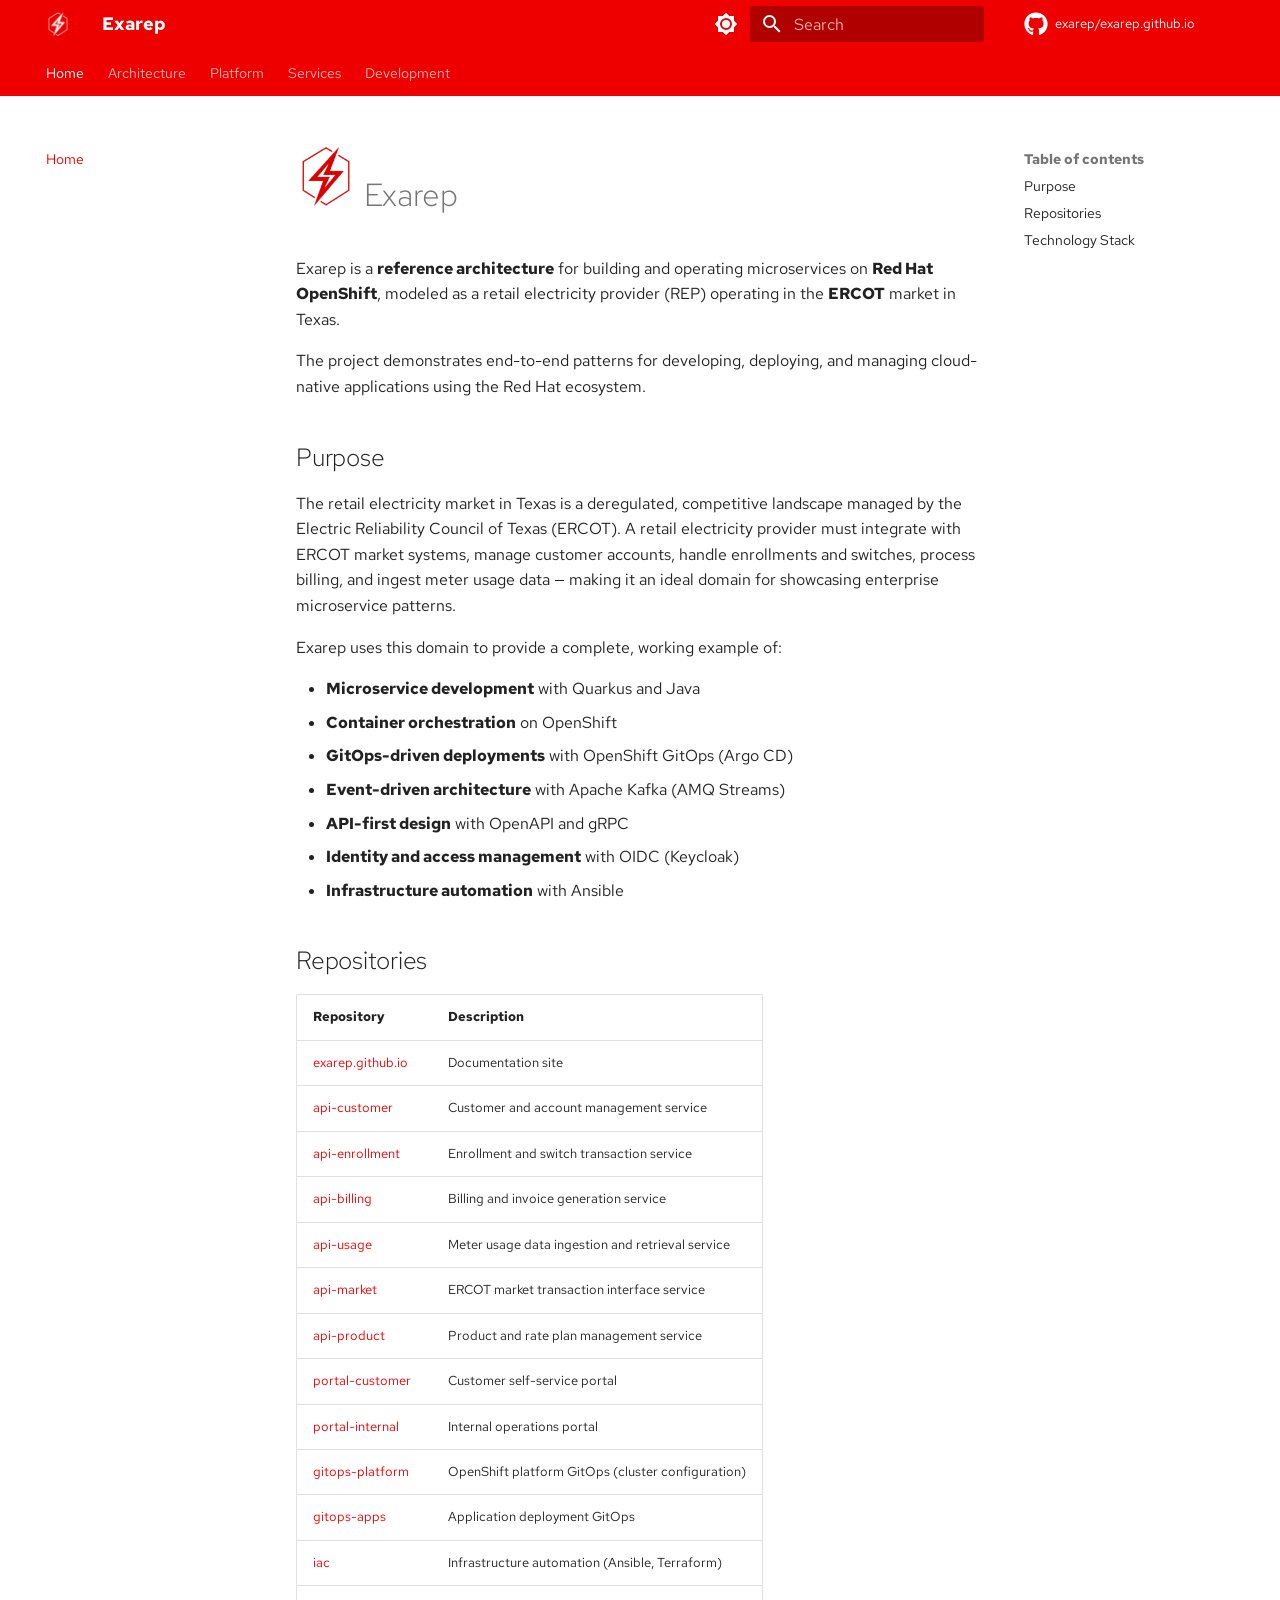
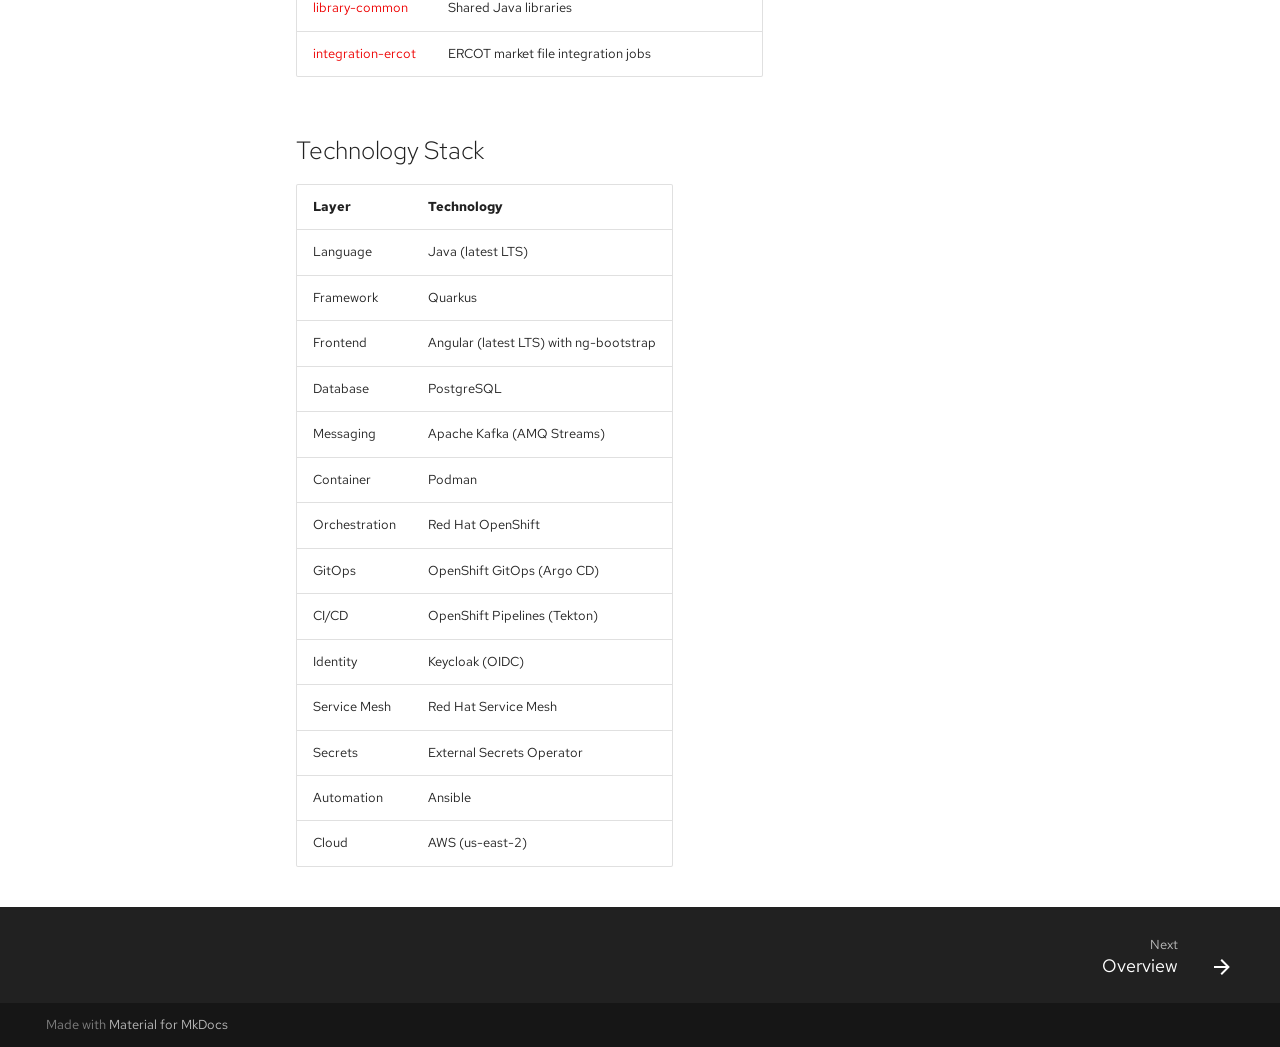
<file: index.html>
<!doctype html>
<html lang="en" class="no-js">
  <head>
    
      <meta charset="utf-8">
      <meta name="viewport" content="width=device-width,initial-scale=1">
      
        <meta name="description" content="Reference architecture for running microservices on OpenShift — modeled as a retail electricity provider in ERCOT, Texas.">
      
      
      
        <link rel="canonical" href="https://exarep.github.io/">
      
      
      
        <link rel="next" href="architecture/">
      
      
        
      
      
      <link rel="icon" href="assets/images/exarep-logo.png">
      <meta name="generator" content="mkdocs-1.6.1, mkdocs-material-9.7.7">
    
    
      
        <title>Exarep</title>
      
    
    
      <link rel="stylesheet" href="assets/stylesheets/main.ec1eaa64.min.css">
      
        
        <link rel="stylesheet" href="assets/stylesheets/palette.ab4e12ef.min.css">
      
      


    
    
      
    
    
      
        
        
        <link rel="preconnect" href="https://fonts.gstatic.com" crossorigin>
        <link rel="stylesheet" href="https://fonts.googleapis.com/css?family=Red+Hat+Text:300,300i,400,400i,700,700i%7CRed+Hat+Mono:400,400i,700,700i&display=fallback">
        <style>:root{--md-text-font:"Red Hat Text";--md-code-font:"Red Hat Mono"}</style>
      
    
    
      <link rel="stylesheet" href="assets/stylesheets/extra.css">
    
    <script>__md_scope=new URL(".",location),__md_hash=e=>[...e].reduce(((e,_)=>(e<<5)-e+_.charCodeAt(0)),0),__md_get=(e,_=localStorage,t=__md_scope)=>JSON.parse(_.getItem(t.pathname+"."+e)),__md_set=(e,_,t=localStorage,a=__md_scope)=>{try{t.setItem(a.pathname+"."+e,JSON.stringify(_))}catch(e){}}</script>
    
      

    
    
  </head>
  
  
    
    
      
    
    
    
    
    <body dir="ltr" data-md-color-scheme="default" data-md-color-primary="custom" data-md-color-accent="custom">
  
    
    <input class="md-toggle" data-md-toggle="drawer" type="checkbox" id="__drawer" autocomplete="off">
    <input class="md-toggle" data-md-toggle="search" type="checkbox" id="__search" autocomplete="off">
    <label class="md-overlay" for="__drawer"></label>
    <div data-md-component="skip">
      
        
        <a href="#exarep" class="md-skip">
          Skip to content
        </a>
      
    </div>
    <div data-md-component="announce">
      
    </div>
    
    
      

<header class="md-header" data-md-component="header">
  <nav class="md-header__inner md-grid" aria-label="Header">
    <a href="." title="Exarep" class="md-header__button md-logo" aria-label="Exarep" data-md-component="logo">
      
  <img src="assets/images/exarep-logo.png" alt="logo">

    </a>
    <label class="md-header__button md-icon" for="__drawer">
      
      <svg xmlns="http://www.w3.org/2000/svg" viewBox="0 0 24 24"><path d="M3 6h18v2H3zm0 5h18v2H3zm0 5h18v2H3z"/></svg>
    </label>
    <div class="md-header__title" data-md-component="header-title">
      <div class="md-header__ellipsis">
        <div class="md-header__topic">
          <span class="md-ellipsis">
            Exarep
          </span>
        </div>
        <div class="md-header__topic" data-md-component="header-topic">
          <span class="md-ellipsis">
            
              Home
            
          </span>
        </div>
      </div>
    </div>
    
      
        <form class="md-header__option" data-md-component="palette">
  
    
    
    
    <input class="md-option" data-md-color-media="" data-md-color-scheme="default" data-md-color-primary="custom" data-md-color-accent="custom"  aria-label="Switch to dark mode"  type="radio" name="__palette" id="__palette_0">
    
      <label class="md-header__button md-icon" title="Switch to dark mode" for="__palette_1" hidden>
        <svg xmlns="http://www.w3.org/2000/svg" viewBox="0 0 24 24"><path d="M12 8a4 4 0 0 0-4 4 4 4 0 0 0 4 4 4 4 0 0 0 4-4 4 4 0 0 0-4-4m0 10a6 6 0 0 1-6-6 6 6 0 0 1 6-6 6 6 0 0 1 6 6 6 6 0 0 1-6 6m8-9.31V4h-4.69L12 .69 8.69 4H4v4.69L.69 12 4 15.31V20h4.69L12 23.31 15.31 20H20v-4.69L23.31 12z"/></svg>
      </label>
    
  
    
    
    
    <input class="md-option" data-md-color-media="" data-md-color-scheme="slate" data-md-color-primary="custom" data-md-color-accent="custom"  aria-label="Switch to light mode"  type="radio" name="__palette" id="__palette_1">
    
      <label class="md-header__button md-icon" title="Switch to light mode" for="__palette_0" hidden>
        <svg xmlns="http://www.w3.org/2000/svg" viewBox="0 0 24 24"><path d="M12 18c-.89 0-1.74-.2-2.5-.55C11.56 16.5 13 14.42 13 12s-1.44-4.5-3.5-5.45C10.26 6.2 11.11 6 12 6a6 6 0 0 1 6 6 6 6 0 0 1-6 6m8-9.31V4h-4.69L12 .69 8.69 4H4v4.69L.69 12 4 15.31V20h4.69L12 23.31 15.31 20H20v-4.69L23.31 12z"/></svg>
      </label>
    
  
</form>
      
    
    
      <script>var palette=__md_get("__palette");if(palette&&palette.color){if("(prefers-color-scheme)"===palette.color.media){var media=matchMedia("(prefers-color-scheme: light)"),input=document.querySelector(media.matches?"[data-md-color-media='(prefers-color-scheme: light)']":"[data-md-color-media='(prefers-color-scheme: dark)']");palette.color.media=input.getAttribute("data-md-color-media"),palette.color.scheme=input.getAttribute("data-md-color-scheme"),palette.color.primary=input.getAttribute("data-md-color-primary"),palette.color.accent=input.getAttribute("data-md-color-accent")}for(var[key,value]of Object.entries(palette.color))document.body.setAttribute("data-md-color-"+key,value)}</script>
    
    
    
      
      
        <label class="md-header__button md-icon" for="__search">
          
          <svg xmlns="http://www.w3.org/2000/svg" viewBox="0 0 24 24"><path d="M9.5 3A6.5 6.5 0 0 1 16 9.5c0 1.61-.59 3.09-1.56 4.23l.27.27h.79l5 5-1.5 1.5-5-5v-.79l-.27-.27A6.52 6.52 0 0 1 9.5 16 6.5 6.5 0 0 1 3 9.5 6.5 6.5 0 0 1 9.5 3m0 2C7 5 5 7 5 9.5S7 14 9.5 14 14 12 14 9.5 12 5 9.5 5"/></svg>
        </label>
        <div class="md-search" data-md-component="search" role="dialog">
  <label class="md-search__overlay" for="__search"></label>
  <div class="md-search__inner" role="search">
    <form class="md-search__form" name="search">
      <input type="text" class="md-search__input" name="query" aria-label="Search" placeholder="Search" autocapitalize="off" autocorrect="off" autocomplete="off" spellcheck="false" data-md-component="search-query" required>
      <label class="md-search__icon md-icon" for="__search">
        
        <svg xmlns="http://www.w3.org/2000/svg" viewBox="0 0 24 24"><path d="M9.5 3A6.5 6.5 0 0 1 16 9.5c0 1.61-.59 3.09-1.56 4.23l.27.27h.79l5 5-1.5 1.5-5-5v-.79l-.27-.27A6.52 6.52 0 0 1 9.5 16 6.5 6.5 0 0 1 3 9.5 6.5 6.5 0 0 1 9.5 3m0 2C7 5 5 7 5 9.5S7 14 9.5 14 14 12 14 9.5 12 5 9.5 5"/></svg>
        
        <svg xmlns="http://www.w3.org/2000/svg" viewBox="0 0 24 24"><path d="M20 11v2H8l5.5 5.5-1.42 1.42L4.16 12l7.92-7.92L13.5 5.5 8 11z"/></svg>
      </label>
      <nav class="md-search__options" aria-label="Search">
        
        <button type="reset" class="md-search__icon md-icon" title="Clear" aria-label="Clear" tabindex="-1">
          
          <svg xmlns="http://www.w3.org/2000/svg" viewBox="0 0 24 24"><path d="M19 6.41 17.59 5 12 10.59 6.41 5 5 6.41 10.59 12 5 17.59 6.41 19 12 13.41 17.59 19 19 17.59 13.41 12z"/></svg>
        </button>
      </nav>
      
        <div class="md-search__suggest" data-md-component="search-suggest"></div>
      
    </form>
    <div class="md-search__output">
      <div class="md-search__scrollwrap" tabindex="0" data-md-scrollfix>
        <div class="md-search-result" data-md-component="search-result">
          <div class="md-search-result__meta">
            Initializing search
          </div>
          <ol class="md-search-result__list" role="presentation"></ol>
        </div>
      </div>
    </div>
  </div>
</div>
      
    
    
      <div class="md-header__source">
        <a href="https://github.com/exarep/exarep.github.io" title="Go to repository" class="md-source" data-md-component="source">
  <div class="md-source__icon md-icon">
    
    <svg xmlns="http://www.w3.org/2000/svg" viewBox="0 0 512 512"><!--! Font Awesome Free 7.1.0 by @fontawesome - https://fontawesome.com License - https://fontawesome.com/license/free (Icons: CC BY 4.0, Fonts: SIL OFL 1.1, Code: MIT License) Copyright 2025 Fonticons, Inc.--><path d="M173.9 397.4c0 2-2.3 3.6-5.2 3.6-3.3.3-5.6-1.3-5.6-3.6 0-2 2.3-3.6 5.2-3.6 3-.3 5.6 1.3 5.6 3.6m-31.1-4.5c-.7 2 1.3 4.3 4.3 4.9 2.6 1 5.6 0 6.2-2s-1.3-4.3-4.3-5.2c-2.6-.7-5.5.3-6.2 2.3m44.2-1.7c-2.9.7-4.9 2.6-4.6 4.9.3 2 2.9 3.3 5.9 2.6 2.9-.7 4.9-2.6 4.6-4.6-.3-1.9-3-3.2-5.9-2.9M252.8 8C114.1 8 8 113.3 8 252c0 110.9 69.8 205.8 169.5 239.2 12.8 2.3 17.3-5.6 17.3-12.1 0-6.2-.3-40.4-.3-61.4 0 0-70 15-84.7-29.8 0 0-11.4-29.1-27.8-36.6 0 0-22.9-15.7 1.6-15.4 0 0 24.9 2 38.6 25.8 21.9 38.6 58.6 27.5 72.9 20.9 2.3-16 8.8-27.1 16-33.7-55.9-6.2-112.3-14.3-112.3-110.5 0-27.5 7.6-41.3 23.6-58.9-2.6-6.5-11.1-33.3 2.6-67.9 20.9-6.5 69 27 69 27 20-5.6 41.5-8.5 62.8-8.5s42.8 2.9 62.8 8.5c0 0 48.1-33.6 69-27 13.7 34.7 5.2 61.4 2.6 67.9 16 17.7 25.8 31.5 25.8 58.9 0 96.5-58.9 104.2-114.8 110.5 9.2 7.9 17 22.9 17 46.4 0 33.7-.3 75.4-.3 83.6 0 6.5 4.6 14.4 17.3 12.1C436.2 457.8 504 362.9 504 252 504 113.3 391.5 8 252.8 8M105.2 352.9c-1.3 1-1 3.3.7 5.2 1.6 1.6 3.9 2.3 5.2 1 1.3-1 1-3.3-.7-5.2-1.6-1.6-3.9-2.3-5.2-1m-10.8-8.1c-.7 1.3.3 2.9 2.3 3.9 1.6 1 3.6.7 4.3-.7.7-1.3-.3-2.9-2.3-3.9-2-.6-3.6-.3-4.3.7m32.4 35.6c-1.6 1.3-1 4.3 1.3 6.2 2.3 2.3 5.2 2.6 6.5 1 1.3-1.3.7-4.3-1.3-6.2-2.2-2.3-5.2-2.6-6.5-1m-11.4-14.7c-1.6 1-1.6 3.6 0 5.9s4.3 3.3 5.6 2.3c1.6-1.3 1.6-3.9 0-6.2-1.4-2.3-4-3.3-5.6-2"/></svg>
  </div>
  <div class="md-source__repository">
    exarep/exarep.github.io
  </div>
</a>
      </div>
    
  </nav>
  
</header>
    
    <div class="md-container" data-md-component="container">
      
      
        
          
            
<nav class="md-tabs" aria-label="Tabs" data-md-component="tabs">
  <div class="md-grid">
    <ul class="md-tabs__list">
      
        
  
  
  
    
  
  
    <li class="md-tabs__item md-tabs__item--active">
      <a href="." class="md-tabs__link">
        
  
  
    
  
  Home

      </a>
    </li>
  

      
        
  
  
  
  
    
    
      <li class="md-tabs__item">
        <a href="architecture/" class="md-tabs__link">
          
  
  
  Architecture

        </a>
      </li>
    
  

      
        
  
  
  
  
    
    
      <li class="md-tabs__item">
        <a href="platform/" class="md-tabs__link">
          
  
  
  Platform

        </a>
      </li>
    
  

      
        
  
  
  
  
    
    
      <li class="md-tabs__item">
        <a href="services/" class="md-tabs__link">
          
  
  
  Services

        </a>
      </li>
    
  

      
        
  
  
  
  
    
    
      <li class="md-tabs__item">
        <a href="development/" class="md-tabs__link">
          
  
  
  Development

        </a>
      </li>
    
  

      
    </ul>
  </div>
</nav>
          
        
      
      <main class="md-main" data-md-component="main">
        <div class="md-main__inner md-grid">
          
            
              
              <div class="md-sidebar md-sidebar--primary" data-md-component="sidebar" data-md-type="navigation" >
                <div class="md-sidebar__scrollwrap">
                  <div class="md-sidebar__inner">
                    


  


<nav class="md-nav md-nav--primary md-nav--lifted" aria-label="Navigation" data-md-level="0">
  <label class="md-nav__title" for="__drawer">
    <a href="." title="Exarep" class="md-nav__button md-logo" aria-label="Exarep" data-md-component="logo">
      
  <img src="assets/images/exarep-logo.png" alt="logo">

    </a>
    Exarep
  </label>
  
    <div class="md-nav__source">
      <a href="https://github.com/exarep/exarep.github.io" title="Go to repository" class="md-source" data-md-component="source">
  <div class="md-source__icon md-icon">
    
    <svg xmlns="http://www.w3.org/2000/svg" viewBox="0 0 512 512"><!--! Font Awesome Free 7.1.0 by @fontawesome - https://fontawesome.com License - https://fontawesome.com/license/free (Icons: CC BY 4.0, Fonts: SIL OFL 1.1, Code: MIT License) Copyright 2025 Fonticons, Inc.--><path d="M173.9 397.4c0 2-2.3 3.6-5.2 3.6-3.3.3-5.6-1.3-5.6-3.6 0-2 2.3-3.6 5.2-3.6 3-.3 5.6 1.3 5.6 3.6m-31.1-4.5c-.7 2 1.3 4.3 4.3 4.9 2.6 1 5.6 0 6.2-2s-1.3-4.3-4.3-5.2c-2.6-.7-5.5.3-6.2 2.3m44.2-1.7c-2.9.7-4.9 2.6-4.6 4.9.3 2 2.9 3.3 5.9 2.6 2.9-.7 4.9-2.6 4.6-4.6-.3-1.9-3-3.2-5.9-2.9M252.8 8C114.1 8 8 113.3 8 252c0 110.9 69.8 205.8 169.5 239.2 12.8 2.3 17.3-5.6 17.3-12.1 0-6.2-.3-40.4-.3-61.4 0 0-70 15-84.7-29.8 0 0-11.4-29.1-27.8-36.6 0 0-22.9-15.7 1.6-15.4 0 0 24.9 2 38.6 25.8 21.9 38.6 58.6 27.5 72.9 20.9 2.3-16 8.8-27.1 16-33.7-55.9-6.2-112.3-14.3-112.3-110.5 0-27.5 7.6-41.3 23.6-58.9-2.6-6.5-11.1-33.3 2.6-67.9 20.9-6.5 69 27 69 27 20-5.6 41.5-8.5 62.8-8.5s42.8 2.9 62.8 8.5c0 0 48.1-33.6 69-27 13.7 34.7 5.2 61.4 2.6 67.9 16 17.7 25.8 31.5 25.8 58.9 0 96.5-58.9 104.2-114.8 110.5 9.2 7.9 17 22.9 17 46.4 0 33.7-.3 75.4-.3 83.6 0 6.5 4.6 14.4 17.3 12.1C436.2 457.8 504 362.9 504 252 504 113.3 391.5 8 252.8 8M105.2 352.9c-1.3 1-1 3.3.7 5.2 1.6 1.6 3.9 2.3 5.2 1 1.3-1 1-3.3-.7-5.2-1.6-1.6-3.9-2.3-5.2-1m-10.8-8.1c-.7 1.3.3 2.9 2.3 3.9 1.6 1 3.6.7 4.3-.7.7-1.3-.3-2.9-2.3-3.9-2-.6-3.6-.3-4.3.7m32.4 35.6c-1.6 1.3-1 4.3 1.3 6.2 2.3 2.3 5.2 2.6 6.5 1 1.3-1.3.7-4.3-1.3-6.2-2.2-2.3-5.2-2.6-6.5-1m-11.4-14.7c-1.6 1-1.6 3.6 0 5.9s4.3 3.3 5.6 2.3c1.6-1.3 1.6-3.9 0-6.2-1.4-2.3-4-3.3-5.6-2"/></svg>
  </div>
  <div class="md-source__repository">
    exarep/exarep.github.io
  </div>
</a>
    </div>
  
  <ul class="md-nav__list" data-md-scrollfix>
    
      
      
  
  
    
  
  
  
    <li class="md-nav__item md-nav__item--active">
      
      <input class="md-nav__toggle md-toggle" type="checkbox" id="__toc">
      
      
        
      
      
        <label class="md-nav__link md-nav__link--active" for="__toc">
          
  
  
  <span class="md-ellipsis">
    
  
    Home
  

    
  </span>
  
  

          <span class="md-nav__icon md-icon"></span>
        </label>
      
      <a href="." class="md-nav__link md-nav__link--active">
        
  
  
  <span class="md-ellipsis">
    
  
    Home
  

    
  </span>
  
  

      </a>
      
        

<nav class="md-nav md-nav--secondary" aria-label="Table of contents">
  
  
  
    
  
  
    <label class="md-nav__title" for="__toc">
      <span class="md-nav__icon md-icon"></span>
      Table of contents
    </label>
    <ul class="md-nav__list" data-md-component="toc" data-md-scrollfix>
      
        <li class="md-nav__item">
  <a href="#purpose" class="md-nav__link">
    <span class="md-ellipsis">
      
        Purpose
      
    </span>
  </a>
  
</li>
      
        <li class="md-nav__item">
  <a href="#repositories" class="md-nav__link">
    <span class="md-ellipsis">
      
        Repositories
      
    </span>
  </a>
  
</li>
      
        <li class="md-nav__item">
  <a href="#technology-stack" class="md-nav__link">
    <span class="md-ellipsis">
      
        Technology Stack
      
    </span>
  </a>
  
</li>
      
    </ul>
  
</nav>
      
    </li>
  

    
      
      
  
  
  
  
    
    
    
    
      
      
        
      
    
    
    <li class="md-nav__item md-nav__item--nested">
      
        
        
          
        
        <input class="md-nav__toggle md-toggle md-toggle--indeterminate" type="checkbox" id="__nav_2" >
        
          
          <label class="md-nav__link" for="__nav_2" id="__nav_2_label" tabindex="0">
            
  
  
  <span class="md-ellipsis">
    
  
    Architecture
  

    
  </span>
  
  

            <span class="md-nav__icon md-icon"></span>
          </label>
        
        <nav class="md-nav" data-md-level="1" aria-labelledby="__nav_2_label" aria-expanded="false">
          <label class="md-nav__title" for="__nav_2">
            <span class="md-nav__icon md-icon"></span>
            
  
    Architecture
  

          </label>
          <ul class="md-nav__list" data-md-scrollfix>
            
              
                
  
  
  
  
    <li class="md-nav__item">
      <a href="architecture/" class="md-nav__link">
        
  
  
  <span class="md-ellipsis">
    
  
    Overview
  

    
  </span>
  
  

      </a>
    </li>
  

              
            
              
                
  
  
  
  
    <li class="md-nav__item">
      <a href="architecture/microservices/" class="md-nav__link">
        
  
  
  <span class="md-ellipsis">
    
  
    Microservices
  

    
  </span>
  
  

      </a>
    </li>
  

              
            
              
                
  
  
  
  
    <li class="md-nav__item">
      <a href="architecture/domain-model/" class="md-nav__link">
        
  
  
  <span class="md-ellipsis">
    
  
    Domain Model
  

    
  </span>
  
  

      </a>
    </li>
  

              
            
          </ul>
        </nav>
      
    </li>
  

    
      
      
  
  
  
  
    
    
    
    
      
      
        
      
    
    
    <li class="md-nav__item md-nav__item--nested">
      
        
        
          
        
        <input class="md-nav__toggle md-toggle md-toggle--indeterminate" type="checkbox" id="__nav_3" >
        
          
          <label class="md-nav__link" for="__nav_3" id="__nav_3_label" tabindex="0">
            
  
  
  <span class="md-ellipsis">
    
  
    Platform
  

    
  </span>
  
  

            <span class="md-nav__icon md-icon"></span>
          </label>
        
        <nav class="md-nav" data-md-level="1" aria-labelledby="__nav_3_label" aria-expanded="false">
          <label class="md-nav__title" for="__nav_3">
            <span class="md-nav__icon md-icon"></span>
            
  
    Platform
  

          </label>
          <ul class="md-nav__list" data-md-scrollfix>
            
              
                
  
  
  
  
    <li class="md-nav__item">
      <a href="platform/" class="md-nav__link">
        
  
  
  <span class="md-ellipsis">
    
  
    Overview
  

    
  </span>
  
  

      </a>
    </li>
  

              
            
              
                
  
  
  
  
    <li class="md-nav__item">
      <a href="platform/openshift/" class="md-nav__link">
        
  
  
  <span class="md-ellipsis">
    
  
    OpenShift
  

    
  </span>
  
  

      </a>
    </li>
  

              
            
              
                
  
  
  
  
    <li class="md-nav__item">
      <a href="platform/gitops/" class="md-nav__link">
        
  
  
  <span class="md-ellipsis">
    
  
    GitOps
  

    
  </span>
  
  

      </a>
    </li>
  

              
            
              
                
  
  
  
  
    <li class="md-nav__item">
      <a href="platform/observability/" class="md-nav__link">
        
  
  
  <span class="md-ellipsis">
    
  
    Observability
  

    
  </span>
  
  

      </a>
    </li>
  

              
            
          </ul>
        </nav>
      
    </li>
  

    
      
      
  
  
  
  
    
    
    
    
      
      
        
      
    
    
    <li class="md-nav__item md-nav__item--nested">
      
        
        
          
        
        <input class="md-nav__toggle md-toggle md-toggle--indeterminate" type="checkbox" id="__nav_4" >
        
          
          <label class="md-nav__link" for="__nav_4" id="__nav_4_label" tabindex="0">
            
  
  
  <span class="md-ellipsis">
    
  
    Services
  

    
  </span>
  
  

            <span class="md-nav__icon md-icon"></span>
          </label>
        
        <nav class="md-nav" data-md-level="1" aria-labelledby="__nav_4_label" aria-expanded="false">
          <label class="md-nav__title" for="__nav_4">
            <span class="md-nav__icon md-icon"></span>
            
  
    Services
  

          </label>
          <ul class="md-nav__list" data-md-scrollfix>
            
              
                
  
  
  
  
    <li class="md-nav__item">
      <a href="services/" class="md-nav__link">
        
  
  
  <span class="md-ellipsis">
    
  
    Overview
  

    
  </span>
  
  

      </a>
    </li>
  

              
            
          </ul>
        </nav>
      
    </li>
  

    
      
      
  
  
  
  
    
    
    
    
      
      
        
      
    
    
    <li class="md-nav__item md-nav__item--nested">
      
        
        
          
        
        <input class="md-nav__toggle md-toggle md-toggle--indeterminate" type="checkbox" id="__nav_5" >
        
          
          <label class="md-nav__link" for="__nav_5" id="__nav_5_label" tabindex="0">
            
  
  
  <span class="md-ellipsis">
    
  
    Development
  

    
  </span>
  
  

            <span class="md-nav__icon md-icon"></span>
          </label>
        
        <nav class="md-nav" data-md-level="1" aria-labelledby="__nav_5_label" aria-expanded="false">
          <label class="md-nav__title" for="__nav_5">
            <span class="md-nav__icon md-icon"></span>
            
  
    Development
  

          </label>
          <ul class="md-nav__list" data-md-scrollfix>
            
              
                
  
  
  
  
    <li class="md-nav__item">
      <a href="development/" class="md-nav__link">
        
  
  
  <span class="md-ellipsis">
    
  
    Overview
  

    
  </span>
  
  

      </a>
    </li>
  

              
            
              
                
  
  
  
  
    <li class="md-nav__item">
      <a href="development/getting-started/" class="md-nav__link">
        
  
  
  <span class="md-ellipsis">
    
  
    Getting Started
  

    
  </span>
  
  

      </a>
    </li>
  

              
            
              
                
  
  
  
  
    <li class="md-nav__item">
      <a href="development/conventions/" class="md-nav__link">
        
  
  
  <span class="md-ellipsis">
    
  
    Conventions
  

    
  </span>
  
  

      </a>
    </li>
  

              
            
          </ul>
        </nav>
      
    </li>
  

    
  </ul>
</nav>
                  </div>
                </div>
              </div>
            
            
              
              <div class="md-sidebar md-sidebar--secondary" data-md-component="sidebar" data-md-type="toc" >
                <div class="md-sidebar__scrollwrap">
                  <div class="md-sidebar__inner">
                    

<nav class="md-nav md-nav--secondary" aria-label="Table of contents">
  
  
  
    
  
  
    <label class="md-nav__title" for="__toc">
      <span class="md-nav__icon md-icon"></span>
      Table of contents
    </label>
    <ul class="md-nav__list" data-md-component="toc" data-md-scrollfix>
      
        <li class="md-nav__item">
  <a href="#purpose" class="md-nav__link">
    <span class="md-ellipsis">
      
        Purpose
      
    </span>
  </a>
  
</li>
      
        <li class="md-nav__item">
  <a href="#repositories" class="md-nav__link">
    <span class="md-ellipsis">
      
        Repositories
      
    </span>
  </a>
  
</li>
      
        <li class="md-nav__item">
  <a href="#technology-stack" class="md-nav__link">
    <span class="md-ellipsis">
      
        Technology Stack
      
    </span>
  </a>
  
</li>
      
    </ul>
  
</nav>
                  </div>
                </div>
              </div>
            
          
          
            <div class="md-content" data-md-component="content">
              
                



  


              
              <article class="md-content__inner md-typeset">
                
                  


  
  


<h1 id="exarep"><img alt="Exarep" src="assets/images/exarep-logo.png" width="60" /> Exarep<a class="headerlink" href="#exarep" title="Permanent link">&para;</a></h1>
<p>Exarep is a <strong>reference architecture</strong> for building and operating microservices on <strong>Red Hat OpenShift</strong>, modeled as a retail electricity provider (REP) operating in the <strong>ERCOT</strong> market in Texas.</p>
<p>The project demonstrates end-to-end patterns for developing, deploying, and managing cloud-native applications using the Red Hat ecosystem.</p>
<h2 id="purpose">Purpose<a class="headerlink" href="#purpose" title="Permanent link">&para;</a></h2>
<p>The retail electricity market in Texas is a deregulated, competitive landscape managed by the Electric Reliability Council of Texas (ERCOT). A retail electricity provider must integrate with ERCOT market systems, manage customer accounts, handle enrollments and switches, process billing, and ingest meter usage data — making it an ideal domain for showcasing enterprise microservice patterns.</p>
<p>Exarep uses this domain to provide a complete, working example of:</p>
<ul>
<li><strong>Microservice development</strong> with Quarkus and Java</li>
<li><strong>Container orchestration</strong> on OpenShift</li>
<li><strong>GitOps-driven deployments</strong> with OpenShift GitOps (Argo CD)</li>
<li><strong>Event-driven architecture</strong> with Apache Kafka (AMQ Streams)</li>
<li><strong>API-first design</strong> with OpenAPI and gRPC</li>
<li><strong>Identity and access management</strong> with OIDC (Keycloak)</li>
<li><strong>Infrastructure automation</strong> with Ansible</li>
</ul>
<h2 id="repositories">Repositories<a class="headerlink" href="#repositories" title="Permanent link">&para;</a></h2>
<table>
<thead>
<tr>
<th>Repository</th>
<th>Description</th>
</tr>
</thead>
<tbody>
<tr>
<td><a href="https://github.com/exarep/exarep.github.io">exarep.github.io</a></td>
<td>Documentation site</td>
</tr>
<tr>
<td><a href="https://github.com/exarep/api-customer">api-customer</a></td>
<td>Customer and account management service</td>
</tr>
<tr>
<td><a href="https://github.com/exarep/api-enrollment">api-enrollment</a></td>
<td>Enrollment and switch transaction service</td>
</tr>
<tr>
<td><a href="https://github.com/exarep/api-billing">api-billing</a></td>
<td>Billing and invoice generation service</td>
</tr>
<tr>
<td><a href="https://github.com/exarep/api-usage">api-usage</a></td>
<td>Meter usage data ingestion and retrieval service</td>
</tr>
<tr>
<td><a href="https://github.com/exarep/api-market">api-market</a></td>
<td>ERCOT market transaction interface service</td>
</tr>
<tr>
<td><a href="https://github.com/exarep/api-product">api-product</a></td>
<td>Product and rate plan management service</td>
</tr>
<tr>
<td><a href="https://github.com/exarep/portal-customer">portal-customer</a></td>
<td>Customer self-service portal</td>
</tr>
<tr>
<td><a href="https://github.com/exarep/portal-internal">portal-internal</a></td>
<td>Internal operations portal</td>
</tr>
<tr>
<td><a href="https://github.com/exarep/gitops-platform">gitops-platform</a></td>
<td>OpenShift platform GitOps (cluster configuration)</td>
</tr>
<tr>
<td><a href="https://github.com/exarep/gitops-apps">gitops-apps</a></td>
<td>Application deployment GitOps</td>
</tr>
<tr>
<td><a href="https://github.com/exarep/iac">iac</a></td>
<td>Infrastructure automation (Ansible, Terraform)</td>
</tr>
<tr>
<td><a href="https://github.com/exarep/library-common">library-common</a></td>
<td>Shared Java libraries</td>
</tr>
<tr>
<td><a href="https://github.com/exarep/integration-ercot">integration-ercot</a></td>
<td>ERCOT market file integration jobs</td>
</tr>
</tbody>
</table>
<h2 id="technology-stack">Technology Stack<a class="headerlink" href="#technology-stack" title="Permanent link">&para;</a></h2>
<table>
<thead>
<tr>
<th>Layer</th>
<th>Technology</th>
</tr>
</thead>
<tbody>
<tr>
<td>Language</td>
<td>Java (latest LTS)</td>
</tr>
<tr>
<td>Framework</td>
<td>Quarkus</td>
</tr>
<tr>
<td>Frontend</td>
<td>Angular (latest LTS) with ng-bootstrap</td>
</tr>
<tr>
<td>Database</td>
<td>PostgreSQL</td>
</tr>
<tr>
<td>Messaging</td>
<td>Apache Kafka (AMQ Streams)</td>
</tr>
<tr>
<td>Container</td>
<td>Podman</td>
</tr>
<tr>
<td>Orchestration</td>
<td>Red Hat OpenShift</td>
</tr>
<tr>
<td>GitOps</td>
<td>OpenShift GitOps (Argo CD)</td>
</tr>
<tr>
<td>CI/CD</td>
<td>OpenShift Pipelines (Tekton)</td>
</tr>
<tr>
<td>Identity</td>
<td>Keycloak (OIDC)</td>
</tr>
<tr>
<td>Service Mesh</td>
<td>Red Hat Service Mesh</td>
</tr>
<tr>
<td>Secrets</td>
<td>External Secrets Operator</td>
</tr>
<tr>
<td>Automation</td>
<td>Ansible</td>
</tr>
<tr>
<td>Cloud</td>
<td>AWS (us-east-2)</td>
</tr>
</tbody>
</table>












                
              </article>
            </div>
          
          
<script>var target=document.getElementById(location.hash.slice(1));target&&target.name&&(target.checked=target.name.startsWith("__tabbed_"))</script>
        </div>
        
          <button type="button" class="md-top md-icon" data-md-component="top" hidden>
  
  <svg xmlns="http://www.w3.org/2000/svg" viewBox="0 0 24 24"><path d="M13 20h-2V8l-5.5 5.5-1.42-1.42L12 4.16l7.92 7.92-1.42 1.42L13 8z"/></svg>
  Back to top
</button>
        
      </main>
      
        <footer class="md-footer">
  
    
      
      <nav class="md-footer__inner md-grid" aria-label="Footer" >
        
        
          
          <a href="architecture/" class="md-footer__link md-footer__link--next" aria-label="Next: Overview">
            <div class="md-footer__title">
              <span class="md-footer__direction">
                Next
              </span>
              <div class="md-ellipsis">
                Overview
              </div>
            </div>
            <div class="md-footer__button md-icon">
              
              <svg xmlns="http://www.w3.org/2000/svg" viewBox="0 0 24 24"><path d="M4 11v2h12l-5.5 5.5 1.42 1.42L19.84 12l-7.92-7.92L10.5 5.5 16 11z"/></svg>
            </div>
          </a>
        
      </nav>
    
  
  <div class="md-footer-meta md-typeset">
    <div class="md-footer-meta__inner md-grid">
      <div class="md-copyright">
  
  
    Made with
    <a href="https://squidfunk.github.io/mkdocs-material/" target="_blank" rel="noopener">
      Material for MkDocs
    </a>
  
</div>
      
    </div>
  </div>
</footer>
      
    </div>
    <div class="md-dialog" data-md-component="dialog">
      <div class="md-dialog__inner md-typeset"></div>
    </div>
    
    
    
      
      
      <script id="__config" type="application/json">{"annotate": null, "base": ".", "features": ["navigation.tabs", "navigation.sections", "navigation.expand", "navigation.path", "navigation.top", "navigation.footer", "toc.follow", "search.suggest", "search.highlight", "content.code.copy", "content.code.annotate"], "search": "assets/javascripts/workers/search.2c215733.min.js", "tags": null, "translations": {"clipboard.copied": "Copied to clipboard", "clipboard.copy": "Copy to clipboard", "search.result.more.one": "1 more on this page", "search.result.more.other": "# more on this page", "search.result.none": "No matching documents", "search.result.one": "1 matching document", "search.result.other": "# matching documents", "search.result.placeholder": "Type to start searching", "search.result.term.missing": "Missing", "select.version": "Select version"}, "version": null}</script>
    
    
      <script src="assets/javascripts/bundle.d7400e89.min.js"></script>
      
    
  </body>
</html>
</file>
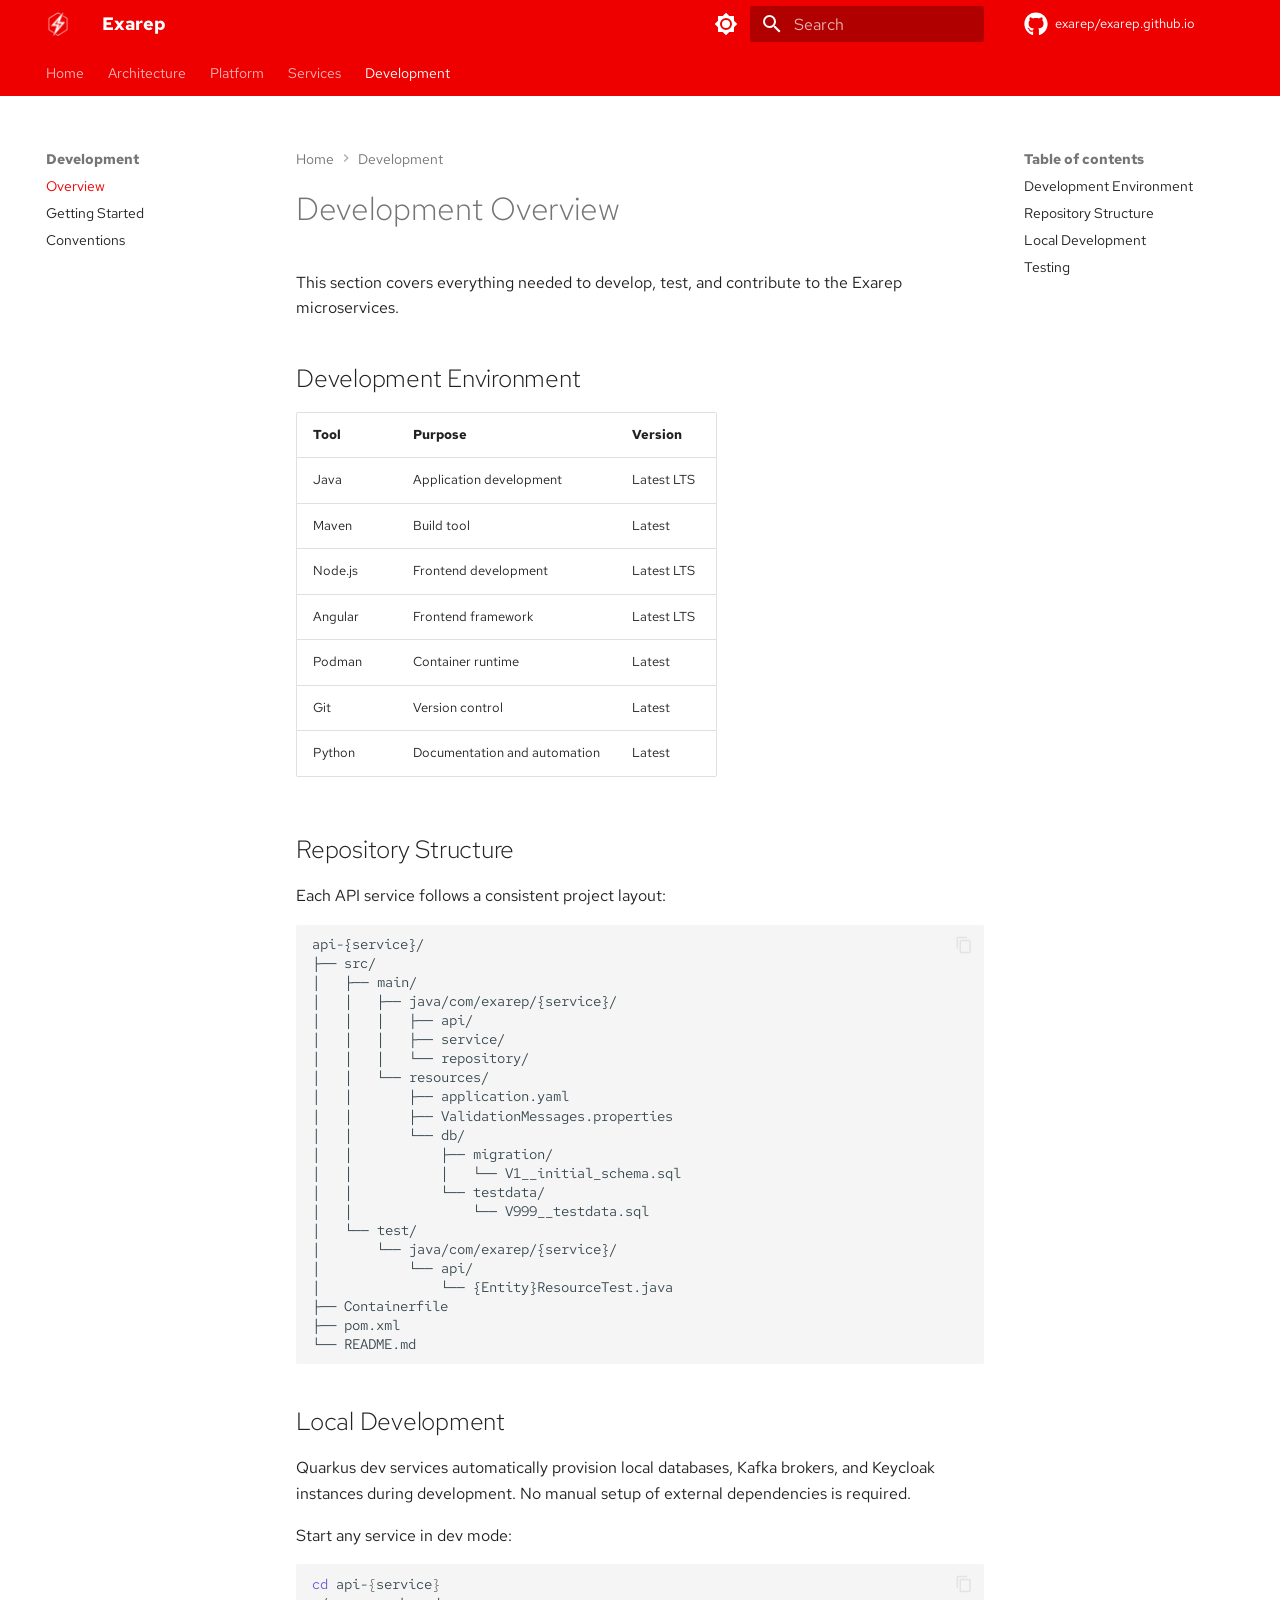
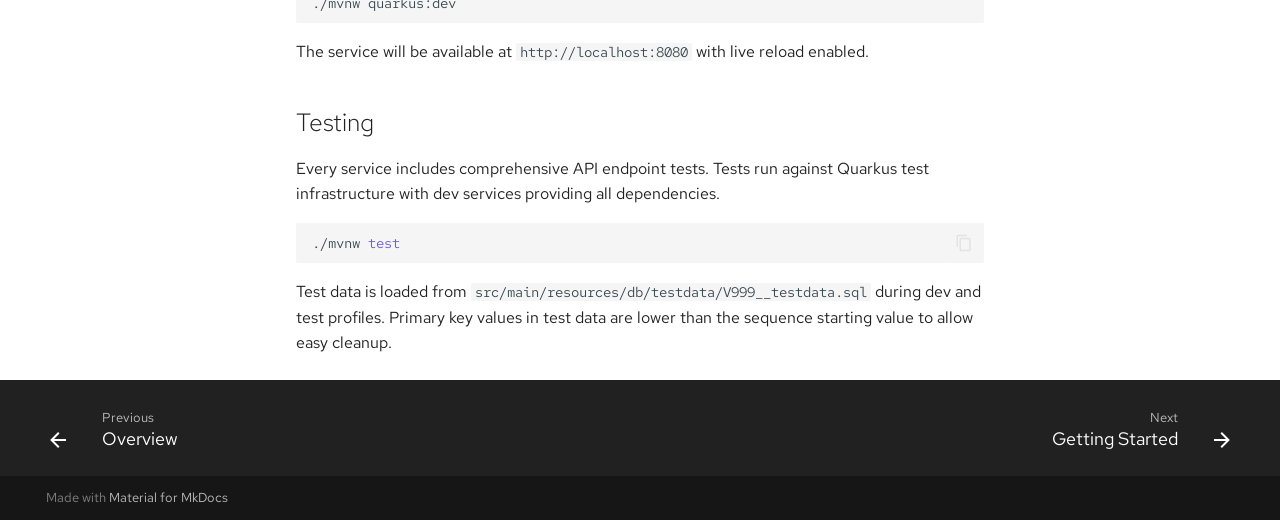
<file: development/index.html>
<!doctype html>
<html lang="en" class="no-js">
  <head>
    
      <meta charset="utf-8">
      <meta name="viewport" content="width=device-width,initial-scale=1">
      
        <meta name="description" content="Reference architecture for running microservices on OpenShift — modeled as a retail electricity provider in ERCOT, Texas.">
      
      
      
        <link rel="canonical" href="https://exarep.github.io/development/">
      
      
        <link rel="prev" href="../services/">
      
      
        <link rel="next" href="getting-started/">
      
      
        
      
      
      <link rel="icon" href="../assets/images/exarep-logo.png">
      <meta name="generator" content="mkdocs-1.6.1, mkdocs-material-9.7.7">
    
    
      
        <title>Overview - Exarep</title>
      
    
    
      <link rel="stylesheet" href="../assets/stylesheets/main.ec1eaa64.min.css">
      
        
        <link rel="stylesheet" href="../assets/stylesheets/palette.ab4e12ef.min.css">
      
      


    
    
      
    
    
      
        
        
        <link rel="preconnect" href="https://fonts.gstatic.com" crossorigin>
        <link rel="stylesheet" href="https://fonts.googleapis.com/css?family=Red+Hat+Text:300,300i,400,400i,700,700i%7CRed+Hat+Mono:400,400i,700,700i&display=fallback">
        <style>:root{--md-text-font:"Red Hat Text";--md-code-font:"Red Hat Mono"}</style>
      
    
    
      <link rel="stylesheet" href="../assets/stylesheets/extra.css">
    
    <script>__md_scope=new URL("..",location),__md_hash=e=>[...e].reduce(((e,_)=>(e<<5)-e+_.charCodeAt(0)),0),__md_get=(e,_=localStorage,t=__md_scope)=>JSON.parse(_.getItem(t.pathname+"."+e)),__md_set=(e,_,t=localStorage,a=__md_scope)=>{try{t.setItem(a.pathname+"."+e,JSON.stringify(_))}catch(e){}}</script>
    
      

    
    
  </head>
  
  
    
    
      
    
    
    
    
    <body dir="ltr" data-md-color-scheme="default" data-md-color-primary="custom" data-md-color-accent="custom">
  
    
    <input class="md-toggle" data-md-toggle="drawer" type="checkbox" id="__drawer" autocomplete="off">
    <input class="md-toggle" data-md-toggle="search" type="checkbox" id="__search" autocomplete="off">
    <label class="md-overlay" for="__drawer"></label>
    <div data-md-component="skip">
      
        
        <a href="#development-overview" class="md-skip">
          Skip to content
        </a>
      
    </div>
    <div data-md-component="announce">
      
    </div>
    
    
      

<header class="md-header" data-md-component="header">
  <nav class="md-header__inner md-grid" aria-label="Header">
    <a href=".." title="Exarep" class="md-header__button md-logo" aria-label="Exarep" data-md-component="logo">
      
  <img src="../assets/images/exarep-logo.png" alt="logo">

    </a>
    <label class="md-header__button md-icon" for="__drawer">
      
      <svg xmlns="http://www.w3.org/2000/svg" viewBox="0 0 24 24"><path d="M3 6h18v2H3zm0 5h18v2H3zm0 5h18v2H3z"/></svg>
    </label>
    <div class="md-header__title" data-md-component="header-title">
      <div class="md-header__ellipsis">
        <div class="md-header__topic">
          <span class="md-ellipsis">
            Exarep
          </span>
        </div>
        <div class="md-header__topic" data-md-component="header-topic">
          <span class="md-ellipsis">
            
              Overview
            
          </span>
        </div>
      </div>
    </div>
    
      
        <form class="md-header__option" data-md-component="palette">
  
    
    
    
    <input class="md-option" data-md-color-media="" data-md-color-scheme="default" data-md-color-primary="custom" data-md-color-accent="custom"  aria-label="Switch to dark mode"  type="radio" name="__palette" id="__palette_0">
    
      <label class="md-header__button md-icon" title="Switch to dark mode" for="__palette_1" hidden>
        <svg xmlns="http://www.w3.org/2000/svg" viewBox="0 0 24 24"><path d="M12 8a4 4 0 0 0-4 4 4 4 0 0 0 4 4 4 4 0 0 0 4-4 4 4 0 0 0-4-4m0 10a6 6 0 0 1-6-6 6 6 0 0 1 6-6 6 6 0 0 1 6 6 6 6 0 0 1-6 6m8-9.31V4h-4.69L12 .69 8.69 4H4v4.69L.69 12 4 15.31V20h4.69L12 23.31 15.31 20H20v-4.69L23.31 12z"/></svg>
      </label>
    
  
    
    
    
    <input class="md-option" data-md-color-media="" data-md-color-scheme="slate" data-md-color-primary="custom" data-md-color-accent="custom"  aria-label="Switch to light mode"  type="radio" name="__palette" id="__palette_1">
    
      <label class="md-header__button md-icon" title="Switch to light mode" for="__palette_0" hidden>
        <svg xmlns="http://www.w3.org/2000/svg" viewBox="0 0 24 24"><path d="M12 18c-.89 0-1.74-.2-2.5-.55C11.56 16.5 13 14.42 13 12s-1.44-4.5-3.5-5.45C10.26 6.2 11.11 6 12 6a6 6 0 0 1 6 6 6 6 0 0 1-6 6m8-9.31V4h-4.69L12 .69 8.69 4H4v4.69L.69 12 4 15.31V20h4.69L12 23.31 15.31 20H20v-4.69L23.31 12z"/></svg>
      </label>
    
  
</form>
      
    
    
      <script>var palette=__md_get("__palette");if(palette&&palette.color){if("(prefers-color-scheme)"===palette.color.media){var media=matchMedia("(prefers-color-scheme: light)"),input=document.querySelector(media.matches?"[data-md-color-media='(prefers-color-scheme: light)']":"[data-md-color-media='(prefers-color-scheme: dark)']");palette.color.media=input.getAttribute("data-md-color-media"),palette.color.scheme=input.getAttribute("data-md-color-scheme"),palette.color.primary=input.getAttribute("data-md-color-primary"),palette.color.accent=input.getAttribute("data-md-color-accent")}for(var[key,value]of Object.entries(palette.color))document.body.setAttribute("data-md-color-"+key,value)}</script>
    
    
    
      
      
        <label class="md-header__button md-icon" for="__search">
          
          <svg xmlns="http://www.w3.org/2000/svg" viewBox="0 0 24 24"><path d="M9.5 3A6.5 6.5 0 0 1 16 9.5c0 1.61-.59 3.09-1.56 4.23l.27.27h.79l5 5-1.5 1.5-5-5v-.79l-.27-.27A6.52 6.52 0 0 1 9.5 16 6.5 6.5 0 0 1 3 9.5 6.5 6.5 0 0 1 9.5 3m0 2C7 5 5 7 5 9.5S7 14 9.5 14 14 12 14 9.5 12 5 9.5 5"/></svg>
        </label>
        <div class="md-search" data-md-component="search" role="dialog">
  <label class="md-search__overlay" for="__search"></label>
  <div class="md-search__inner" role="search">
    <form class="md-search__form" name="search">
      <input type="text" class="md-search__input" name="query" aria-label="Search" placeholder="Search" autocapitalize="off" autocorrect="off" autocomplete="off" spellcheck="false" data-md-component="search-query" required>
      <label class="md-search__icon md-icon" for="__search">
        
        <svg xmlns="http://www.w3.org/2000/svg" viewBox="0 0 24 24"><path d="M9.5 3A6.5 6.5 0 0 1 16 9.5c0 1.61-.59 3.09-1.56 4.23l.27.27h.79l5 5-1.5 1.5-5-5v-.79l-.27-.27A6.52 6.52 0 0 1 9.5 16 6.5 6.5 0 0 1 3 9.5 6.5 6.5 0 0 1 9.5 3m0 2C7 5 5 7 5 9.5S7 14 9.5 14 14 12 14 9.5 12 5 9.5 5"/></svg>
        
        <svg xmlns="http://www.w3.org/2000/svg" viewBox="0 0 24 24"><path d="M20 11v2H8l5.5 5.5-1.42 1.42L4.16 12l7.92-7.92L13.5 5.5 8 11z"/></svg>
      </label>
      <nav class="md-search__options" aria-label="Search">
        
        <button type="reset" class="md-search__icon md-icon" title="Clear" aria-label="Clear" tabindex="-1">
          
          <svg xmlns="http://www.w3.org/2000/svg" viewBox="0 0 24 24"><path d="M19 6.41 17.59 5 12 10.59 6.41 5 5 6.41 10.59 12 5 17.59 6.41 19 12 13.41 17.59 19 19 17.59 13.41 12z"/></svg>
        </button>
      </nav>
      
        <div class="md-search__suggest" data-md-component="search-suggest"></div>
      
    </form>
    <div class="md-search__output">
      <div class="md-search__scrollwrap" tabindex="0" data-md-scrollfix>
        <div class="md-search-result" data-md-component="search-result">
          <div class="md-search-result__meta">
            Initializing search
          </div>
          <ol class="md-search-result__list" role="presentation"></ol>
        </div>
      </div>
    </div>
  </div>
</div>
      
    
    
      <div class="md-header__source">
        <a href="https://github.com/exarep/exarep.github.io" title="Go to repository" class="md-source" data-md-component="source">
  <div class="md-source__icon md-icon">
    
    <svg xmlns="http://www.w3.org/2000/svg" viewBox="0 0 512 512"><!--! Font Awesome Free 7.1.0 by @fontawesome - https://fontawesome.com License - https://fontawesome.com/license/free (Icons: CC BY 4.0, Fonts: SIL OFL 1.1, Code: MIT License) Copyright 2025 Fonticons, Inc.--><path d="M173.9 397.4c0 2-2.3 3.6-5.2 3.6-3.3.3-5.6-1.3-5.6-3.6 0-2 2.3-3.6 5.2-3.6 3-.3 5.6 1.3 5.6 3.6m-31.1-4.5c-.7 2 1.3 4.3 4.3 4.9 2.6 1 5.6 0 6.2-2s-1.3-4.3-4.3-5.2c-2.6-.7-5.5.3-6.2 2.3m44.2-1.7c-2.9.7-4.9 2.6-4.6 4.9.3 2 2.9 3.3 5.9 2.6 2.9-.7 4.9-2.6 4.6-4.6-.3-1.9-3-3.2-5.9-2.9M252.8 8C114.1 8 8 113.3 8 252c0 110.9 69.8 205.8 169.5 239.2 12.8 2.3 17.3-5.6 17.3-12.1 0-6.2-.3-40.4-.3-61.4 0 0-70 15-84.7-29.8 0 0-11.4-29.1-27.8-36.6 0 0-22.9-15.7 1.6-15.4 0 0 24.9 2 38.6 25.8 21.9 38.6 58.6 27.5 72.9 20.9 2.3-16 8.8-27.1 16-33.7-55.9-6.2-112.3-14.3-112.3-110.5 0-27.5 7.6-41.3 23.6-58.9-2.6-6.5-11.1-33.3 2.6-67.9 20.9-6.5 69 27 69 27 20-5.6 41.5-8.5 62.8-8.5s42.8 2.9 62.8 8.5c0 0 48.1-33.6 69-27 13.7 34.7 5.2 61.4 2.6 67.9 16 17.7 25.8 31.5 25.8 58.9 0 96.5-58.9 104.2-114.8 110.5 9.2 7.9 17 22.9 17 46.4 0 33.7-.3 75.4-.3 83.6 0 6.5 4.6 14.4 17.3 12.1C436.2 457.8 504 362.9 504 252 504 113.3 391.5 8 252.8 8M105.2 352.9c-1.3 1-1 3.3.7 5.2 1.6 1.6 3.9 2.3 5.2 1 1.3-1 1-3.3-.7-5.2-1.6-1.6-3.9-2.3-5.2-1m-10.8-8.1c-.7 1.3.3 2.9 2.3 3.9 1.6 1 3.6.7 4.3-.7.7-1.3-.3-2.9-2.3-3.9-2-.6-3.6-.3-4.3.7m32.4 35.6c-1.6 1.3-1 4.3 1.3 6.2 2.3 2.3 5.2 2.6 6.5 1 1.3-1.3.7-4.3-1.3-6.2-2.2-2.3-5.2-2.6-6.5-1m-11.4-14.7c-1.6 1-1.6 3.6 0 5.9s4.3 3.3 5.6 2.3c1.6-1.3 1.6-3.9 0-6.2-1.4-2.3-4-3.3-5.6-2"/></svg>
  </div>
  <div class="md-source__repository">
    exarep/exarep.github.io
  </div>
</a>
      </div>
    
  </nav>
  
</header>
    
    <div class="md-container" data-md-component="container">
      
      
        
          
            
<nav class="md-tabs" aria-label="Tabs" data-md-component="tabs">
  <div class="md-grid">
    <ul class="md-tabs__list">
      
        
  
  
  
  
    <li class="md-tabs__item">
      <a href=".." class="md-tabs__link">
        
  
  
    
  
  Home

      </a>
    </li>
  

      
        
  
  
  
  
    
    
      <li class="md-tabs__item">
        <a href="../architecture/" class="md-tabs__link">
          
  
  
  Architecture

        </a>
      </li>
    
  

      
        
  
  
  
  
    
    
      <li class="md-tabs__item">
        <a href="../platform/" class="md-tabs__link">
          
  
  
  Platform

        </a>
      </li>
    
  

      
        
  
  
  
  
    
    
      <li class="md-tabs__item">
        <a href="../services/" class="md-tabs__link">
          
  
  
  Services

        </a>
      </li>
    
  

      
        
  
  
  
    
  
  
    
    
      <li class="md-tabs__item md-tabs__item--active">
        <a href="./" class="md-tabs__link">
          
  
  
  Development

        </a>
      </li>
    
  

      
    </ul>
  </div>
</nav>
          
        
      
      <main class="md-main" data-md-component="main">
        <div class="md-main__inner md-grid">
          
            
              
              <div class="md-sidebar md-sidebar--primary" data-md-component="sidebar" data-md-type="navigation" >
                <div class="md-sidebar__scrollwrap">
                  <div class="md-sidebar__inner">
                    


  


<nav class="md-nav md-nav--primary md-nav--lifted" aria-label="Navigation" data-md-level="0">
  <label class="md-nav__title" for="__drawer">
    <a href=".." title="Exarep" class="md-nav__button md-logo" aria-label="Exarep" data-md-component="logo">
      
  <img src="../assets/images/exarep-logo.png" alt="logo">

    </a>
    Exarep
  </label>
  
    <div class="md-nav__source">
      <a href="https://github.com/exarep/exarep.github.io" title="Go to repository" class="md-source" data-md-component="source">
  <div class="md-source__icon md-icon">
    
    <svg xmlns="http://www.w3.org/2000/svg" viewBox="0 0 512 512"><!--! Font Awesome Free 7.1.0 by @fontawesome - https://fontawesome.com License - https://fontawesome.com/license/free (Icons: CC BY 4.0, Fonts: SIL OFL 1.1, Code: MIT License) Copyright 2025 Fonticons, Inc.--><path d="M173.9 397.4c0 2-2.3 3.6-5.2 3.6-3.3.3-5.6-1.3-5.6-3.6 0-2 2.3-3.6 5.2-3.6 3-.3 5.6 1.3 5.6 3.6m-31.1-4.5c-.7 2 1.3 4.3 4.3 4.9 2.6 1 5.6 0 6.2-2s-1.3-4.3-4.3-5.2c-2.6-.7-5.5.3-6.2 2.3m44.2-1.7c-2.9.7-4.9 2.6-4.6 4.9.3 2 2.9 3.3 5.9 2.6 2.9-.7 4.9-2.6 4.6-4.6-.3-1.9-3-3.2-5.9-2.9M252.8 8C114.1 8 8 113.3 8 252c0 110.9 69.8 205.8 169.5 239.2 12.8 2.3 17.3-5.6 17.3-12.1 0-6.2-.3-40.4-.3-61.4 0 0-70 15-84.7-29.8 0 0-11.4-29.1-27.8-36.6 0 0-22.9-15.7 1.6-15.4 0 0 24.9 2 38.6 25.8 21.9 38.6 58.6 27.5 72.9 20.9 2.3-16 8.8-27.1 16-33.7-55.9-6.2-112.3-14.3-112.3-110.5 0-27.5 7.6-41.3 23.6-58.9-2.6-6.5-11.1-33.3 2.6-67.9 20.9-6.5 69 27 69 27 20-5.6 41.5-8.5 62.8-8.5s42.8 2.9 62.8 8.5c0 0 48.1-33.6 69-27 13.7 34.7 5.2 61.4 2.6 67.9 16 17.7 25.8 31.5 25.8 58.9 0 96.5-58.9 104.2-114.8 110.5 9.2 7.9 17 22.9 17 46.4 0 33.7-.3 75.4-.3 83.6 0 6.5 4.6 14.4 17.3 12.1C436.2 457.8 504 362.9 504 252 504 113.3 391.5 8 252.8 8M105.2 352.9c-1.3 1-1 3.3.7 5.2 1.6 1.6 3.9 2.3 5.2 1 1.3-1 1-3.3-.7-5.2-1.6-1.6-3.9-2.3-5.2-1m-10.8-8.1c-.7 1.3.3 2.9 2.3 3.9 1.6 1 3.6.7 4.3-.7.7-1.3-.3-2.9-2.3-3.9-2-.6-3.6-.3-4.3.7m32.4 35.6c-1.6 1.3-1 4.3 1.3 6.2 2.3 2.3 5.2 2.6 6.5 1 1.3-1.3.7-4.3-1.3-6.2-2.2-2.3-5.2-2.6-6.5-1m-11.4-14.7c-1.6 1-1.6 3.6 0 5.9s4.3 3.3 5.6 2.3c1.6-1.3 1.6-3.9 0-6.2-1.4-2.3-4-3.3-5.6-2"/></svg>
  </div>
  <div class="md-source__repository">
    exarep/exarep.github.io
  </div>
</a>
    </div>
  
  <ul class="md-nav__list" data-md-scrollfix>
    
      
      
  
  
  
  
    <li class="md-nav__item">
      <a href=".." class="md-nav__link">
        
  
  
  <span class="md-ellipsis">
    
  
    Home
  

    
  </span>
  
  

      </a>
    </li>
  

    
      
      
  
  
  
  
    
    
    
    
      
      
        
      
    
    
    <li class="md-nav__item md-nav__item--nested">
      
        
        
          
        
        <input class="md-nav__toggle md-toggle md-toggle--indeterminate" type="checkbox" id="__nav_2" >
        
          
          <label class="md-nav__link" for="__nav_2" id="__nav_2_label" tabindex="0">
            
  
  
  <span class="md-ellipsis">
    
  
    Architecture
  

    
  </span>
  
  

            <span class="md-nav__icon md-icon"></span>
          </label>
        
        <nav class="md-nav" data-md-level="1" aria-labelledby="__nav_2_label" aria-expanded="false">
          <label class="md-nav__title" for="__nav_2">
            <span class="md-nav__icon md-icon"></span>
            
  
    Architecture
  

          </label>
          <ul class="md-nav__list" data-md-scrollfix>
            
              
                
  
  
  
  
    <li class="md-nav__item">
      <a href="../architecture/" class="md-nav__link">
        
  
  
  <span class="md-ellipsis">
    
  
    Overview
  

    
  </span>
  
  

      </a>
    </li>
  

              
            
              
                
  
  
  
  
    <li class="md-nav__item">
      <a href="../architecture/microservices/" class="md-nav__link">
        
  
  
  <span class="md-ellipsis">
    
  
    Microservices
  

    
  </span>
  
  

      </a>
    </li>
  

              
            
              
                
  
  
  
  
    <li class="md-nav__item">
      <a href="../architecture/domain-model/" class="md-nav__link">
        
  
  
  <span class="md-ellipsis">
    
  
    Domain Model
  

    
  </span>
  
  

      </a>
    </li>
  

              
            
          </ul>
        </nav>
      
    </li>
  

    
      
      
  
  
  
  
    
    
    
    
      
      
        
      
    
    
    <li class="md-nav__item md-nav__item--nested">
      
        
        
          
        
        <input class="md-nav__toggle md-toggle md-toggle--indeterminate" type="checkbox" id="__nav_3" >
        
          
          <label class="md-nav__link" for="__nav_3" id="__nav_3_label" tabindex="0">
            
  
  
  <span class="md-ellipsis">
    
  
    Platform
  

    
  </span>
  
  

            <span class="md-nav__icon md-icon"></span>
          </label>
        
        <nav class="md-nav" data-md-level="1" aria-labelledby="__nav_3_label" aria-expanded="false">
          <label class="md-nav__title" for="__nav_3">
            <span class="md-nav__icon md-icon"></span>
            
  
    Platform
  

          </label>
          <ul class="md-nav__list" data-md-scrollfix>
            
              
                
  
  
  
  
    <li class="md-nav__item">
      <a href="../platform/" class="md-nav__link">
        
  
  
  <span class="md-ellipsis">
    
  
    Overview
  

    
  </span>
  
  

      </a>
    </li>
  

              
            
              
                
  
  
  
  
    <li class="md-nav__item">
      <a href="../platform/openshift/" class="md-nav__link">
        
  
  
  <span class="md-ellipsis">
    
  
    OpenShift
  

    
  </span>
  
  

      </a>
    </li>
  

              
            
              
                
  
  
  
  
    <li class="md-nav__item">
      <a href="../platform/gitops/" class="md-nav__link">
        
  
  
  <span class="md-ellipsis">
    
  
    GitOps
  

    
  </span>
  
  

      </a>
    </li>
  

              
            
              
                
  
  
  
  
    <li class="md-nav__item">
      <a href="../platform/observability/" class="md-nav__link">
        
  
  
  <span class="md-ellipsis">
    
  
    Observability
  

    
  </span>
  
  

      </a>
    </li>
  

              
            
          </ul>
        </nav>
      
    </li>
  

    
      
      
  
  
  
  
    
    
    
    
      
      
        
      
    
    
    <li class="md-nav__item md-nav__item--nested">
      
        
        
          
        
        <input class="md-nav__toggle md-toggle md-toggle--indeterminate" type="checkbox" id="__nav_4" >
        
          
          <label class="md-nav__link" for="__nav_4" id="__nav_4_label" tabindex="0">
            
  
  
  <span class="md-ellipsis">
    
  
    Services
  

    
  </span>
  
  

            <span class="md-nav__icon md-icon"></span>
          </label>
        
        <nav class="md-nav" data-md-level="1" aria-labelledby="__nav_4_label" aria-expanded="false">
          <label class="md-nav__title" for="__nav_4">
            <span class="md-nav__icon md-icon"></span>
            
  
    Services
  

          </label>
          <ul class="md-nav__list" data-md-scrollfix>
            
              
                
  
  
  
  
    <li class="md-nav__item">
      <a href="../services/" class="md-nav__link">
        
  
  
  <span class="md-ellipsis">
    
  
    Overview
  

    
  </span>
  
  

      </a>
    </li>
  

              
            
          </ul>
        </nav>
      
    </li>
  

    
      
      
  
  
    
  
  
  
    
    
    
    
      
        
        
      
      
        
      
    
    
    <li class="md-nav__item md-nav__item--active md-nav__item--section md-nav__item--nested">
      
        
        
        <input class="md-nav__toggle md-toggle " type="checkbox" id="__nav_5" checked>
        
          
          <label class="md-nav__link" for="__nav_5" id="__nav_5_label" tabindex="">
            
  
  
  <span class="md-ellipsis">
    
  
    Development
  

    
  </span>
  
  

            <span class="md-nav__icon md-icon"></span>
          </label>
        
        <nav class="md-nav" data-md-level="1" aria-labelledby="__nav_5_label" aria-expanded="true">
          <label class="md-nav__title" for="__nav_5">
            <span class="md-nav__icon md-icon"></span>
            
  
    Development
  

          </label>
          <ul class="md-nav__list" data-md-scrollfix>
            
              
                
  
  
    
  
  
  
    <li class="md-nav__item md-nav__item--active">
      
      <input class="md-nav__toggle md-toggle" type="checkbox" id="__toc">
      
      
        
      
      
        <label class="md-nav__link md-nav__link--active" for="__toc">
          
  
  
  <span class="md-ellipsis">
    
  
    Overview
  

    
  </span>
  
  

          <span class="md-nav__icon md-icon"></span>
        </label>
      
      <a href="./" class="md-nav__link md-nav__link--active">
        
  
  
  <span class="md-ellipsis">
    
  
    Overview
  

    
  </span>
  
  

      </a>
      
        

<nav class="md-nav md-nav--secondary" aria-label="Table of contents">
  
  
  
    
  
  
    <label class="md-nav__title" for="__toc">
      <span class="md-nav__icon md-icon"></span>
      Table of contents
    </label>
    <ul class="md-nav__list" data-md-component="toc" data-md-scrollfix>
      
        <li class="md-nav__item">
  <a href="#development-environment" class="md-nav__link">
    <span class="md-ellipsis">
      
        Development Environment
      
    </span>
  </a>
  
</li>
      
        <li class="md-nav__item">
  <a href="#repository-structure" class="md-nav__link">
    <span class="md-ellipsis">
      
        Repository Structure
      
    </span>
  </a>
  
</li>
      
        <li class="md-nav__item">
  <a href="#local-development" class="md-nav__link">
    <span class="md-ellipsis">
      
        Local Development
      
    </span>
  </a>
  
</li>
      
        <li class="md-nav__item">
  <a href="#testing" class="md-nav__link">
    <span class="md-ellipsis">
      
        Testing
      
    </span>
  </a>
  
</li>
      
    </ul>
  
</nav>
      
    </li>
  

              
            
              
                
  
  
  
  
    <li class="md-nav__item">
      <a href="getting-started/" class="md-nav__link">
        
  
  
  <span class="md-ellipsis">
    
  
    Getting Started
  

    
  </span>
  
  

      </a>
    </li>
  

              
            
              
                
  
  
  
  
    <li class="md-nav__item">
      <a href="conventions/" class="md-nav__link">
        
  
  
  <span class="md-ellipsis">
    
  
    Conventions
  

    
  </span>
  
  

      </a>
    </li>
  

              
            
          </ul>
        </nav>
      
    </li>
  

    
  </ul>
</nav>
                  </div>
                </div>
              </div>
            
            
              
              <div class="md-sidebar md-sidebar--secondary" data-md-component="sidebar" data-md-type="toc" >
                <div class="md-sidebar__scrollwrap">
                  <div class="md-sidebar__inner">
                    

<nav class="md-nav md-nav--secondary" aria-label="Table of contents">
  
  
  
    
  
  
    <label class="md-nav__title" for="__toc">
      <span class="md-nav__icon md-icon"></span>
      Table of contents
    </label>
    <ul class="md-nav__list" data-md-component="toc" data-md-scrollfix>
      
        <li class="md-nav__item">
  <a href="#development-environment" class="md-nav__link">
    <span class="md-ellipsis">
      
        Development Environment
      
    </span>
  </a>
  
</li>
      
        <li class="md-nav__item">
  <a href="#repository-structure" class="md-nav__link">
    <span class="md-ellipsis">
      
        Repository Structure
      
    </span>
  </a>
  
</li>
      
        <li class="md-nav__item">
  <a href="#local-development" class="md-nav__link">
    <span class="md-ellipsis">
      
        Local Development
      
    </span>
  </a>
  
</li>
      
        <li class="md-nav__item">
  <a href="#testing" class="md-nav__link">
    <span class="md-ellipsis">
      
        Testing
      
    </span>
  </a>
  
</li>
      
    </ul>
  
</nav>
                  </div>
                </div>
              </div>
            
          
          
            <div class="md-content" data-md-component="content">
              
                



  


  <nav class="md-path" aria-label="Navigation" >
    <ol class="md-path__list">
      
        
  
  
    <li class="md-path__item">
      <a href=".." class="md-path__link">
        
  <span class="md-ellipsis">
    Home
  </span>

      </a>
    </li>
  

      
      
        
  
  
    
    
      <li class="md-path__item">
        <a href="./" class="md-path__link">
          
  <span class="md-ellipsis">
    Development
  </span>

        </a>
      </li>
    
  

      
    </ol>
  </nav>

              
              <article class="md-content__inner md-typeset">
                
                  


  
  


<h1 id="development-overview">Development Overview<a class="headerlink" href="#development-overview" title="Permanent link">&para;</a></h1>
<p>This section covers everything needed to develop, test, and contribute to the Exarep microservices.</p>
<h2 id="development-environment">Development Environment<a class="headerlink" href="#development-environment" title="Permanent link">&para;</a></h2>
<table>
<thead>
<tr>
<th>Tool</th>
<th>Purpose</th>
<th>Version</th>
</tr>
</thead>
<tbody>
<tr>
<td>Java</td>
<td>Application development</td>
<td>Latest LTS</td>
</tr>
<tr>
<td>Maven</td>
<td>Build tool</td>
<td>Latest</td>
</tr>
<tr>
<td>Node.js</td>
<td>Frontend development</td>
<td>Latest LTS</td>
</tr>
<tr>
<td>Angular</td>
<td>Frontend framework</td>
<td>Latest LTS</td>
</tr>
<tr>
<td>Podman</td>
<td>Container runtime</td>
<td>Latest</td>
</tr>
<tr>
<td>Git</td>
<td>Version control</td>
<td>Latest</td>
</tr>
<tr>
<td>Python</td>
<td>Documentation and automation</td>
<td>Latest</td>
</tr>
</tbody>
</table>
<h2 id="repository-structure">Repository Structure<a class="headerlink" href="#repository-structure" title="Permanent link">&para;</a></h2>
<p>Each API service follows a consistent project layout:</p>
<div class="language-text highlight"><pre><span></span><code><span id="__span-0-1"><a id="__codelineno-0-1" name="__codelineno-0-1" href="#__codelineno-0-1"></a>api-{service}/
</span><span id="__span-0-2"><a id="__codelineno-0-2" name="__codelineno-0-2" href="#__codelineno-0-2"></a>├── src/
</span><span id="__span-0-3"><a id="__codelineno-0-3" name="__codelineno-0-3" href="#__codelineno-0-3"></a>│   ├── main/
</span><span id="__span-0-4"><a id="__codelineno-0-4" name="__codelineno-0-4" href="#__codelineno-0-4"></a>│   │   ├── java/com/exarep/{service}/
</span><span id="__span-0-5"><a id="__codelineno-0-5" name="__codelineno-0-5" href="#__codelineno-0-5"></a>│   │   │   ├── api/
</span><span id="__span-0-6"><a id="__codelineno-0-6" name="__codelineno-0-6" href="#__codelineno-0-6"></a>│   │   │   ├── service/
</span><span id="__span-0-7"><a id="__codelineno-0-7" name="__codelineno-0-7" href="#__codelineno-0-7"></a>│   │   │   └── repository/
</span><span id="__span-0-8"><a id="__codelineno-0-8" name="__codelineno-0-8" href="#__codelineno-0-8"></a>│   │   └── resources/
</span><span id="__span-0-9"><a id="__codelineno-0-9" name="__codelineno-0-9" href="#__codelineno-0-9"></a>│   │       ├── application.yaml
</span><span id="__span-0-10"><a id="__codelineno-0-10" name="__codelineno-0-10" href="#__codelineno-0-10"></a>│   │       ├── ValidationMessages.properties
</span><span id="__span-0-11"><a id="__codelineno-0-11" name="__codelineno-0-11" href="#__codelineno-0-11"></a>│   │       └── db/
</span><span id="__span-0-12"><a id="__codelineno-0-12" name="__codelineno-0-12" href="#__codelineno-0-12"></a>│   │           ├── migration/
</span><span id="__span-0-13"><a id="__codelineno-0-13" name="__codelineno-0-13" href="#__codelineno-0-13"></a>│   │           │   └── V1__initial_schema.sql
</span><span id="__span-0-14"><a id="__codelineno-0-14" name="__codelineno-0-14" href="#__codelineno-0-14"></a>│   │           └── testdata/
</span><span id="__span-0-15"><a id="__codelineno-0-15" name="__codelineno-0-15" href="#__codelineno-0-15"></a>│   │               └── V999__testdata.sql
</span><span id="__span-0-16"><a id="__codelineno-0-16" name="__codelineno-0-16" href="#__codelineno-0-16"></a>│   └── test/
</span><span id="__span-0-17"><a id="__codelineno-0-17" name="__codelineno-0-17" href="#__codelineno-0-17"></a>│       └── java/com/exarep/{service}/
</span><span id="__span-0-18"><a id="__codelineno-0-18" name="__codelineno-0-18" href="#__codelineno-0-18"></a>│           └── api/
</span><span id="__span-0-19"><a id="__codelineno-0-19" name="__codelineno-0-19" href="#__codelineno-0-19"></a>│               └── {Entity}ResourceTest.java
</span><span id="__span-0-20"><a id="__codelineno-0-20" name="__codelineno-0-20" href="#__codelineno-0-20"></a>├── Containerfile
</span><span id="__span-0-21"><a id="__codelineno-0-21" name="__codelineno-0-21" href="#__codelineno-0-21"></a>├── pom.xml
</span><span id="__span-0-22"><a id="__codelineno-0-22" name="__codelineno-0-22" href="#__codelineno-0-22"></a>└── README.md
</span></code></pre></div>
<h2 id="local-development">Local Development<a class="headerlink" href="#local-development" title="Permanent link">&para;</a></h2>
<p>Quarkus dev services automatically provision local databases, Kafka brokers, and Keycloak instances during development. No manual setup of external dependencies is required.</p>
<p>Start any service in dev mode:</p>
<div class="language-bash highlight"><pre><span></span><code><span id="__span-1-1"><a id="__codelineno-1-1" name="__codelineno-1-1" href="#__codelineno-1-1"></a><span class="nb">cd</span><span class="w"> </span>api-<span class="o">{</span>service<span class="o">}</span>
</span><span id="__span-1-2"><a id="__codelineno-1-2" name="__codelineno-1-2" href="#__codelineno-1-2"></a>./mvnw<span class="w"> </span>quarkus:dev
</span></code></pre></div>
<p>The service will be available at <code>http://localhost:8080</code> with live reload enabled.</p>
<h2 id="testing">Testing<a class="headerlink" href="#testing" title="Permanent link">&para;</a></h2>
<p>Every service includes comprehensive API endpoint tests. Tests run against Quarkus test infrastructure with dev services providing all dependencies.</p>
<div class="language-bash highlight"><pre><span></span><code><span id="__span-2-1"><a id="__codelineno-2-1" name="__codelineno-2-1" href="#__codelineno-2-1"></a>./mvnw<span class="w"> </span><span class="nb">test</span>
</span></code></pre></div>
<p>Test data is loaded from <code>src/main/resources/db/testdata/V999__testdata.sql</code> during dev and test profiles. Primary key values in test data are lower than the sequence starting value to allow easy cleanup.</p>












                
              </article>
            </div>
          
          
<script>var target=document.getElementById(location.hash.slice(1));target&&target.name&&(target.checked=target.name.startsWith("__tabbed_"))</script>
        </div>
        
          <button type="button" class="md-top md-icon" data-md-component="top" hidden>
  
  <svg xmlns="http://www.w3.org/2000/svg" viewBox="0 0 24 24"><path d="M13 20h-2V8l-5.5 5.5-1.42-1.42L12 4.16l7.92 7.92-1.42 1.42L13 8z"/></svg>
  Back to top
</button>
        
      </main>
      
        <footer class="md-footer">
  
    
      
      <nav class="md-footer__inner md-grid" aria-label="Footer" >
        
          
          <a href="../services/" class="md-footer__link md-footer__link--prev" aria-label="Previous: Overview">
            <div class="md-footer__button md-icon">
              
              <svg xmlns="http://www.w3.org/2000/svg" viewBox="0 0 24 24"><path d="M20 11v2H8l5.5 5.5-1.42 1.42L4.16 12l7.92-7.92L13.5 5.5 8 11z"/></svg>
            </div>
            <div class="md-footer__title">
              <span class="md-footer__direction">
                Previous
              </span>
              <div class="md-ellipsis">
                Overview
              </div>
            </div>
          </a>
        
        
          
          <a href="getting-started/" class="md-footer__link md-footer__link--next" aria-label="Next: Getting Started">
            <div class="md-footer__title">
              <span class="md-footer__direction">
                Next
              </span>
              <div class="md-ellipsis">
                Getting Started
              </div>
            </div>
            <div class="md-footer__button md-icon">
              
              <svg xmlns="http://www.w3.org/2000/svg" viewBox="0 0 24 24"><path d="M4 11v2h12l-5.5 5.5 1.42 1.42L19.84 12l-7.92-7.92L10.5 5.5 16 11z"/></svg>
            </div>
          </a>
        
      </nav>
    
  
  <div class="md-footer-meta md-typeset">
    <div class="md-footer-meta__inner md-grid">
      <div class="md-copyright">
  
  
    Made with
    <a href="https://squidfunk.github.io/mkdocs-material/" target="_blank" rel="noopener">
      Material for MkDocs
    </a>
  
</div>
      
    </div>
  </div>
</footer>
      
    </div>
    <div class="md-dialog" data-md-component="dialog">
      <div class="md-dialog__inner md-typeset"></div>
    </div>
    
    
    
      
      
      <script id="__config" type="application/json">{"annotate": null, "base": "..", "features": ["navigation.tabs", "navigation.sections", "navigation.expand", "navigation.path", "navigation.top", "navigation.footer", "toc.follow", "search.suggest", "search.highlight", "content.code.copy", "content.code.annotate"], "search": "../assets/javascripts/workers/search.2c215733.min.js", "tags": null, "translations": {"clipboard.copied": "Copied to clipboard", "clipboard.copy": "Copy to clipboard", "search.result.more.one": "1 more on this page", "search.result.more.other": "# more on this page", "search.result.none": "No matching documents", "search.result.one": "1 matching document", "search.result.other": "# matching documents", "search.result.placeholder": "Type to start searching", "search.result.term.missing": "Missing", "select.version": "Select version"}, "version": null}</script>
    
    
      <script src="../assets/javascripts/bundle.d7400e89.min.js"></script>
      
    
  </body>
</html>
</file>
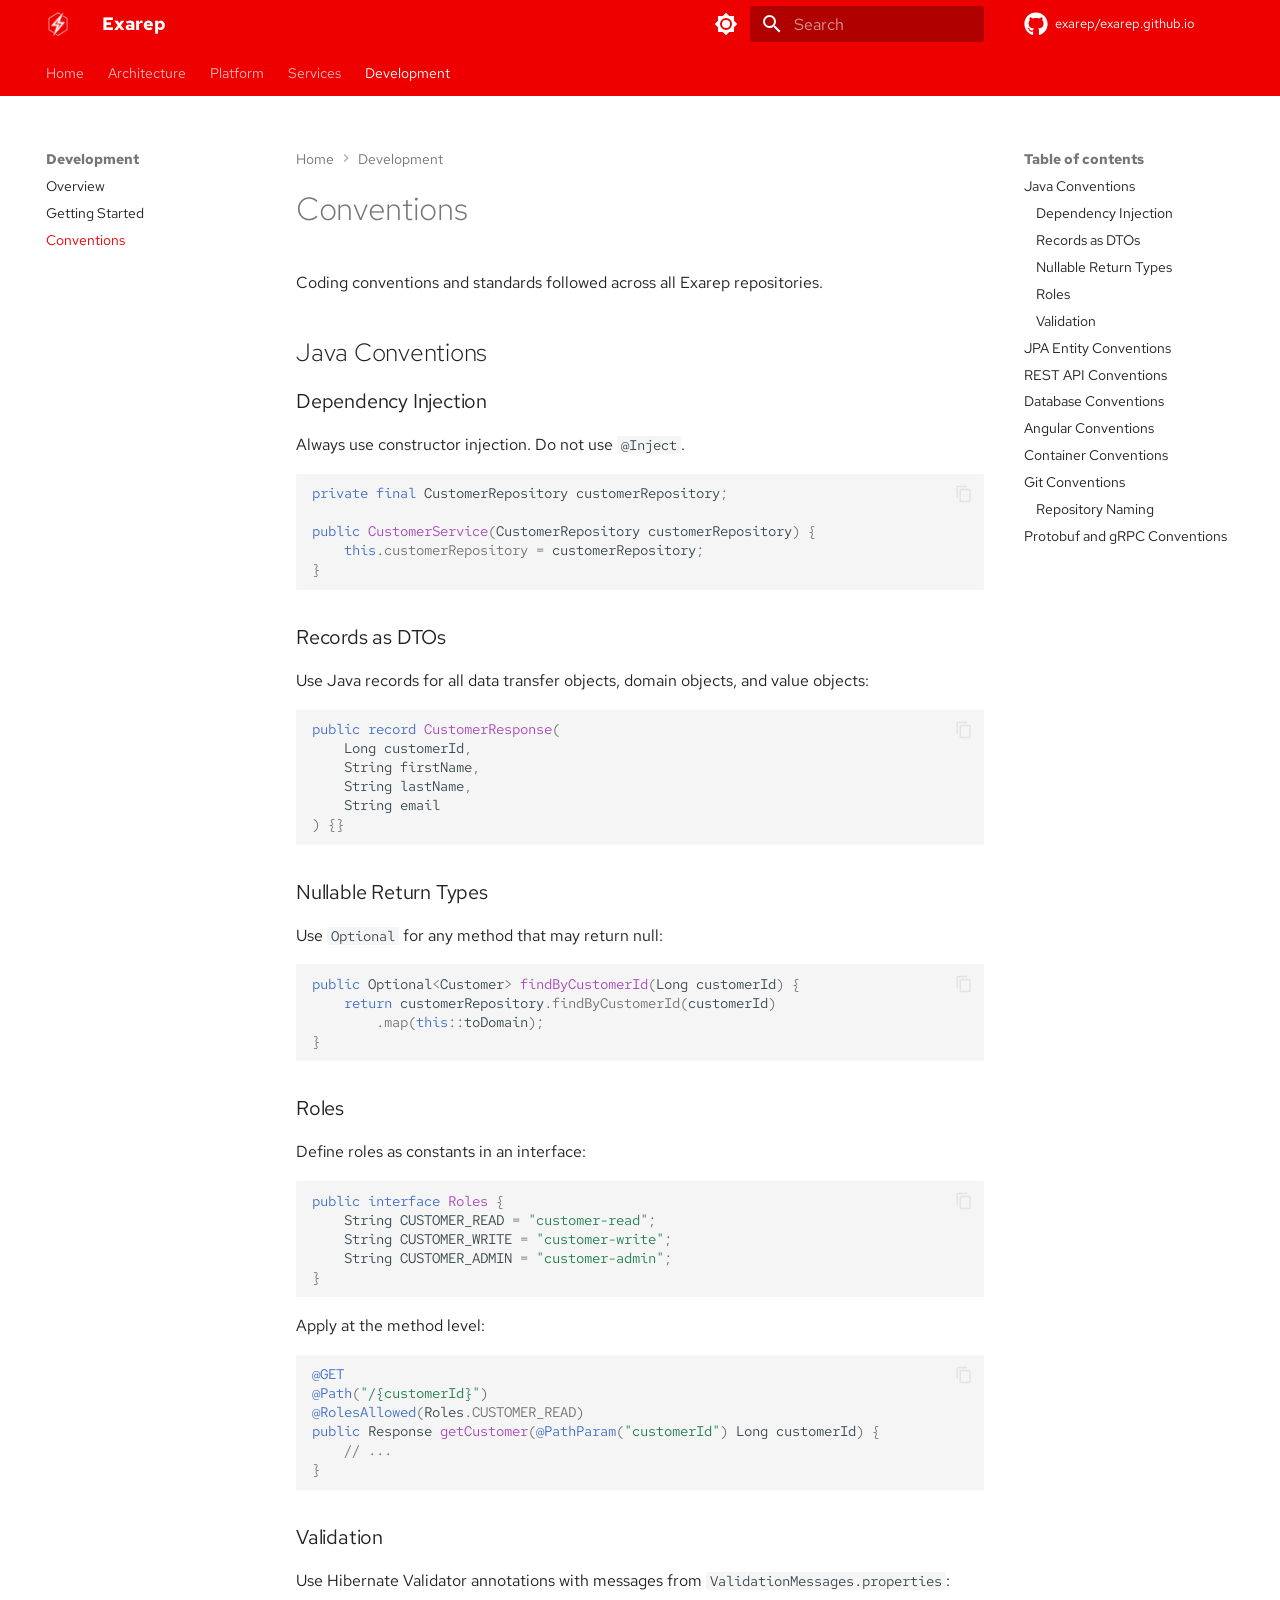
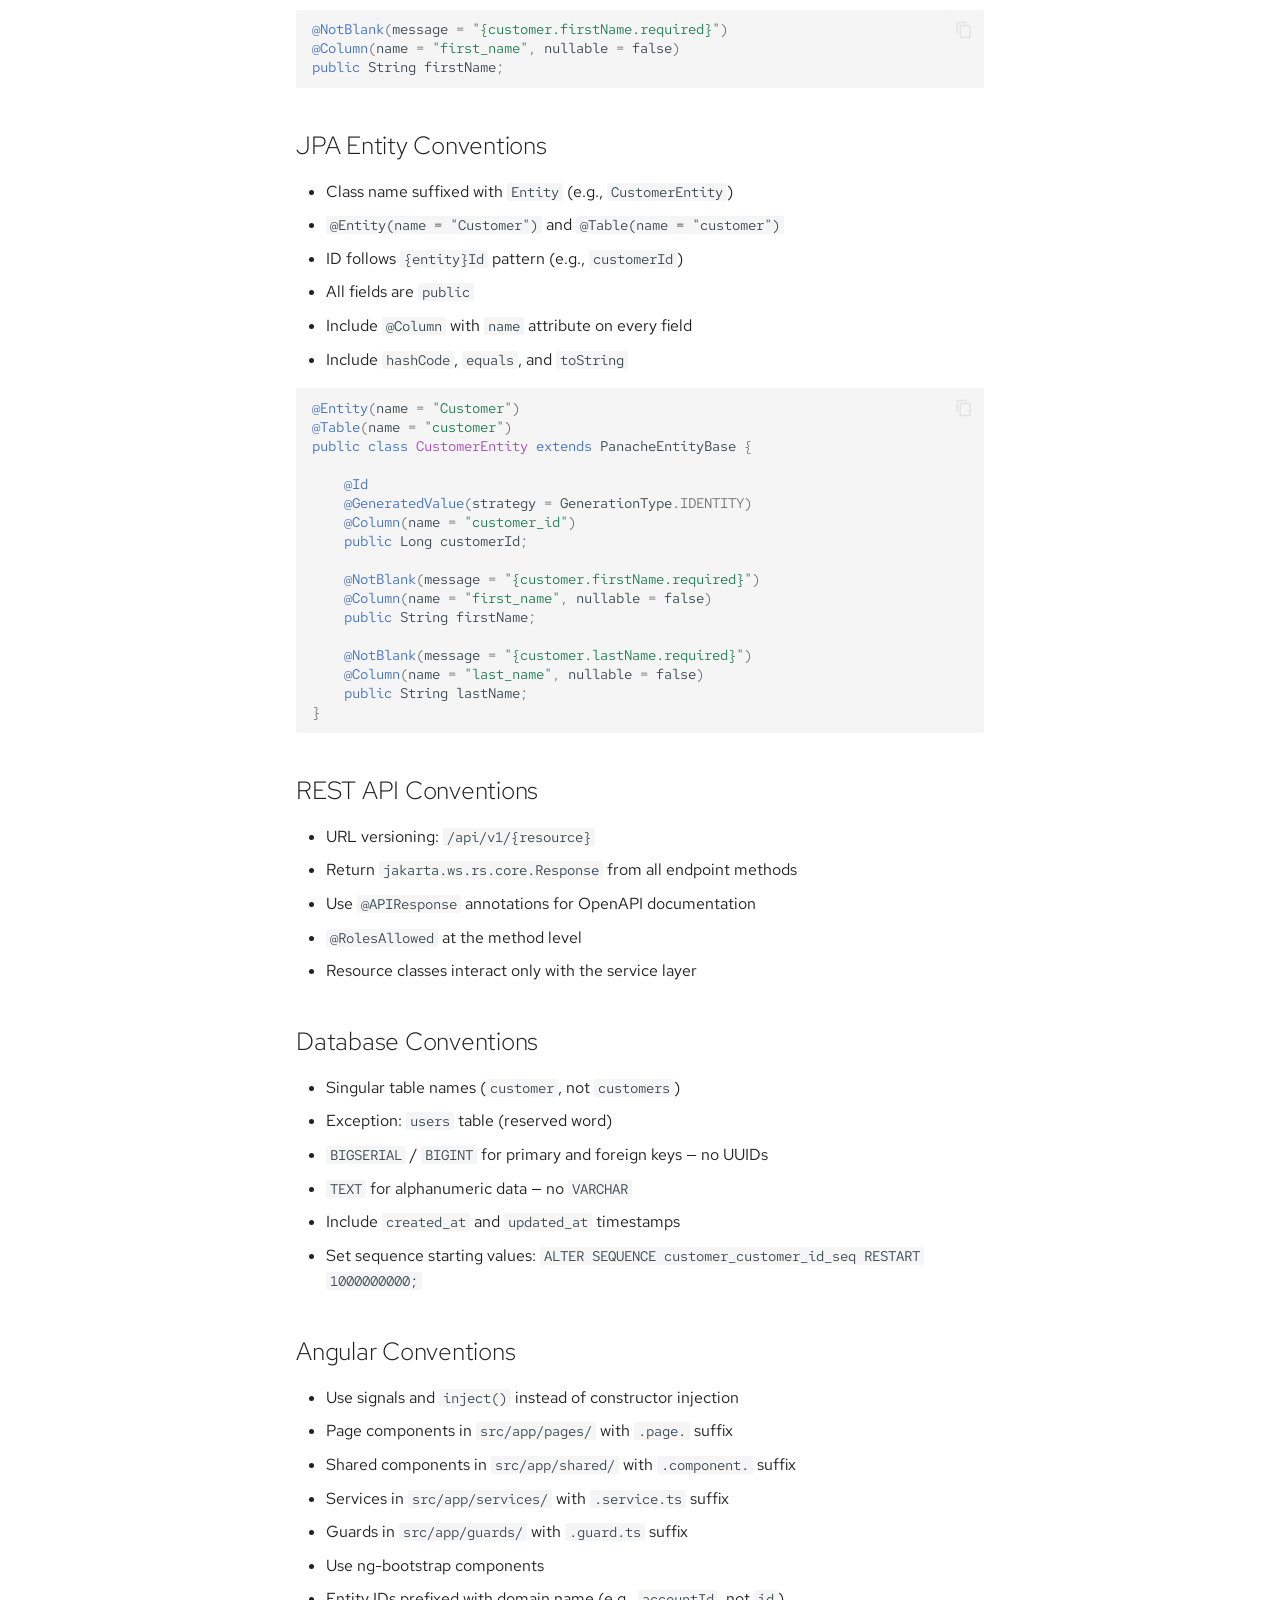
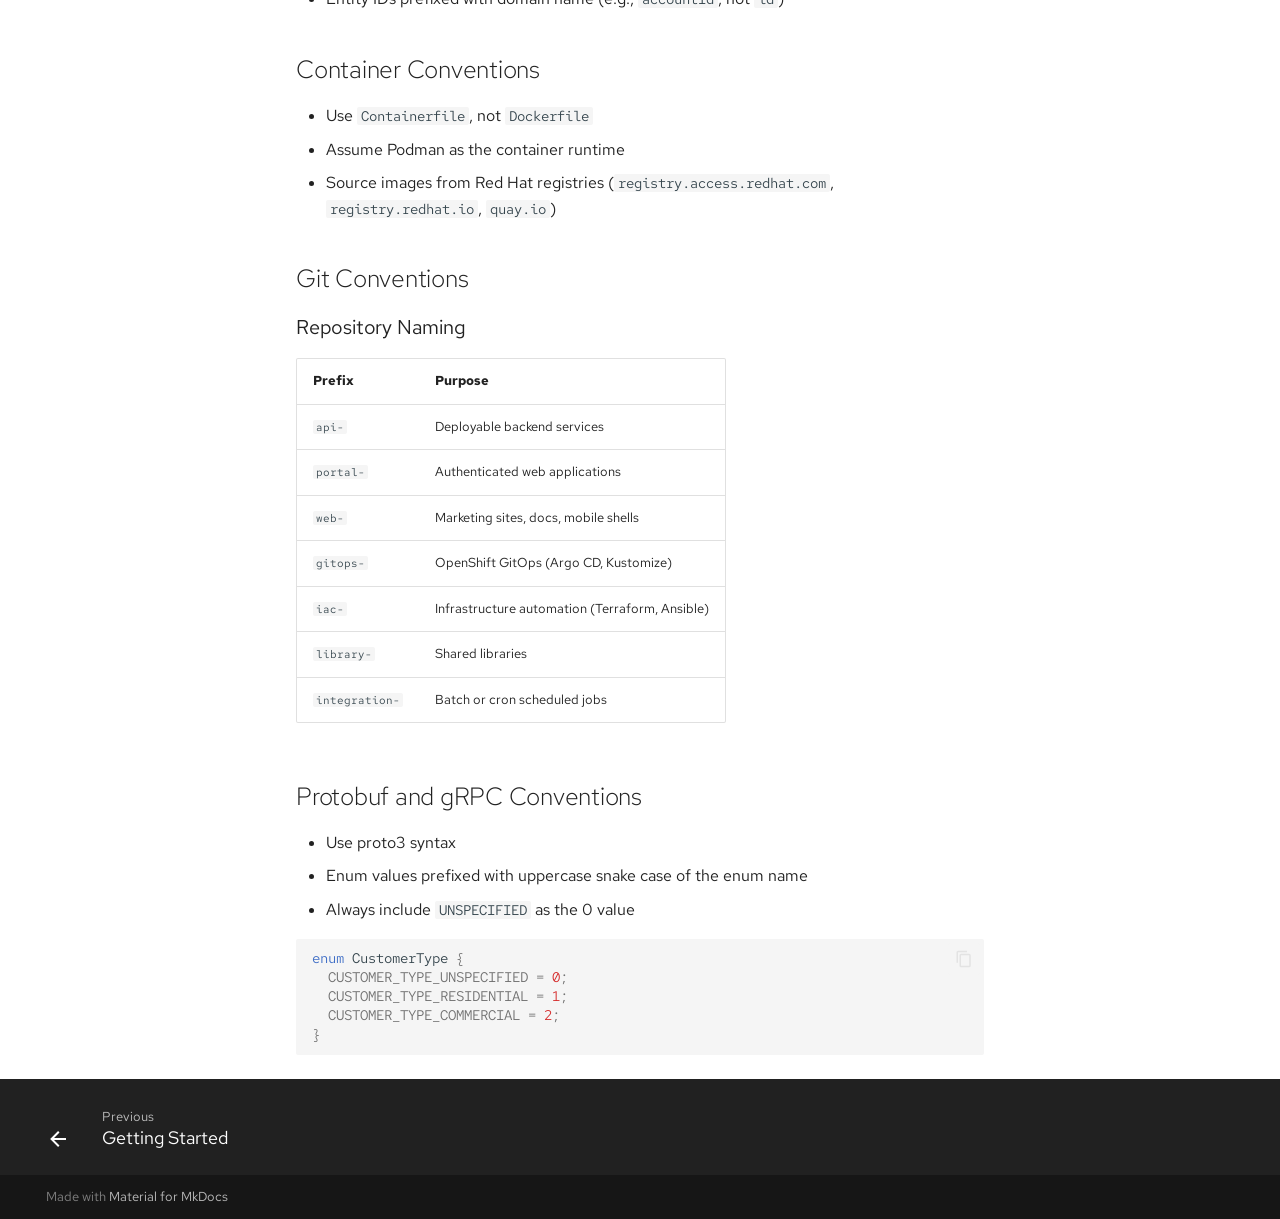
<file: development/conventions/index.html>
<!doctype html>
<html lang="en" class="no-js">
  <head>
    
      <meta charset="utf-8">
      <meta name="viewport" content="width=device-width,initial-scale=1">
      
        <meta name="description" content="Reference architecture for running microservices on OpenShift — modeled as a retail electricity provider in ERCOT, Texas.">
      
      
      
        <link rel="canonical" href="https://exarep.github.io/development/conventions/">
      
      
        <link rel="prev" href="../getting-started/">
      
      
      
        
      
      
      <link rel="icon" href="../../assets/images/exarep-logo.png">
      <meta name="generator" content="mkdocs-1.6.1, mkdocs-material-9.7.7">
    
    
      
        <title>Conventions - Exarep</title>
      
    
    
      <link rel="stylesheet" href="../../assets/stylesheets/main.ec1eaa64.min.css">
      
        
        <link rel="stylesheet" href="../../assets/stylesheets/palette.ab4e12ef.min.css">
      
      


    
    
      
    
    
      
        
        
        <link rel="preconnect" href="https://fonts.gstatic.com" crossorigin>
        <link rel="stylesheet" href="https://fonts.googleapis.com/css?family=Red+Hat+Text:300,300i,400,400i,700,700i%7CRed+Hat+Mono:400,400i,700,700i&display=fallback">
        <style>:root{--md-text-font:"Red Hat Text";--md-code-font:"Red Hat Mono"}</style>
      
    
    
      <link rel="stylesheet" href="../../assets/stylesheets/extra.css">
    
    <script>__md_scope=new URL("../..",location),__md_hash=e=>[...e].reduce(((e,_)=>(e<<5)-e+_.charCodeAt(0)),0),__md_get=(e,_=localStorage,t=__md_scope)=>JSON.parse(_.getItem(t.pathname+"."+e)),__md_set=(e,_,t=localStorage,a=__md_scope)=>{try{t.setItem(a.pathname+"."+e,JSON.stringify(_))}catch(e){}}</script>
    
      

    
    
  </head>
  
  
    
    
      
    
    
    
    
    <body dir="ltr" data-md-color-scheme="default" data-md-color-primary="custom" data-md-color-accent="custom">
  
    
    <input class="md-toggle" data-md-toggle="drawer" type="checkbox" id="__drawer" autocomplete="off">
    <input class="md-toggle" data-md-toggle="search" type="checkbox" id="__search" autocomplete="off">
    <label class="md-overlay" for="__drawer"></label>
    <div data-md-component="skip">
      
        
        <a href="#conventions" class="md-skip">
          Skip to content
        </a>
      
    </div>
    <div data-md-component="announce">
      
    </div>
    
    
      

<header class="md-header" data-md-component="header">
  <nav class="md-header__inner md-grid" aria-label="Header">
    <a href="../.." title="Exarep" class="md-header__button md-logo" aria-label="Exarep" data-md-component="logo">
      
  <img src="../../assets/images/exarep-logo.png" alt="logo">

    </a>
    <label class="md-header__button md-icon" for="__drawer">
      
      <svg xmlns="http://www.w3.org/2000/svg" viewBox="0 0 24 24"><path d="M3 6h18v2H3zm0 5h18v2H3zm0 5h18v2H3z"/></svg>
    </label>
    <div class="md-header__title" data-md-component="header-title">
      <div class="md-header__ellipsis">
        <div class="md-header__topic">
          <span class="md-ellipsis">
            Exarep
          </span>
        </div>
        <div class="md-header__topic" data-md-component="header-topic">
          <span class="md-ellipsis">
            
              Conventions
            
          </span>
        </div>
      </div>
    </div>
    
      
        <form class="md-header__option" data-md-component="palette">
  
    
    
    
    <input class="md-option" data-md-color-media="" data-md-color-scheme="default" data-md-color-primary="custom" data-md-color-accent="custom"  aria-label="Switch to dark mode"  type="radio" name="__palette" id="__palette_0">
    
      <label class="md-header__button md-icon" title="Switch to dark mode" for="__palette_1" hidden>
        <svg xmlns="http://www.w3.org/2000/svg" viewBox="0 0 24 24"><path d="M12 8a4 4 0 0 0-4 4 4 4 0 0 0 4 4 4 4 0 0 0 4-4 4 4 0 0 0-4-4m0 10a6 6 0 0 1-6-6 6 6 0 0 1 6-6 6 6 0 0 1 6 6 6 6 0 0 1-6 6m8-9.31V4h-4.69L12 .69 8.69 4H4v4.69L.69 12 4 15.31V20h4.69L12 23.31 15.31 20H20v-4.69L23.31 12z"/></svg>
      </label>
    
  
    
    
    
    <input class="md-option" data-md-color-media="" data-md-color-scheme="slate" data-md-color-primary="custom" data-md-color-accent="custom"  aria-label="Switch to light mode"  type="radio" name="__palette" id="__palette_1">
    
      <label class="md-header__button md-icon" title="Switch to light mode" for="__palette_0" hidden>
        <svg xmlns="http://www.w3.org/2000/svg" viewBox="0 0 24 24"><path d="M12 18c-.89 0-1.74-.2-2.5-.55C11.56 16.5 13 14.42 13 12s-1.44-4.5-3.5-5.45C10.26 6.2 11.11 6 12 6a6 6 0 0 1 6 6 6 6 0 0 1-6 6m8-9.31V4h-4.69L12 .69 8.69 4H4v4.69L.69 12 4 15.31V20h4.69L12 23.31 15.31 20H20v-4.69L23.31 12z"/></svg>
      </label>
    
  
</form>
      
    
    
      <script>var palette=__md_get("__palette");if(palette&&palette.color){if("(prefers-color-scheme)"===palette.color.media){var media=matchMedia("(prefers-color-scheme: light)"),input=document.querySelector(media.matches?"[data-md-color-media='(prefers-color-scheme: light)']":"[data-md-color-media='(prefers-color-scheme: dark)']");palette.color.media=input.getAttribute("data-md-color-media"),palette.color.scheme=input.getAttribute("data-md-color-scheme"),palette.color.primary=input.getAttribute("data-md-color-primary"),palette.color.accent=input.getAttribute("data-md-color-accent")}for(var[key,value]of Object.entries(palette.color))document.body.setAttribute("data-md-color-"+key,value)}</script>
    
    
    
      
      
        <label class="md-header__button md-icon" for="__search">
          
          <svg xmlns="http://www.w3.org/2000/svg" viewBox="0 0 24 24"><path d="M9.5 3A6.5 6.5 0 0 1 16 9.5c0 1.61-.59 3.09-1.56 4.23l.27.27h.79l5 5-1.5 1.5-5-5v-.79l-.27-.27A6.52 6.52 0 0 1 9.5 16 6.5 6.5 0 0 1 3 9.5 6.5 6.5 0 0 1 9.5 3m0 2C7 5 5 7 5 9.5S7 14 9.5 14 14 12 14 9.5 12 5 9.5 5"/></svg>
        </label>
        <div class="md-search" data-md-component="search" role="dialog">
  <label class="md-search__overlay" for="__search"></label>
  <div class="md-search__inner" role="search">
    <form class="md-search__form" name="search">
      <input type="text" class="md-search__input" name="query" aria-label="Search" placeholder="Search" autocapitalize="off" autocorrect="off" autocomplete="off" spellcheck="false" data-md-component="search-query" required>
      <label class="md-search__icon md-icon" for="__search">
        
        <svg xmlns="http://www.w3.org/2000/svg" viewBox="0 0 24 24"><path d="M9.5 3A6.5 6.5 0 0 1 16 9.5c0 1.61-.59 3.09-1.56 4.23l.27.27h.79l5 5-1.5 1.5-5-5v-.79l-.27-.27A6.52 6.52 0 0 1 9.5 16 6.5 6.5 0 0 1 3 9.5 6.5 6.5 0 0 1 9.5 3m0 2C7 5 5 7 5 9.5S7 14 9.5 14 14 12 14 9.5 12 5 9.5 5"/></svg>
        
        <svg xmlns="http://www.w3.org/2000/svg" viewBox="0 0 24 24"><path d="M20 11v2H8l5.5 5.5-1.42 1.42L4.16 12l7.92-7.92L13.5 5.5 8 11z"/></svg>
      </label>
      <nav class="md-search__options" aria-label="Search">
        
        <button type="reset" class="md-search__icon md-icon" title="Clear" aria-label="Clear" tabindex="-1">
          
          <svg xmlns="http://www.w3.org/2000/svg" viewBox="0 0 24 24"><path d="M19 6.41 17.59 5 12 10.59 6.41 5 5 6.41 10.59 12 5 17.59 6.41 19 12 13.41 17.59 19 19 17.59 13.41 12z"/></svg>
        </button>
      </nav>
      
        <div class="md-search__suggest" data-md-component="search-suggest"></div>
      
    </form>
    <div class="md-search__output">
      <div class="md-search__scrollwrap" tabindex="0" data-md-scrollfix>
        <div class="md-search-result" data-md-component="search-result">
          <div class="md-search-result__meta">
            Initializing search
          </div>
          <ol class="md-search-result__list" role="presentation"></ol>
        </div>
      </div>
    </div>
  </div>
</div>
      
    
    
      <div class="md-header__source">
        <a href="https://github.com/exarep/exarep.github.io" title="Go to repository" class="md-source" data-md-component="source">
  <div class="md-source__icon md-icon">
    
    <svg xmlns="http://www.w3.org/2000/svg" viewBox="0 0 512 512"><!--! Font Awesome Free 7.1.0 by @fontawesome - https://fontawesome.com License - https://fontawesome.com/license/free (Icons: CC BY 4.0, Fonts: SIL OFL 1.1, Code: MIT License) Copyright 2025 Fonticons, Inc.--><path d="M173.9 397.4c0 2-2.3 3.6-5.2 3.6-3.3.3-5.6-1.3-5.6-3.6 0-2 2.3-3.6 5.2-3.6 3-.3 5.6 1.3 5.6 3.6m-31.1-4.5c-.7 2 1.3 4.3 4.3 4.9 2.6 1 5.6 0 6.2-2s-1.3-4.3-4.3-5.2c-2.6-.7-5.5.3-6.2 2.3m44.2-1.7c-2.9.7-4.9 2.6-4.6 4.9.3 2 2.9 3.3 5.9 2.6 2.9-.7 4.9-2.6 4.6-4.6-.3-1.9-3-3.2-5.9-2.9M252.8 8C114.1 8 8 113.3 8 252c0 110.9 69.8 205.8 169.5 239.2 12.8 2.3 17.3-5.6 17.3-12.1 0-6.2-.3-40.4-.3-61.4 0 0-70 15-84.7-29.8 0 0-11.4-29.1-27.8-36.6 0 0-22.9-15.7 1.6-15.4 0 0 24.9 2 38.6 25.8 21.9 38.6 58.6 27.5 72.9 20.9 2.3-16 8.8-27.1 16-33.7-55.9-6.2-112.3-14.3-112.3-110.5 0-27.5 7.6-41.3 23.6-58.9-2.6-6.5-11.1-33.3 2.6-67.9 20.9-6.5 69 27 69 27 20-5.6 41.5-8.5 62.8-8.5s42.8 2.9 62.8 8.5c0 0 48.1-33.6 69-27 13.7 34.7 5.2 61.4 2.6 67.9 16 17.7 25.8 31.5 25.8 58.9 0 96.5-58.9 104.2-114.8 110.5 9.2 7.9 17 22.9 17 46.4 0 33.7-.3 75.4-.3 83.6 0 6.5 4.6 14.4 17.3 12.1C436.2 457.8 504 362.9 504 252 504 113.3 391.5 8 252.8 8M105.2 352.9c-1.3 1-1 3.3.7 5.2 1.6 1.6 3.9 2.3 5.2 1 1.3-1 1-3.3-.7-5.2-1.6-1.6-3.9-2.3-5.2-1m-10.8-8.1c-.7 1.3.3 2.9 2.3 3.9 1.6 1 3.6.7 4.3-.7.7-1.3-.3-2.9-2.3-3.9-2-.6-3.6-.3-4.3.7m32.4 35.6c-1.6 1.3-1 4.3 1.3 6.2 2.3 2.3 5.2 2.6 6.5 1 1.3-1.3.7-4.3-1.3-6.2-2.2-2.3-5.2-2.6-6.5-1m-11.4-14.7c-1.6 1-1.6 3.6 0 5.9s4.3 3.3 5.6 2.3c1.6-1.3 1.6-3.9 0-6.2-1.4-2.3-4-3.3-5.6-2"/></svg>
  </div>
  <div class="md-source__repository">
    exarep/exarep.github.io
  </div>
</a>
      </div>
    
  </nav>
  
</header>
    
    <div class="md-container" data-md-component="container">
      
      
        
          
            
<nav class="md-tabs" aria-label="Tabs" data-md-component="tabs">
  <div class="md-grid">
    <ul class="md-tabs__list">
      
        
  
  
  
  
    <li class="md-tabs__item">
      <a href="../.." class="md-tabs__link">
        
  
  
    
  
  Home

      </a>
    </li>
  

      
        
  
  
  
  
    
    
      <li class="md-tabs__item">
        <a href="../../architecture/" class="md-tabs__link">
          
  
  
  Architecture

        </a>
      </li>
    
  

      
        
  
  
  
  
    
    
      <li class="md-tabs__item">
        <a href="../../platform/" class="md-tabs__link">
          
  
  
  Platform

        </a>
      </li>
    
  

      
        
  
  
  
  
    
    
      <li class="md-tabs__item">
        <a href="../../services/" class="md-tabs__link">
          
  
  
  Services

        </a>
      </li>
    
  

      
        
  
  
  
    
  
  
    
    
      <li class="md-tabs__item md-tabs__item--active">
        <a href="../" class="md-tabs__link">
          
  
  
  Development

        </a>
      </li>
    
  

      
    </ul>
  </div>
</nav>
          
        
      
      <main class="md-main" data-md-component="main">
        <div class="md-main__inner md-grid">
          
            
              
              <div class="md-sidebar md-sidebar--primary" data-md-component="sidebar" data-md-type="navigation" >
                <div class="md-sidebar__scrollwrap">
                  <div class="md-sidebar__inner">
                    


  


<nav class="md-nav md-nav--primary md-nav--lifted" aria-label="Navigation" data-md-level="0">
  <label class="md-nav__title" for="__drawer">
    <a href="../.." title="Exarep" class="md-nav__button md-logo" aria-label="Exarep" data-md-component="logo">
      
  <img src="../../assets/images/exarep-logo.png" alt="logo">

    </a>
    Exarep
  </label>
  
    <div class="md-nav__source">
      <a href="https://github.com/exarep/exarep.github.io" title="Go to repository" class="md-source" data-md-component="source">
  <div class="md-source__icon md-icon">
    
    <svg xmlns="http://www.w3.org/2000/svg" viewBox="0 0 512 512"><!--! Font Awesome Free 7.1.0 by @fontawesome - https://fontawesome.com License - https://fontawesome.com/license/free (Icons: CC BY 4.0, Fonts: SIL OFL 1.1, Code: MIT License) Copyright 2025 Fonticons, Inc.--><path d="M173.9 397.4c0 2-2.3 3.6-5.2 3.6-3.3.3-5.6-1.3-5.6-3.6 0-2 2.3-3.6 5.2-3.6 3-.3 5.6 1.3 5.6 3.6m-31.1-4.5c-.7 2 1.3 4.3 4.3 4.9 2.6 1 5.6 0 6.2-2s-1.3-4.3-4.3-5.2c-2.6-.7-5.5.3-6.2 2.3m44.2-1.7c-2.9.7-4.9 2.6-4.6 4.9.3 2 2.9 3.3 5.9 2.6 2.9-.7 4.9-2.6 4.6-4.6-.3-1.9-3-3.2-5.9-2.9M252.8 8C114.1 8 8 113.3 8 252c0 110.9 69.8 205.8 169.5 239.2 12.8 2.3 17.3-5.6 17.3-12.1 0-6.2-.3-40.4-.3-61.4 0 0-70 15-84.7-29.8 0 0-11.4-29.1-27.8-36.6 0 0-22.9-15.7 1.6-15.4 0 0 24.9 2 38.6 25.8 21.9 38.6 58.6 27.5 72.9 20.9 2.3-16 8.8-27.1 16-33.7-55.9-6.2-112.3-14.3-112.3-110.5 0-27.5 7.6-41.3 23.6-58.9-2.6-6.5-11.1-33.3 2.6-67.9 20.9-6.5 69 27 69 27 20-5.6 41.5-8.5 62.8-8.5s42.8 2.9 62.8 8.5c0 0 48.1-33.6 69-27 13.7 34.7 5.2 61.4 2.6 67.9 16 17.7 25.8 31.5 25.8 58.9 0 96.5-58.9 104.2-114.8 110.5 9.2 7.9 17 22.9 17 46.4 0 33.7-.3 75.4-.3 83.6 0 6.5 4.6 14.4 17.3 12.1C436.2 457.8 504 362.9 504 252 504 113.3 391.5 8 252.8 8M105.2 352.9c-1.3 1-1 3.3.7 5.2 1.6 1.6 3.9 2.3 5.2 1 1.3-1 1-3.3-.7-5.2-1.6-1.6-3.9-2.3-5.2-1m-10.8-8.1c-.7 1.3.3 2.9 2.3 3.9 1.6 1 3.6.7 4.3-.7.7-1.3-.3-2.9-2.3-3.9-2-.6-3.6-.3-4.3.7m32.4 35.6c-1.6 1.3-1 4.3 1.3 6.2 2.3 2.3 5.2 2.6 6.5 1 1.3-1.3.7-4.3-1.3-6.2-2.2-2.3-5.2-2.6-6.5-1m-11.4-14.7c-1.6 1-1.6 3.6 0 5.9s4.3 3.3 5.6 2.3c1.6-1.3 1.6-3.9 0-6.2-1.4-2.3-4-3.3-5.6-2"/></svg>
  </div>
  <div class="md-source__repository">
    exarep/exarep.github.io
  </div>
</a>
    </div>
  
  <ul class="md-nav__list" data-md-scrollfix>
    
      
      
  
  
  
  
    <li class="md-nav__item">
      <a href="../.." class="md-nav__link">
        
  
  
  <span class="md-ellipsis">
    
  
    Home
  

    
  </span>
  
  

      </a>
    </li>
  

    
      
      
  
  
  
  
    
    
    
    
      
      
        
      
    
    
    <li class="md-nav__item md-nav__item--nested">
      
        
        
          
        
        <input class="md-nav__toggle md-toggle md-toggle--indeterminate" type="checkbox" id="__nav_2" >
        
          
          <label class="md-nav__link" for="__nav_2" id="__nav_2_label" tabindex="0">
            
  
  
  <span class="md-ellipsis">
    
  
    Architecture
  

    
  </span>
  
  

            <span class="md-nav__icon md-icon"></span>
          </label>
        
        <nav class="md-nav" data-md-level="1" aria-labelledby="__nav_2_label" aria-expanded="false">
          <label class="md-nav__title" for="__nav_2">
            <span class="md-nav__icon md-icon"></span>
            
  
    Architecture
  

          </label>
          <ul class="md-nav__list" data-md-scrollfix>
            
              
                
  
  
  
  
    <li class="md-nav__item">
      <a href="../../architecture/" class="md-nav__link">
        
  
  
  <span class="md-ellipsis">
    
  
    Overview
  

    
  </span>
  
  

      </a>
    </li>
  

              
            
              
                
  
  
  
  
    <li class="md-nav__item">
      <a href="../../architecture/microservices/" class="md-nav__link">
        
  
  
  <span class="md-ellipsis">
    
  
    Microservices
  

    
  </span>
  
  

      </a>
    </li>
  

              
            
              
                
  
  
  
  
    <li class="md-nav__item">
      <a href="../../architecture/domain-model/" class="md-nav__link">
        
  
  
  <span class="md-ellipsis">
    
  
    Domain Model
  

    
  </span>
  
  

      </a>
    </li>
  

              
            
          </ul>
        </nav>
      
    </li>
  

    
      
      
  
  
  
  
    
    
    
    
      
      
        
      
    
    
    <li class="md-nav__item md-nav__item--nested">
      
        
        
          
        
        <input class="md-nav__toggle md-toggle md-toggle--indeterminate" type="checkbox" id="__nav_3" >
        
          
          <label class="md-nav__link" for="__nav_3" id="__nav_3_label" tabindex="0">
            
  
  
  <span class="md-ellipsis">
    
  
    Platform
  

    
  </span>
  
  

            <span class="md-nav__icon md-icon"></span>
          </label>
        
        <nav class="md-nav" data-md-level="1" aria-labelledby="__nav_3_label" aria-expanded="false">
          <label class="md-nav__title" for="__nav_3">
            <span class="md-nav__icon md-icon"></span>
            
  
    Platform
  

          </label>
          <ul class="md-nav__list" data-md-scrollfix>
            
              
                
  
  
  
  
    <li class="md-nav__item">
      <a href="../../platform/" class="md-nav__link">
        
  
  
  <span class="md-ellipsis">
    
  
    Overview
  

    
  </span>
  
  

      </a>
    </li>
  

              
            
              
                
  
  
  
  
    <li class="md-nav__item">
      <a href="../../platform/openshift/" class="md-nav__link">
        
  
  
  <span class="md-ellipsis">
    
  
    OpenShift
  

    
  </span>
  
  

      </a>
    </li>
  

              
            
              
                
  
  
  
  
    <li class="md-nav__item">
      <a href="../../platform/gitops/" class="md-nav__link">
        
  
  
  <span class="md-ellipsis">
    
  
    GitOps
  

    
  </span>
  
  

      </a>
    </li>
  

              
            
              
                
  
  
  
  
    <li class="md-nav__item">
      <a href="../../platform/observability/" class="md-nav__link">
        
  
  
  <span class="md-ellipsis">
    
  
    Observability
  

    
  </span>
  
  

      </a>
    </li>
  

              
            
          </ul>
        </nav>
      
    </li>
  

    
      
      
  
  
  
  
    
    
    
    
      
      
        
      
    
    
    <li class="md-nav__item md-nav__item--nested">
      
        
        
          
        
        <input class="md-nav__toggle md-toggle md-toggle--indeterminate" type="checkbox" id="__nav_4" >
        
          
          <label class="md-nav__link" for="__nav_4" id="__nav_4_label" tabindex="0">
            
  
  
  <span class="md-ellipsis">
    
  
    Services
  

    
  </span>
  
  

            <span class="md-nav__icon md-icon"></span>
          </label>
        
        <nav class="md-nav" data-md-level="1" aria-labelledby="__nav_4_label" aria-expanded="false">
          <label class="md-nav__title" for="__nav_4">
            <span class="md-nav__icon md-icon"></span>
            
  
    Services
  

          </label>
          <ul class="md-nav__list" data-md-scrollfix>
            
              
                
  
  
  
  
    <li class="md-nav__item">
      <a href="../../services/" class="md-nav__link">
        
  
  
  <span class="md-ellipsis">
    
  
    Overview
  

    
  </span>
  
  

      </a>
    </li>
  

              
            
          </ul>
        </nav>
      
    </li>
  

    
      
      
  
  
    
  
  
  
    
    
    
    
      
        
        
      
      
        
      
    
    
    <li class="md-nav__item md-nav__item--active md-nav__item--section md-nav__item--nested">
      
        
        
        <input class="md-nav__toggle md-toggle " type="checkbox" id="__nav_5" checked>
        
          
          <label class="md-nav__link" for="__nav_5" id="__nav_5_label" tabindex="">
            
  
  
  <span class="md-ellipsis">
    
  
    Development
  

    
  </span>
  
  

            <span class="md-nav__icon md-icon"></span>
          </label>
        
        <nav class="md-nav" data-md-level="1" aria-labelledby="__nav_5_label" aria-expanded="true">
          <label class="md-nav__title" for="__nav_5">
            <span class="md-nav__icon md-icon"></span>
            
  
    Development
  

          </label>
          <ul class="md-nav__list" data-md-scrollfix>
            
              
                
  
  
  
  
    <li class="md-nav__item">
      <a href="../" class="md-nav__link">
        
  
  
  <span class="md-ellipsis">
    
  
    Overview
  

    
  </span>
  
  

      </a>
    </li>
  

              
            
              
                
  
  
  
  
    <li class="md-nav__item">
      <a href="../getting-started/" class="md-nav__link">
        
  
  
  <span class="md-ellipsis">
    
  
    Getting Started
  

    
  </span>
  
  

      </a>
    </li>
  

              
            
              
                
  
  
    
  
  
  
    <li class="md-nav__item md-nav__item--active">
      
      <input class="md-nav__toggle md-toggle" type="checkbox" id="__toc">
      
      
        
      
      
        <label class="md-nav__link md-nav__link--active" for="__toc">
          
  
  
  <span class="md-ellipsis">
    
  
    Conventions
  

    
  </span>
  
  

          <span class="md-nav__icon md-icon"></span>
        </label>
      
      <a href="./" class="md-nav__link md-nav__link--active">
        
  
  
  <span class="md-ellipsis">
    
  
    Conventions
  

    
  </span>
  
  

      </a>
      
        

<nav class="md-nav md-nav--secondary" aria-label="Table of contents">
  
  
  
    
  
  
    <label class="md-nav__title" for="__toc">
      <span class="md-nav__icon md-icon"></span>
      Table of contents
    </label>
    <ul class="md-nav__list" data-md-component="toc" data-md-scrollfix>
      
        <li class="md-nav__item">
  <a href="#java-conventions" class="md-nav__link">
    <span class="md-ellipsis">
      
        Java Conventions
      
    </span>
  </a>
  
    <nav class="md-nav" aria-label="Java Conventions">
      <ul class="md-nav__list">
        
          <li class="md-nav__item">
  <a href="#dependency-injection" class="md-nav__link">
    <span class="md-ellipsis">
      
        Dependency Injection
      
    </span>
  </a>
  
</li>
        
          <li class="md-nav__item">
  <a href="#records-as-dtos" class="md-nav__link">
    <span class="md-ellipsis">
      
        Records as DTOs
      
    </span>
  </a>
  
</li>
        
          <li class="md-nav__item">
  <a href="#nullable-return-types" class="md-nav__link">
    <span class="md-ellipsis">
      
        Nullable Return Types
      
    </span>
  </a>
  
</li>
        
          <li class="md-nav__item">
  <a href="#roles" class="md-nav__link">
    <span class="md-ellipsis">
      
        Roles
      
    </span>
  </a>
  
</li>
        
          <li class="md-nav__item">
  <a href="#validation" class="md-nav__link">
    <span class="md-ellipsis">
      
        Validation
      
    </span>
  </a>
  
</li>
        
      </ul>
    </nav>
  
</li>
      
        <li class="md-nav__item">
  <a href="#jpa-entity-conventions" class="md-nav__link">
    <span class="md-ellipsis">
      
        JPA Entity Conventions
      
    </span>
  </a>
  
</li>
      
        <li class="md-nav__item">
  <a href="#rest-api-conventions" class="md-nav__link">
    <span class="md-ellipsis">
      
        REST API Conventions
      
    </span>
  </a>
  
</li>
      
        <li class="md-nav__item">
  <a href="#database-conventions" class="md-nav__link">
    <span class="md-ellipsis">
      
        Database Conventions
      
    </span>
  </a>
  
</li>
      
        <li class="md-nav__item">
  <a href="#angular-conventions" class="md-nav__link">
    <span class="md-ellipsis">
      
        Angular Conventions
      
    </span>
  </a>
  
</li>
      
        <li class="md-nav__item">
  <a href="#container-conventions" class="md-nav__link">
    <span class="md-ellipsis">
      
        Container Conventions
      
    </span>
  </a>
  
</li>
      
        <li class="md-nav__item">
  <a href="#git-conventions" class="md-nav__link">
    <span class="md-ellipsis">
      
        Git Conventions
      
    </span>
  </a>
  
    <nav class="md-nav" aria-label="Git Conventions">
      <ul class="md-nav__list">
        
          <li class="md-nav__item">
  <a href="#repository-naming" class="md-nav__link">
    <span class="md-ellipsis">
      
        Repository Naming
      
    </span>
  </a>
  
</li>
        
      </ul>
    </nav>
  
</li>
      
        <li class="md-nav__item">
  <a href="#protobuf-and-grpc-conventions" class="md-nav__link">
    <span class="md-ellipsis">
      
        Protobuf and gRPC Conventions
      
    </span>
  </a>
  
</li>
      
    </ul>
  
</nav>
      
    </li>
  

              
            
          </ul>
        </nav>
      
    </li>
  

    
  </ul>
</nav>
                  </div>
                </div>
              </div>
            
            
              
              <div class="md-sidebar md-sidebar--secondary" data-md-component="sidebar" data-md-type="toc" >
                <div class="md-sidebar__scrollwrap">
                  <div class="md-sidebar__inner">
                    

<nav class="md-nav md-nav--secondary" aria-label="Table of contents">
  
  
  
    
  
  
    <label class="md-nav__title" for="__toc">
      <span class="md-nav__icon md-icon"></span>
      Table of contents
    </label>
    <ul class="md-nav__list" data-md-component="toc" data-md-scrollfix>
      
        <li class="md-nav__item">
  <a href="#java-conventions" class="md-nav__link">
    <span class="md-ellipsis">
      
        Java Conventions
      
    </span>
  </a>
  
    <nav class="md-nav" aria-label="Java Conventions">
      <ul class="md-nav__list">
        
          <li class="md-nav__item">
  <a href="#dependency-injection" class="md-nav__link">
    <span class="md-ellipsis">
      
        Dependency Injection
      
    </span>
  </a>
  
</li>
        
          <li class="md-nav__item">
  <a href="#records-as-dtos" class="md-nav__link">
    <span class="md-ellipsis">
      
        Records as DTOs
      
    </span>
  </a>
  
</li>
        
          <li class="md-nav__item">
  <a href="#nullable-return-types" class="md-nav__link">
    <span class="md-ellipsis">
      
        Nullable Return Types
      
    </span>
  </a>
  
</li>
        
          <li class="md-nav__item">
  <a href="#roles" class="md-nav__link">
    <span class="md-ellipsis">
      
        Roles
      
    </span>
  </a>
  
</li>
        
          <li class="md-nav__item">
  <a href="#validation" class="md-nav__link">
    <span class="md-ellipsis">
      
        Validation
      
    </span>
  </a>
  
</li>
        
      </ul>
    </nav>
  
</li>
      
        <li class="md-nav__item">
  <a href="#jpa-entity-conventions" class="md-nav__link">
    <span class="md-ellipsis">
      
        JPA Entity Conventions
      
    </span>
  </a>
  
</li>
      
        <li class="md-nav__item">
  <a href="#rest-api-conventions" class="md-nav__link">
    <span class="md-ellipsis">
      
        REST API Conventions
      
    </span>
  </a>
  
</li>
      
        <li class="md-nav__item">
  <a href="#database-conventions" class="md-nav__link">
    <span class="md-ellipsis">
      
        Database Conventions
      
    </span>
  </a>
  
</li>
      
        <li class="md-nav__item">
  <a href="#angular-conventions" class="md-nav__link">
    <span class="md-ellipsis">
      
        Angular Conventions
      
    </span>
  </a>
  
</li>
      
        <li class="md-nav__item">
  <a href="#container-conventions" class="md-nav__link">
    <span class="md-ellipsis">
      
        Container Conventions
      
    </span>
  </a>
  
</li>
      
        <li class="md-nav__item">
  <a href="#git-conventions" class="md-nav__link">
    <span class="md-ellipsis">
      
        Git Conventions
      
    </span>
  </a>
  
    <nav class="md-nav" aria-label="Git Conventions">
      <ul class="md-nav__list">
        
          <li class="md-nav__item">
  <a href="#repository-naming" class="md-nav__link">
    <span class="md-ellipsis">
      
        Repository Naming
      
    </span>
  </a>
  
</li>
        
      </ul>
    </nav>
  
</li>
      
        <li class="md-nav__item">
  <a href="#protobuf-and-grpc-conventions" class="md-nav__link">
    <span class="md-ellipsis">
      
        Protobuf and gRPC Conventions
      
    </span>
  </a>
  
</li>
      
    </ul>
  
</nav>
                  </div>
                </div>
              </div>
            
          
          
            <div class="md-content" data-md-component="content">
              
                



  


  <nav class="md-path" aria-label="Navigation" >
    <ol class="md-path__list">
      
        
  
  
    <li class="md-path__item">
      <a href="../.." class="md-path__link">
        
  <span class="md-ellipsis">
    Home
  </span>

      </a>
    </li>
  

      
      
        
  
  
    
    
      <li class="md-path__item">
        <a href="../" class="md-path__link">
          
  <span class="md-ellipsis">
    Development
  </span>

        </a>
      </li>
    
  

      
    </ol>
  </nav>

              
              <article class="md-content__inner md-typeset">
                
                  


  
  


<h1 id="conventions">Conventions<a class="headerlink" href="#conventions" title="Permanent link">&para;</a></h1>
<p>Coding conventions and standards followed across all Exarep repositories.</p>
<h2 id="java-conventions">Java Conventions<a class="headerlink" href="#java-conventions" title="Permanent link">&para;</a></h2>
<h3 id="dependency-injection">Dependency Injection<a class="headerlink" href="#dependency-injection" title="Permanent link">&para;</a></h3>
<p>Always use constructor injection. Do not use <code>@Inject</code>.</p>
<div class="language-java highlight"><pre><span></span><code><span id="__span-0-1"><a id="__codelineno-0-1" name="__codelineno-0-1" href="#__codelineno-0-1"></a><span class="kd">private</span><span class="w"> </span><span class="kd">final</span><span class="w"> </span><span class="n">CustomerRepository</span><span class="w"> </span><span class="n">customerRepository</span><span class="p">;</span>
</span><span id="__span-0-2"><a id="__codelineno-0-2" name="__codelineno-0-2" href="#__codelineno-0-2"></a>
</span><span id="__span-0-3"><a id="__codelineno-0-3" name="__codelineno-0-3" href="#__codelineno-0-3"></a><span class="kd">public</span><span class="w"> </span><span class="nf">CustomerService</span><span class="p">(</span><span class="n">CustomerRepository</span><span class="w"> </span><span class="n">customerRepository</span><span class="p">)</span><span class="w"> </span><span class="p">{</span>
</span><span id="__span-0-4"><a id="__codelineno-0-4" name="__codelineno-0-4" href="#__codelineno-0-4"></a><span class="w">    </span><span class="k">this</span><span class="p">.</span><span class="na">customerRepository</span><span class="w"> </span><span class="o">=</span><span class="w"> </span><span class="n">customerRepository</span><span class="p">;</span>
</span><span id="__span-0-5"><a id="__codelineno-0-5" name="__codelineno-0-5" href="#__codelineno-0-5"></a><span class="p">}</span>
</span></code></pre></div>
<h3 id="records-as-dtos">Records as DTOs<a class="headerlink" href="#records-as-dtos" title="Permanent link">&para;</a></h3>
<p>Use Java records for all data transfer objects, domain objects, and value objects:</p>
<div class="language-java highlight"><pre><span></span><code><span id="__span-1-1"><a id="__codelineno-1-1" name="__codelineno-1-1" href="#__codelineno-1-1"></a><span class="kd">public</span><span class="w"> </span><span class="kd">record</span> <span class="nc">CustomerResponse</span><span class="p">(</span>
</span><span id="__span-1-2"><a id="__codelineno-1-2" name="__codelineno-1-2" href="#__codelineno-1-2"></a><span class="w">    </span><span class="n">Long</span><span class="w"> </span><span class="n">customerId</span><span class="p">,</span>
</span><span id="__span-1-3"><a id="__codelineno-1-3" name="__codelineno-1-3" href="#__codelineno-1-3"></a><span class="w">    </span><span class="n">String</span><span class="w"> </span><span class="n">firstName</span><span class="p">,</span>
</span><span id="__span-1-4"><a id="__codelineno-1-4" name="__codelineno-1-4" href="#__codelineno-1-4"></a><span class="w">    </span><span class="n">String</span><span class="w"> </span><span class="n">lastName</span><span class="p">,</span>
</span><span id="__span-1-5"><a id="__codelineno-1-5" name="__codelineno-1-5" href="#__codelineno-1-5"></a><span class="w">    </span><span class="n">String</span><span class="w"> </span><span class="n">email</span>
</span><span id="__span-1-6"><a id="__codelineno-1-6" name="__codelineno-1-6" href="#__codelineno-1-6"></a><span class="p">)</span><span class="w"> </span><span class="p">{}</span>
</span></code></pre></div>
<h3 id="nullable-return-types">Nullable Return Types<a class="headerlink" href="#nullable-return-types" title="Permanent link">&para;</a></h3>
<p>Use <code>Optional</code> for any method that may return null:</p>
<div class="language-java highlight"><pre><span></span><code><span id="__span-2-1"><a id="__codelineno-2-1" name="__codelineno-2-1" href="#__codelineno-2-1"></a><span class="kd">public</span><span class="w"> </span><span class="n">Optional</span><span class="o">&lt;</span><span class="n">Customer</span><span class="o">&gt;</span><span class="w"> </span><span class="nf">findByCustomerId</span><span class="p">(</span><span class="n">Long</span><span class="w"> </span><span class="n">customerId</span><span class="p">)</span><span class="w"> </span><span class="p">{</span>
</span><span id="__span-2-2"><a id="__codelineno-2-2" name="__codelineno-2-2" href="#__codelineno-2-2"></a><span class="w">    </span><span class="k">return</span><span class="w"> </span><span class="n">customerRepository</span><span class="p">.</span><span class="na">findByCustomerId</span><span class="p">(</span><span class="n">customerId</span><span class="p">)</span>
</span><span id="__span-2-3"><a id="__codelineno-2-3" name="__codelineno-2-3" href="#__codelineno-2-3"></a><span class="w">        </span><span class="p">.</span><span class="na">map</span><span class="p">(</span><span class="k">this</span><span class="p">::</span><span class="n">toDomain</span><span class="p">);</span>
</span><span id="__span-2-4"><a id="__codelineno-2-4" name="__codelineno-2-4" href="#__codelineno-2-4"></a><span class="p">}</span>
</span></code></pre></div>
<h3 id="roles">Roles<a class="headerlink" href="#roles" title="Permanent link">&para;</a></h3>
<p>Define roles as constants in an interface:</p>
<div class="language-java highlight"><pre><span></span><code><span id="__span-3-1"><a id="__codelineno-3-1" name="__codelineno-3-1" href="#__codelineno-3-1"></a><span class="kd">public</span><span class="w"> </span><span class="kd">interface</span> <span class="nc">Roles</span><span class="w"> </span><span class="p">{</span>
</span><span id="__span-3-2"><a id="__codelineno-3-2" name="__codelineno-3-2" href="#__codelineno-3-2"></a><span class="w">    </span><span class="n">String</span><span class="w"> </span><span class="n">CUSTOMER_READ</span><span class="w"> </span><span class="o">=</span><span class="w"> </span><span class="s">"customer-read"</span><span class="p">;</span>
</span><span id="__span-3-3"><a id="__codelineno-3-3" name="__codelineno-3-3" href="#__codelineno-3-3"></a><span class="w">    </span><span class="n">String</span><span class="w"> </span><span class="n">CUSTOMER_WRITE</span><span class="w"> </span><span class="o">=</span><span class="w"> </span><span class="s">"customer-write"</span><span class="p">;</span>
</span><span id="__span-3-4"><a id="__codelineno-3-4" name="__codelineno-3-4" href="#__codelineno-3-4"></a><span class="w">    </span><span class="n">String</span><span class="w"> </span><span class="n">CUSTOMER_ADMIN</span><span class="w"> </span><span class="o">=</span><span class="w"> </span><span class="s">"customer-admin"</span><span class="p">;</span>
</span><span id="__span-3-5"><a id="__codelineno-3-5" name="__codelineno-3-5" href="#__codelineno-3-5"></a><span class="p">}</span>
</span></code></pre></div>
<p>Apply at the method level:</p>
<div class="language-java highlight"><pre><span></span><code><span id="__span-4-1"><a id="__codelineno-4-1" name="__codelineno-4-1" href="#__codelineno-4-1"></a><span class="nd">@GET</span>
</span><span id="__span-4-2"><a id="__codelineno-4-2" name="__codelineno-4-2" href="#__codelineno-4-2"></a><span class="nd">@Path</span><span class="p">(</span><span class="s">"/{customerId}"</span><span class="p">)</span>
</span><span id="__span-4-3"><a id="__codelineno-4-3" name="__codelineno-4-3" href="#__codelineno-4-3"></a><span class="nd">@RolesAllowed</span><span class="p">(</span><span class="n">Roles</span><span class="p">.</span><span class="na">CUSTOMER_READ</span><span class="p">)</span>
</span><span id="__span-4-4"><a id="__codelineno-4-4" name="__codelineno-4-4" href="#__codelineno-4-4"></a><span class="kd">public</span><span class="w"> </span><span class="n">Response</span><span class="w"> </span><span class="nf">getCustomer</span><span class="p">(</span><span class="nd">@PathParam</span><span class="p">(</span><span class="s">"customerId"</span><span class="p">)</span><span class="w"> </span><span class="n">Long</span><span class="w"> </span><span class="n">customerId</span><span class="p">)</span><span class="w"> </span><span class="p">{</span>
</span><span id="__span-4-5"><a id="__codelineno-4-5" name="__codelineno-4-5" href="#__codelineno-4-5"></a><span class="w">    </span><span class="c1">// ...</span>
</span><span id="__span-4-6"><a id="__codelineno-4-6" name="__codelineno-4-6" href="#__codelineno-4-6"></a><span class="p">}</span>
</span></code></pre></div>
<h3 id="validation">Validation<a class="headerlink" href="#validation" title="Permanent link">&para;</a></h3>
<p>Use Hibernate Validator annotations with messages from <code>ValidationMessages.properties</code>:</p>
<div class="language-java highlight"><pre><span></span><code><span id="__span-5-1"><a id="__codelineno-5-1" name="__codelineno-5-1" href="#__codelineno-5-1"></a><span class="nd">@NotBlank</span><span class="p">(</span><span class="n">message</span><span class="w"> </span><span class="o">=</span><span class="w"> </span><span class="s">"{customer.firstName.required}"</span><span class="p">)</span>
</span><span id="__span-5-2"><a id="__codelineno-5-2" name="__codelineno-5-2" href="#__codelineno-5-2"></a><span class="nd">@Column</span><span class="p">(</span><span class="n">name</span><span class="w"> </span><span class="o">=</span><span class="w"> </span><span class="s">"first_name"</span><span class="p">,</span><span class="w"> </span><span class="n">nullable</span><span class="w"> </span><span class="o">=</span><span class="w"> </span><span class="kc">false</span><span class="p">)</span>
</span><span id="__span-5-3"><a id="__codelineno-5-3" name="__codelineno-5-3" href="#__codelineno-5-3"></a><span class="kd">public</span><span class="w"> </span><span class="n">String</span><span class="w"> </span><span class="n">firstName</span><span class="p">;</span>
</span></code></pre></div>
<h2 id="jpa-entity-conventions">JPA Entity Conventions<a class="headerlink" href="#jpa-entity-conventions" title="Permanent link">&para;</a></h2>
<ul>
<li>Class name suffixed with <code>Entity</code> (e.g., <code>CustomerEntity</code>)</li>
<li><code>@Entity(name = "Customer")</code> and <code>@Table(name = "customer")</code></li>
<li>ID follows <code>{entity}Id</code> pattern (e.g., <code>customerId</code>)</li>
<li>All fields are <code>public</code></li>
<li>Include <code>@Column</code> with <code>name</code> attribute on every field</li>
<li>Include <code>hashCode</code>, <code>equals</code>, and <code>toString</code></li>
</ul>
<div class="language-java highlight"><pre><span></span><code><span id="__span-6-1"><a id="__codelineno-6-1" name="__codelineno-6-1" href="#__codelineno-6-1"></a><span class="nd">@Entity</span><span class="p">(</span><span class="n">name</span><span class="w"> </span><span class="o">=</span><span class="w"> </span><span class="s">"Customer"</span><span class="p">)</span>
</span><span id="__span-6-2"><a id="__codelineno-6-2" name="__codelineno-6-2" href="#__codelineno-6-2"></a><span class="nd">@Table</span><span class="p">(</span><span class="n">name</span><span class="w"> </span><span class="o">=</span><span class="w"> </span><span class="s">"customer"</span><span class="p">)</span>
</span><span id="__span-6-3"><a id="__codelineno-6-3" name="__codelineno-6-3" href="#__codelineno-6-3"></a><span class="kd">public</span><span class="w"> </span><span class="kd">class</span> <span class="nc">CustomerEntity</span><span class="w"> </span><span class="kd">extends</span><span class="w"> </span><span class="n">PanacheEntityBase</span><span class="w"> </span><span class="p">{</span>
</span><span id="__span-6-4"><a id="__codelineno-6-4" name="__codelineno-6-4" href="#__codelineno-6-4"></a>
</span><span id="__span-6-5"><a id="__codelineno-6-5" name="__codelineno-6-5" href="#__codelineno-6-5"></a><span class="w">    </span><span class="nd">@Id</span>
</span><span id="__span-6-6"><a id="__codelineno-6-6" name="__codelineno-6-6" href="#__codelineno-6-6"></a><span class="w">    </span><span class="nd">@GeneratedValue</span><span class="p">(</span><span class="n">strategy</span><span class="w"> </span><span class="o">=</span><span class="w"> </span><span class="n">GenerationType</span><span class="p">.</span><span class="na">IDENTITY</span><span class="p">)</span>
</span><span id="__span-6-7"><a id="__codelineno-6-7" name="__codelineno-6-7" href="#__codelineno-6-7"></a><span class="w">    </span><span class="nd">@Column</span><span class="p">(</span><span class="n">name</span><span class="w"> </span><span class="o">=</span><span class="w"> </span><span class="s">"customer_id"</span><span class="p">)</span>
</span><span id="__span-6-8"><a id="__codelineno-6-8" name="__codelineno-6-8" href="#__codelineno-6-8"></a><span class="w">    </span><span class="kd">public</span><span class="w"> </span><span class="n">Long</span><span class="w"> </span><span class="n">customerId</span><span class="p">;</span>
</span><span id="__span-6-9"><a id="__codelineno-6-9" name="__codelineno-6-9" href="#__codelineno-6-9"></a>
</span><span id="__span-6-10"><a id="__codelineno-6-10" name="__codelineno-6-10" href="#__codelineno-6-10"></a><span class="w">    </span><span class="nd">@NotBlank</span><span class="p">(</span><span class="n">message</span><span class="w"> </span><span class="o">=</span><span class="w"> </span><span class="s">"{customer.firstName.required}"</span><span class="p">)</span>
</span><span id="__span-6-11"><a id="__codelineno-6-11" name="__codelineno-6-11" href="#__codelineno-6-11"></a><span class="w">    </span><span class="nd">@Column</span><span class="p">(</span><span class="n">name</span><span class="w"> </span><span class="o">=</span><span class="w"> </span><span class="s">"first_name"</span><span class="p">,</span><span class="w"> </span><span class="n">nullable</span><span class="w"> </span><span class="o">=</span><span class="w"> </span><span class="kc">false</span><span class="p">)</span>
</span><span id="__span-6-12"><a id="__codelineno-6-12" name="__codelineno-6-12" href="#__codelineno-6-12"></a><span class="w">    </span><span class="kd">public</span><span class="w"> </span><span class="n">String</span><span class="w"> </span><span class="n">firstName</span><span class="p">;</span>
</span><span id="__span-6-13"><a id="__codelineno-6-13" name="__codelineno-6-13" href="#__codelineno-6-13"></a>
</span><span id="__span-6-14"><a id="__codelineno-6-14" name="__codelineno-6-14" href="#__codelineno-6-14"></a><span class="w">    </span><span class="nd">@NotBlank</span><span class="p">(</span><span class="n">message</span><span class="w"> </span><span class="o">=</span><span class="w"> </span><span class="s">"{customer.lastName.required}"</span><span class="p">)</span>
</span><span id="__span-6-15"><a id="__codelineno-6-15" name="__codelineno-6-15" href="#__codelineno-6-15"></a><span class="w">    </span><span class="nd">@Column</span><span class="p">(</span><span class="n">name</span><span class="w"> </span><span class="o">=</span><span class="w"> </span><span class="s">"last_name"</span><span class="p">,</span><span class="w"> </span><span class="n">nullable</span><span class="w"> </span><span class="o">=</span><span class="w"> </span><span class="kc">false</span><span class="p">)</span>
</span><span id="__span-6-16"><a id="__codelineno-6-16" name="__codelineno-6-16" href="#__codelineno-6-16"></a><span class="w">    </span><span class="kd">public</span><span class="w"> </span><span class="n">String</span><span class="w"> </span><span class="n">lastName</span><span class="p">;</span>
</span><span id="__span-6-17"><a id="__codelineno-6-17" name="__codelineno-6-17" href="#__codelineno-6-17"></a><span class="p">}</span>
</span></code></pre></div>
<h2 id="rest-api-conventions">REST API Conventions<a class="headerlink" href="#rest-api-conventions" title="Permanent link">&para;</a></h2>
<ul>
<li>URL versioning: <code>/api/v1/{resource}</code></li>
<li>Return <code>jakarta.ws.rs.core.Response</code> from all endpoint methods</li>
<li>Use <code>@APIResponse</code> annotations for OpenAPI documentation</li>
<li><code>@RolesAllowed</code> at the method level</li>
<li>Resource classes interact only with the service layer</li>
</ul>
<h2 id="database-conventions">Database Conventions<a class="headerlink" href="#database-conventions" title="Permanent link">&para;</a></h2>
<ul>
<li>Singular table names (<code>customer</code>, not <code>customers</code>)</li>
<li>Exception: <code>users</code> table (reserved word)</li>
<li><code>BIGSERIAL</code> / <code>BIGINT</code> for primary and foreign keys — no UUIDs</li>
<li><code>TEXT</code> for alphanumeric data — no <code>VARCHAR</code></li>
<li>Include <code>created_at</code> and <code>updated_at</code> timestamps</li>
<li>Set sequence starting values: <code>ALTER SEQUENCE customer_customer_id_seq RESTART 1000000000;</code></li>
</ul>
<h2 id="angular-conventions">Angular Conventions<a class="headerlink" href="#angular-conventions" title="Permanent link">&para;</a></h2>
<ul>
<li>Use signals and <code>inject()</code> instead of constructor injection</li>
<li>Page components in <code>src/app/pages/</code> with <code>.page.</code> suffix</li>
<li>Shared components in <code>src/app/shared/</code> with <code>.component.</code> suffix</li>
<li>Services in <code>src/app/services/</code> with <code>.service.ts</code> suffix</li>
<li>Guards in <code>src/app/guards/</code> with <code>.guard.ts</code> suffix</li>
<li>Use ng-bootstrap components</li>
<li>Entity IDs prefixed with domain name (e.g., <code>accountId</code>, not <code>id</code>)</li>
</ul>
<h2 id="container-conventions">Container Conventions<a class="headerlink" href="#container-conventions" title="Permanent link">&para;</a></h2>
<ul>
<li>Use <code>Containerfile</code>, not <code>Dockerfile</code></li>
<li>Assume Podman as the container runtime</li>
<li>Source images from Red Hat registries (<code>registry.access.redhat.com</code>, <code>registry.redhat.io</code>, <code>quay.io</code>)</li>
</ul>
<h2 id="git-conventions">Git Conventions<a class="headerlink" href="#git-conventions" title="Permanent link">&para;</a></h2>
<h3 id="repository-naming">Repository Naming<a class="headerlink" href="#repository-naming" title="Permanent link">&para;</a></h3>
<table>
<thead>
<tr>
<th>Prefix</th>
<th>Purpose</th>
</tr>
</thead>
<tbody>
<tr>
<td><code>api-</code></td>
<td>Deployable backend services</td>
</tr>
<tr>
<td><code>portal-</code></td>
<td>Authenticated web applications</td>
</tr>
<tr>
<td><code>web-</code></td>
<td>Marketing sites, docs, mobile shells</td>
</tr>
<tr>
<td><code>gitops-</code></td>
<td>OpenShift GitOps (Argo CD, Kustomize)</td>
</tr>
<tr>
<td><code>iac-</code></td>
<td>Infrastructure automation (Terraform, Ansible)</td>
</tr>
<tr>
<td><code>library-</code></td>
<td>Shared libraries</td>
</tr>
<tr>
<td><code>integration-</code></td>
<td>Batch or cron scheduled jobs</td>
</tr>
</tbody>
</table>
<h2 id="protobuf-and-grpc-conventions">Protobuf and gRPC Conventions<a class="headerlink" href="#protobuf-and-grpc-conventions" title="Permanent link">&para;</a></h2>
<ul>
<li>Use proto3 syntax</li>
<li>Enum values prefixed with uppercase snake case of the enum name</li>
<li>Always include <code>UNSPECIFIED</code> as the 0 value</li>
</ul>
<div class="language-protobuf highlight"><pre><span></span><code><span id="__span-7-1"><a id="__codelineno-7-1" name="__codelineno-7-1" href="#__codelineno-7-1"></a><span class="kd">enum</span><span class="w"> </span><span class="n">CustomerType</span><span class="w"> </span><span class="p">{</span>
</span><span id="__span-7-2"><a id="__codelineno-7-2" name="__codelineno-7-2" href="#__codelineno-7-2"></a><span class="w">  </span><span class="na">CUSTOMER_TYPE_UNSPECIFIED</span><span class="w"> </span><span class="o">=</span><span class="w"> </span><span class="mi">0</span><span class="p">;</span>
</span><span id="__span-7-3"><a id="__codelineno-7-3" name="__codelineno-7-3" href="#__codelineno-7-3"></a><span class="w">  </span><span class="na">CUSTOMER_TYPE_RESIDENTIAL</span><span class="w"> </span><span class="o">=</span><span class="w"> </span><span class="mi">1</span><span class="p">;</span>
</span><span id="__span-7-4"><a id="__codelineno-7-4" name="__codelineno-7-4" href="#__codelineno-7-4"></a><span class="w">  </span><span class="na">CUSTOMER_TYPE_COMMERCIAL</span><span class="w"> </span><span class="o">=</span><span class="w"> </span><span class="mi">2</span><span class="p">;</span>
</span><span id="__span-7-5"><a id="__codelineno-7-5" name="__codelineno-7-5" href="#__codelineno-7-5"></a><span class="p">}</span>
</span></code></pre></div>












                
              </article>
            </div>
          
          
<script>var target=document.getElementById(location.hash.slice(1));target&&target.name&&(target.checked=target.name.startsWith("__tabbed_"))</script>
        </div>
        
          <button type="button" class="md-top md-icon" data-md-component="top" hidden>
  
  <svg xmlns="http://www.w3.org/2000/svg" viewBox="0 0 24 24"><path d="M13 20h-2V8l-5.5 5.5-1.42-1.42L12 4.16l7.92 7.92-1.42 1.42L13 8z"/></svg>
  Back to top
</button>
        
      </main>
      
        <footer class="md-footer">
  
    
      
      <nav class="md-footer__inner md-grid" aria-label="Footer" >
        
          
          <a href="../getting-started/" class="md-footer__link md-footer__link--prev" aria-label="Previous: Getting Started">
            <div class="md-footer__button md-icon">
              
              <svg xmlns="http://www.w3.org/2000/svg" viewBox="0 0 24 24"><path d="M20 11v2H8l5.5 5.5-1.42 1.42L4.16 12l7.92-7.92L13.5 5.5 8 11z"/></svg>
            </div>
            <div class="md-footer__title">
              <span class="md-footer__direction">
                Previous
              </span>
              <div class="md-ellipsis">
                Getting Started
              </div>
            </div>
          </a>
        
        
      </nav>
    
  
  <div class="md-footer-meta md-typeset">
    <div class="md-footer-meta__inner md-grid">
      <div class="md-copyright">
  
  
    Made with
    <a href="https://squidfunk.github.io/mkdocs-material/" target="_blank" rel="noopener">
      Material for MkDocs
    </a>
  
</div>
      
    </div>
  </div>
</footer>
      
    </div>
    <div class="md-dialog" data-md-component="dialog">
      <div class="md-dialog__inner md-typeset"></div>
    </div>
    
    
    
      
      
      <script id="__config" type="application/json">{"annotate": null, "base": "../..", "features": ["navigation.tabs", "navigation.sections", "navigation.expand", "navigation.path", "navigation.top", "navigation.footer", "toc.follow", "search.suggest", "search.highlight", "content.code.copy", "content.code.annotate"], "search": "../../assets/javascripts/workers/search.2c215733.min.js", "tags": null, "translations": {"clipboard.copied": "Copied to clipboard", "clipboard.copy": "Copy to clipboard", "search.result.more.one": "1 more on this page", "search.result.more.other": "# more on this page", "search.result.none": "No matching documents", "search.result.one": "1 matching document", "search.result.other": "# matching documents", "search.result.placeholder": "Type to start searching", "search.result.term.missing": "Missing", "select.version": "Select version"}, "version": null}</script>
    
    
      <script src="../../assets/javascripts/bundle.d7400e89.min.js"></script>
      
    
  </body>
</html>
</file>
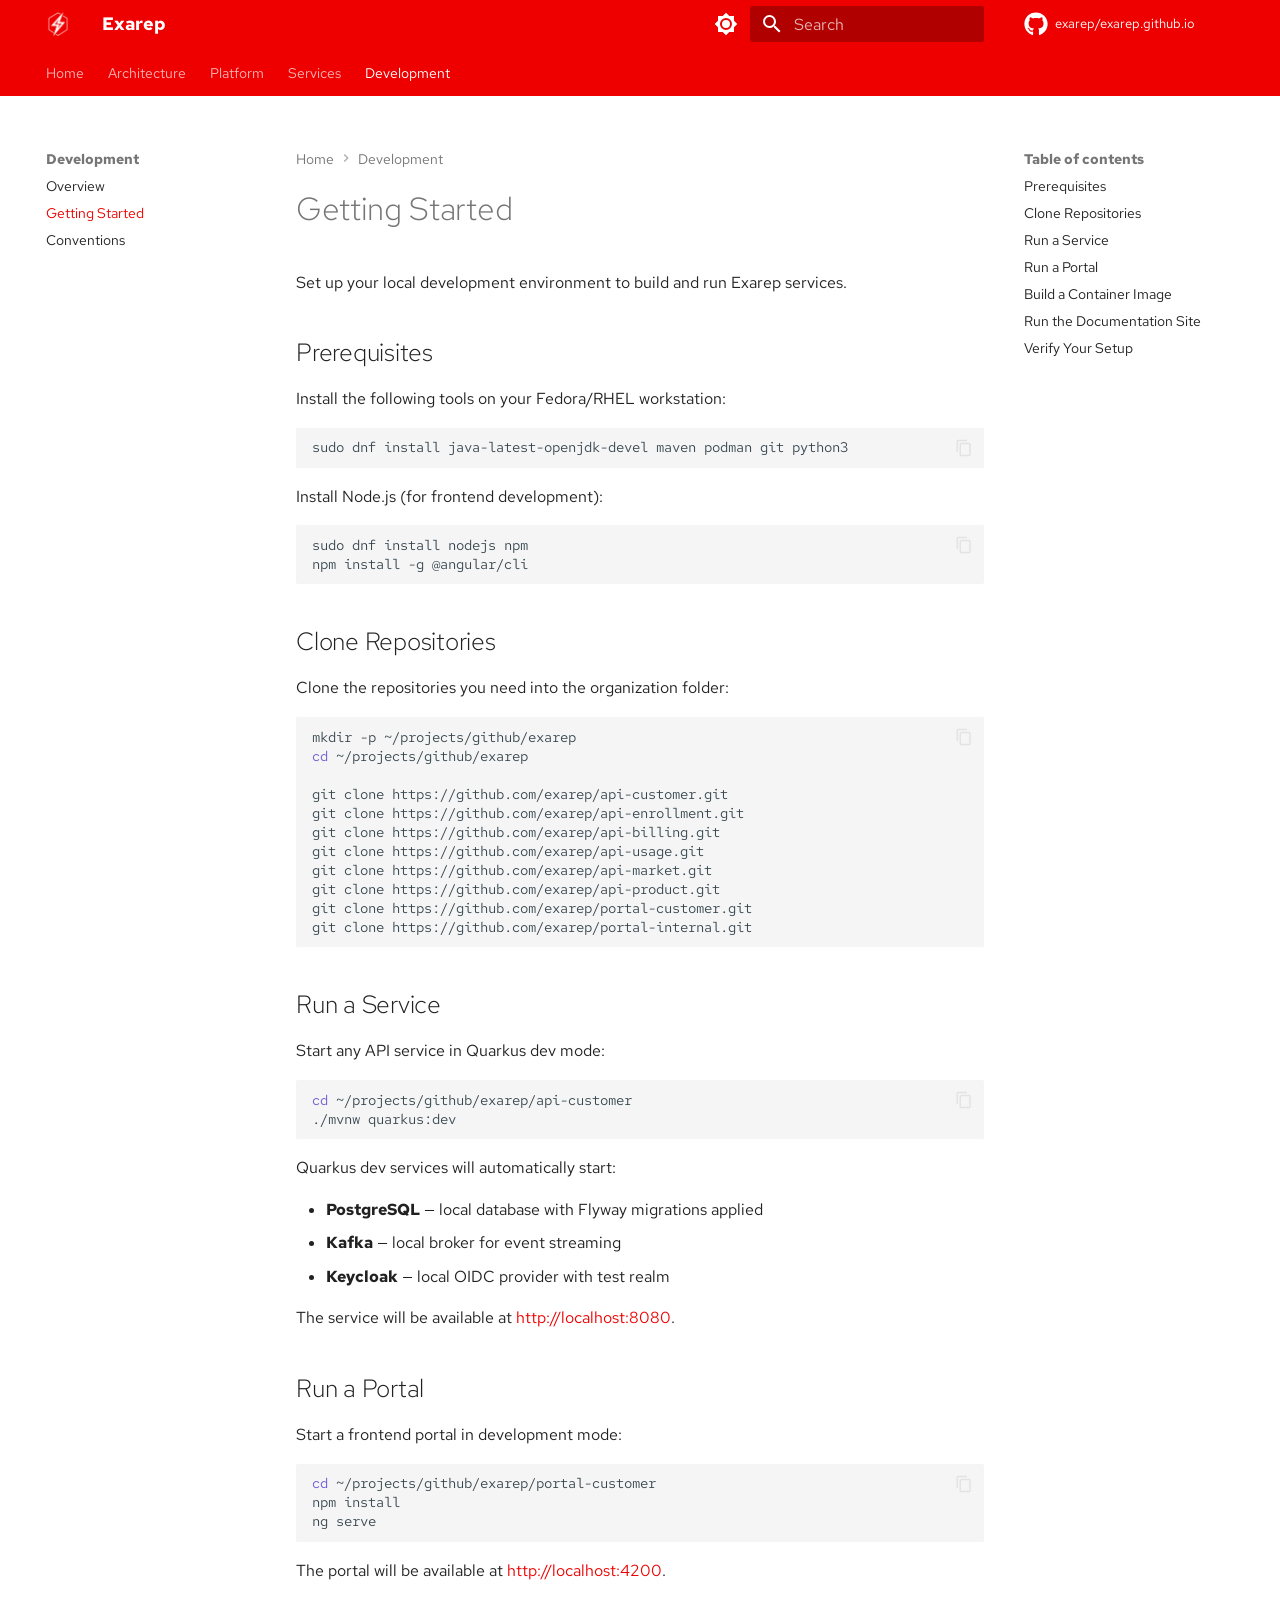
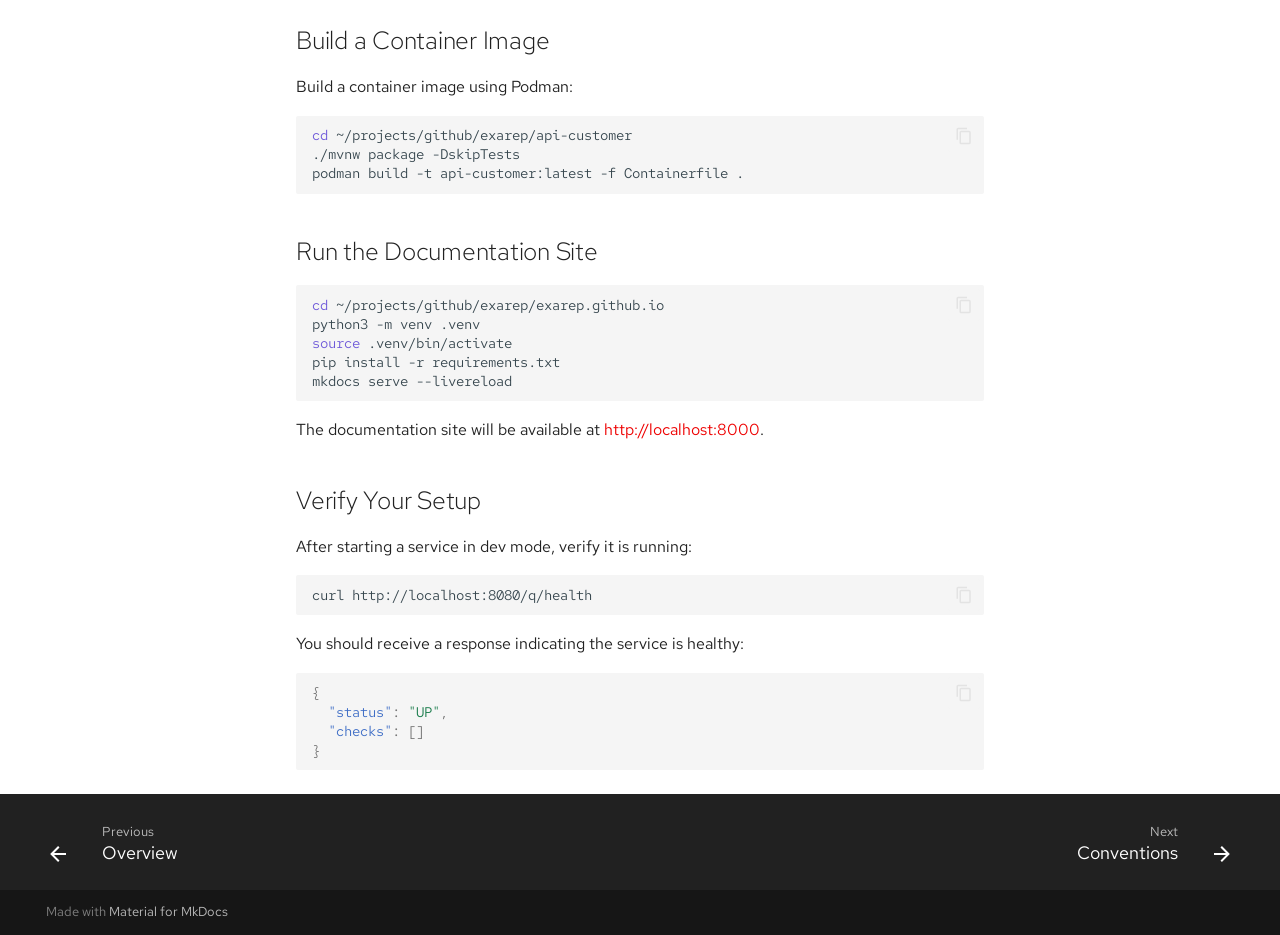
<file: development/getting-started/index.html>
<!doctype html>
<html lang="en" class="no-js">
  <head>
    
      <meta charset="utf-8">
      <meta name="viewport" content="width=device-width,initial-scale=1">
      
        <meta name="description" content="Reference architecture for running microservices on OpenShift — modeled as a retail electricity provider in ERCOT, Texas.">
      
      
      
        <link rel="canonical" href="https://exarep.github.io/development/getting-started/">
      
      
        <link rel="prev" href="../">
      
      
        <link rel="next" href="../conventions/">
      
      
        
      
      
      <link rel="icon" href="../../assets/images/exarep-logo.png">
      <meta name="generator" content="mkdocs-1.6.1, mkdocs-material-9.7.7">
    
    
      
        <title>Getting Started - Exarep</title>
      
    
    
      <link rel="stylesheet" href="../../assets/stylesheets/main.ec1eaa64.min.css">
      
        
        <link rel="stylesheet" href="../../assets/stylesheets/palette.ab4e12ef.min.css">
      
      


    
    
      
    
    
      
        
        
        <link rel="preconnect" href="https://fonts.gstatic.com" crossorigin>
        <link rel="stylesheet" href="https://fonts.googleapis.com/css?family=Red+Hat+Text:300,300i,400,400i,700,700i%7CRed+Hat+Mono:400,400i,700,700i&display=fallback">
        <style>:root{--md-text-font:"Red Hat Text";--md-code-font:"Red Hat Mono"}</style>
      
    
    
      <link rel="stylesheet" href="../../assets/stylesheets/extra.css">
    
    <script>__md_scope=new URL("../..",location),__md_hash=e=>[...e].reduce(((e,_)=>(e<<5)-e+_.charCodeAt(0)),0),__md_get=(e,_=localStorage,t=__md_scope)=>JSON.parse(_.getItem(t.pathname+"."+e)),__md_set=(e,_,t=localStorage,a=__md_scope)=>{try{t.setItem(a.pathname+"."+e,JSON.stringify(_))}catch(e){}}</script>
    
      

    
    
  </head>
  
  
    
    
      
    
    
    
    
    <body dir="ltr" data-md-color-scheme="default" data-md-color-primary="custom" data-md-color-accent="custom">
  
    
    <input class="md-toggle" data-md-toggle="drawer" type="checkbox" id="__drawer" autocomplete="off">
    <input class="md-toggle" data-md-toggle="search" type="checkbox" id="__search" autocomplete="off">
    <label class="md-overlay" for="__drawer"></label>
    <div data-md-component="skip">
      
        
        <a href="#getting-started" class="md-skip">
          Skip to content
        </a>
      
    </div>
    <div data-md-component="announce">
      
    </div>
    
    
      

<header class="md-header" data-md-component="header">
  <nav class="md-header__inner md-grid" aria-label="Header">
    <a href="../.." title="Exarep" class="md-header__button md-logo" aria-label="Exarep" data-md-component="logo">
      
  <img src="../../assets/images/exarep-logo.png" alt="logo">

    </a>
    <label class="md-header__button md-icon" for="__drawer">
      
      <svg xmlns="http://www.w3.org/2000/svg" viewBox="0 0 24 24"><path d="M3 6h18v2H3zm0 5h18v2H3zm0 5h18v2H3z"/></svg>
    </label>
    <div class="md-header__title" data-md-component="header-title">
      <div class="md-header__ellipsis">
        <div class="md-header__topic">
          <span class="md-ellipsis">
            Exarep
          </span>
        </div>
        <div class="md-header__topic" data-md-component="header-topic">
          <span class="md-ellipsis">
            
              Getting Started
            
          </span>
        </div>
      </div>
    </div>
    
      
        <form class="md-header__option" data-md-component="palette">
  
    
    
    
    <input class="md-option" data-md-color-media="" data-md-color-scheme="default" data-md-color-primary="custom" data-md-color-accent="custom"  aria-label="Switch to dark mode"  type="radio" name="__palette" id="__palette_0">
    
      <label class="md-header__button md-icon" title="Switch to dark mode" for="__palette_1" hidden>
        <svg xmlns="http://www.w3.org/2000/svg" viewBox="0 0 24 24"><path d="M12 8a4 4 0 0 0-4 4 4 4 0 0 0 4 4 4 4 0 0 0 4-4 4 4 0 0 0-4-4m0 10a6 6 0 0 1-6-6 6 6 0 0 1 6-6 6 6 0 0 1 6 6 6 6 0 0 1-6 6m8-9.31V4h-4.69L12 .69 8.69 4H4v4.69L.69 12 4 15.31V20h4.69L12 23.31 15.31 20H20v-4.69L23.31 12z"/></svg>
      </label>
    
  
    
    
    
    <input class="md-option" data-md-color-media="" data-md-color-scheme="slate" data-md-color-primary="custom" data-md-color-accent="custom"  aria-label="Switch to light mode"  type="radio" name="__palette" id="__palette_1">
    
      <label class="md-header__button md-icon" title="Switch to light mode" for="__palette_0" hidden>
        <svg xmlns="http://www.w3.org/2000/svg" viewBox="0 0 24 24"><path d="M12 18c-.89 0-1.74-.2-2.5-.55C11.56 16.5 13 14.42 13 12s-1.44-4.5-3.5-5.45C10.26 6.2 11.11 6 12 6a6 6 0 0 1 6 6 6 6 0 0 1-6 6m8-9.31V4h-4.69L12 .69 8.69 4H4v4.69L.69 12 4 15.31V20h4.69L12 23.31 15.31 20H20v-4.69L23.31 12z"/></svg>
      </label>
    
  
</form>
      
    
    
      <script>var palette=__md_get("__palette");if(palette&&palette.color){if("(prefers-color-scheme)"===palette.color.media){var media=matchMedia("(prefers-color-scheme: light)"),input=document.querySelector(media.matches?"[data-md-color-media='(prefers-color-scheme: light)']":"[data-md-color-media='(prefers-color-scheme: dark)']");palette.color.media=input.getAttribute("data-md-color-media"),palette.color.scheme=input.getAttribute("data-md-color-scheme"),palette.color.primary=input.getAttribute("data-md-color-primary"),palette.color.accent=input.getAttribute("data-md-color-accent")}for(var[key,value]of Object.entries(palette.color))document.body.setAttribute("data-md-color-"+key,value)}</script>
    
    
    
      
      
        <label class="md-header__button md-icon" for="__search">
          
          <svg xmlns="http://www.w3.org/2000/svg" viewBox="0 0 24 24"><path d="M9.5 3A6.5 6.5 0 0 1 16 9.5c0 1.61-.59 3.09-1.56 4.23l.27.27h.79l5 5-1.5 1.5-5-5v-.79l-.27-.27A6.52 6.52 0 0 1 9.5 16 6.5 6.5 0 0 1 3 9.5 6.5 6.5 0 0 1 9.5 3m0 2C7 5 5 7 5 9.5S7 14 9.5 14 14 12 14 9.5 12 5 9.5 5"/></svg>
        </label>
        <div class="md-search" data-md-component="search" role="dialog">
  <label class="md-search__overlay" for="__search"></label>
  <div class="md-search__inner" role="search">
    <form class="md-search__form" name="search">
      <input type="text" class="md-search__input" name="query" aria-label="Search" placeholder="Search" autocapitalize="off" autocorrect="off" autocomplete="off" spellcheck="false" data-md-component="search-query" required>
      <label class="md-search__icon md-icon" for="__search">
        
        <svg xmlns="http://www.w3.org/2000/svg" viewBox="0 0 24 24"><path d="M9.5 3A6.5 6.5 0 0 1 16 9.5c0 1.61-.59 3.09-1.56 4.23l.27.27h.79l5 5-1.5 1.5-5-5v-.79l-.27-.27A6.52 6.52 0 0 1 9.5 16 6.5 6.5 0 0 1 3 9.5 6.5 6.5 0 0 1 9.5 3m0 2C7 5 5 7 5 9.5S7 14 9.5 14 14 12 14 9.5 12 5 9.5 5"/></svg>
        
        <svg xmlns="http://www.w3.org/2000/svg" viewBox="0 0 24 24"><path d="M20 11v2H8l5.5 5.5-1.42 1.42L4.16 12l7.92-7.92L13.5 5.5 8 11z"/></svg>
      </label>
      <nav class="md-search__options" aria-label="Search">
        
        <button type="reset" class="md-search__icon md-icon" title="Clear" aria-label="Clear" tabindex="-1">
          
          <svg xmlns="http://www.w3.org/2000/svg" viewBox="0 0 24 24"><path d="M19 6.41 17.59 5 12 10.59 6.41 5 5 6.41 10.59 12 5 17.59 6.41 19 12 13.41 17.59 19 19 17.59 13.41 12z"/></svg>
        </button>
      </nav>
      
        <div class="md-search__suggest" data-md-component="search-suggest"></div>
      
    </form>
    <div class="md-search__output">
      <div class="md-search__scrollwrap" tabindex="0" data-md-scrollfix>
        <div class="md-search-result" data-md-component="search-result">
          <div class="md-search-result__meta">
            Initializing search
          </div>
          <ol class="md-search-result__list" role="presentation"></ol>
        </div>
      </div>
    </div>
  </div>
</div>
      
    
    
      <div class="md-header__source">
        <a href="https://github.com/exarep/exarep.github.io" title="Go to repository" class="md-source" data-md-component="source">
  <div class="md-source__icon md-icon">
    
    <svg xmlns="http://www.w3.org/2000/svg" viewBox="0 0 512 512"><!--! Font Awesome Free 7.1.0 by @fontawesome - https://fontawesome.com License - https://fontawesome.com/license/free (Icons: CC BY 4.0, Fonts: SIL OFL 1.1, Code: MIT License) Copyright 2025 Fonticons, Inc.--><path d="M173.9 397.4c0 2-2.3 3.6-5.2 3.6-3.3.3-5.6-1.3-5.6-3.6 0-2 2.3-3.6 5.2-3.6 3-.3 5.6 1.3 5.6 3.6m-31.1-4.5c-.7 2 1.3 4.3 4.3 4.9 2.6 1 5.6 0 6.2-2s-1.3-4.3-4.3-5.2c-2.6-.7-5.5.3-6.2 2.3m44.2-1.7c-2.9.7-4.9 2.6-4.6 4.9.3 2 2.9 3.3 5.9 2.6 2.9-.7 4.9-2.6 4.6-4.6-.3-1.9-3-3.2-5.9-2.9M252.8 8C114.1 8 8 113.3 8 252c0 110.9 69.8 205.8 169.5 239.2 12.8 2.3 17.3-5.6 17.3-12.1 0-6.2-.3-40.4-.3-61.4 0 0-70 15-84.7-29.8 0 0-11.4-29.1-27.8-36.6 0 0-22.9-15.7 1.6-15.4 0 0 24.9 2 38.6 25.8 21.9 38.6 58.6 27.5 72.9 20.9 2.3-16 8.8-27.1 16-33.7-55.9-6.2-112.3-14.3-112.3-110.5 0-27.5 7.6-41.3 23.6-58.9-2.6-6.5-11.1-33.3 2.6-67.9 20.9-6.5 69 27 69 27 20-5.6 41.5-8.5 62.8-8.5s42.8 2.9 62.8 8.5c0 0 48.1-33.6 69-27 13.7 34.7 5.2 61.4 2.6 67.9 16 17.7 25.8 31.5 25.8 58.9 0 96.5-58.9 104.2-114.8 110.5 9.2 7.9 17 22.9 17 46.4 0 33.7-.3 75.4-.3 83.6 0 6.5 4.6 14.4 17.3 12.1C436.2 457.8 504 362.9 504 252 504 113.3 391.5 8 252.8 8M105.2 352.9c-1.3 1-1 3.3.7 5.2 1.6 1.6 3.9 2.3 5.2 1 1.3-1 1-3.3-.7-5.2-1.6-1.6-3.9-2.3-5.2-1m-10.8-8.1c-.7 1.3.3 2.9 2.3 3.9 1.6 1 3.6.7 4.3-.7.7-1.3-.3-2.9-2.3-3.9-2-.6-3.6-.3-4.3.7m32.4 35.6c-1.6 1.3-1 4.3 1.3 6.2 2.3 2.3 5.2 2.6 6.5 1 1.3-1.3.7-4.3-1.3-6.2-2.2-2.3-5.2-2.6-6.5-1m-11.4-14.7c-1.6 1-1.6 3.6 0 5.9s4.3 3.3 5.6 2.3c1.6-1.3 1.6-3.9 0-6.2-1.4-2.3-4-3.3-5.6-2"/></svg>
  </div>
  <div class="md-source__repository">
    exarep/exarep.github.io
  </div>
</a>
      </div>
    
  </nav>
  
</header>
    
    <div class="md-container" data-md-component="container">
      
      
        
          
            
<nav class="md-tabs" aria-label="Tabs" data-md-component="tabs">
  <div class="md-grid">
    <ul class="md-tabs__list">
      
        
  
  
  
  
    <li class="md-tabs__item">
      <a href="../.." class="md-tabs__link">
        
  
  
    
  
  Home

      </a>
    </li>
  

      
        
  
  
  
  
    
    
      <li class="md-tabs__item">
        <a href="../../architecture/" class="md-tabs__link">
          
  
  
  Architecture

        </a>
      </li>
    
  

      
        
  
  
  
  
    
    
      <li class="md-tabs__item">
        <a href="../../platform/" class="md-tabs__link">
          
  
  
  Platform

        </a>
      </li>
    
  

      
        
  
  
  
  
    
    
      <li class="md-tabs__item">
        <a href="../../services/" class="md-tabs__link">
          
  
  
  Services

        </a>
      </li>
    
  

      
        
  
  
  
    
  
  
    
    
      <li class="md-tabs__item md-tabs__item--active">
        <a href="../" class="md-tabs__link">
          
  
  
  Development

        </a>
      </li>
    
  

      
    </ul>
  </div>
</nav>
          
        
      
      <main class="md-main" data-md-component="main">
        <div class="md-main__inner md-grid">
          
            
              
              <div class="md-sidebar md-sidebar--primary" data-md-component="sidebar" data-md-type="navigation" >
                <div class="md-sidebar__scrollwrap">
                  <div class="md-sidebar__inner">
                    


  


<nav class="md-nav md-nav--primary md-nav--lifted" aria-label="Navigation" data-md-level="0">
  <label class="md-nav__title" for="__drawer">
    <a href="../.." title="Exarep" class="md-nav__button md-logo" aria-label="Exarep" data-md-component="logo">
      
  <img src="../../assets/images/exarep-logo.png" alt="logo">

    </a>
    Exarep
  </label>
  
    <div class="md-nav__source">
      <a href="https://github.com/exarep/exarep.github.io" title="Go to repository" class="md-source" data-md-component="source">
  <div class="md-source__icon md-icon">
    
    <svg xmlns="http://www.w3.org/2000/svg" viewBox="0 0 512 512"><!--! Font Awesome Free 7.1.0 by @fontawesome - https://fontawesome.com License - https://fontawesome.com/license/free (Icons: CC BY 4.0, Fonts: SIL OFL 1.1, Code: MIT License) Copyright 2025 Fonticons, Inc.--><path d="M173.9 397.4c0 2-2.3 3.6-5.2 3.6-3.3.3-5.6-1.3-5.6-3.6 0-2 2.3-3.6 5.2-3.6 3-.3 5.6 1.3 5.6 3.6m-31.1-4.5c-.7 2 1.3 4.3 4.3 4.9 2.6 1 5.6 0 6.2-2s-1.3-4.3-4.3-5.2c-2.6-.7-5.5.3-6.2 2.3m44.2-1.7c-2.9.7-4.9 2.6-4.6 4.9.3 2 2.9 3.3 5.9 2.6 2.9-.7 4.9-2.6 4.6-4.6-.3-1.9-3-3.2-5.9-2.9M252.8 8C114.1 8 8 113.3 8 252c0 110.9 69.8 205.8 169.5 239.2 12.8 2.3 17.3-5.6 17.3-12.1 0-6.2-.3-40.4-.3-61.4 0 0-70 15-84.7-29.8 0 0-11.4-29.1-27.8-36.6 0 0-22.9-15.7 1.6-15.4 0 0 24.9 2 38.6 25.8 21.9 38.6 58.6 27.5 72.9 20.9 2.3-16 8.8-27.1 16-33.7-55.9-6.2-112.3-14.3-112.3-110.5 0-27.5 7.6-41.3 23.6-58.9-2.6-6.5-11.1-33.3 2.6-67.9 20.9-6.5 69 27 69 27 20-5.6 41.5-8.5 62.8-8.5s42.8 2.9 62.8 8.5c0 0 48.1-33.6 69-27 13.7 34.7 5.2 61.4 2.6 67.9 16 17.7 25.8 31.5 25.8 58.9 0 96.5-58.9 104.2-114.8 110.5 9.2 7.9 17 22.9 17 46.4 0 33.7-.3 75.4-.3 83.6 0 6.5 4.6 14.4 17.3 12.1C436.2 457.8 504 362.9 504 252 504 113.3 391.5 8 252.8 8M105.2 352.9c-1.3 1-1 3.3.7 5.2 1.6 1.6 3.9 2.3 5.2 1 1.3-1 1-3.3-.7-5.2-1.6-1.6-3.9-2.3-5.2-1m-10.8-8.1c-.7 1.3.3 2.9 2.3 3.9 1.6 1 3.6.7 4.3-.7.7-1.3-.3-2.9-2.3-3.9-2-.6-3.6-.3-4.3.7m32.4 35.6c-1.6 1.3-1 4.3 1.3 6.2 2.3 2.3 5.2 2.6 6.5 1 1.3-1.3.7-4.3-1.3-6.2-2.2-2.3-5.2-2.6-6.5-1m-11.4-14.7c-1.6 1-1.6 3.6 0 5.9s4.3 3.3 5.6 2.3c1.6-1.3 1.6-3.9 0-6.2-1.4-2.3-4-3.3-5.6-2"/></svg>
  </div>
  <div class="md-source__repository">
    exarep/exarep.github.io
  </div>
</a>
    </div>
  
  <ul class="md-nav__list" data-md-scrollfix>
    
      
      
  
  
  
  
    <li class="md-nav__item">
      <a href="../.." class="md-nav__link">
        
  
  
  <span class="md-ellipsis">
    
  
    Home
  

    
  </span>
  
  

      </a>
    </li>
  

    
      
      
  
  
  
  
    
    
    
    
      
      
        
      
    
    
    <li class="md-nav__item md-nav__item--nested">
      
        
        
          
        
        <input class="md-nav__toggle md-toggle md-toggle--indeterminate" type="checkbox" id="__nav_2" >
        
          
          <label class="md-nav__link" for="__nav_2" id="__nav_2_label" tabindex="0">
            
  
  
  <span class="md-ellipsis">
    
  
    Architecture
  

    
  </span>
  
  

            <span class="md-nav__icon md-icon"></span>
          </label>
        
        <nav class="md-nav" data-md-level="1" aria-labelledby="__nav_2_label" aria-expanded="false">
          <label class="md-nav__title" for="__nav_2">
            <span class="md-nav__icon md-icon"></span>
            
  
    Architecture
  

          </label>
          <ul class="md-nav__list" data-md-scrollfix>
            
              
                
  
  
  
  
    <li class="md-nav__item">
      <a href="../../architecture/" class="md-nav__link">
        
  
  
  <span class="md-ellipsis">
    
  
    Overview
  

    
  </span>
  
  

      </a>
    </li>
  

              
            
              
                
  
  
  
  
    <li class="md-nav__item">
      <a href="../../architecture/microservices/" class="md-nav__link">
        
  
  
  <span class="md-ellipsis">
    
  
    Microservices
  

    
  </span>
  
  

      </a>
    </li>
  

              
            
              
                
  
  
  
  
    <li class="md-nav__item">
      <a href="../../architecture/domain-model/" class="md-nav__link">
        
  
  
  <span class="md-ellipsis">
    
  
    Domain Model
  

    
  </span>
  
  

      </a>
    </li>
  

              
            
          </ul>
        </nav>
      
    </li>
  

    
      
      
  
  
  
  
    
    
    
    
      
      
        
      
    
    
    <li class="md-nav__item md-nav__item--nested">
      
        
        
          
        
        <input class="md-nav__toggle md-toggle md-toggle--indeterminate" type="checkbox" id="__nav_3" >
        
          
          <label class="md-nav__link" for="__nav_3" id="__nav_3_label" tabindex="0">
            
  
  
  <span class="md-ellipsis">
    
  
    Platform
  

    
  </span>
  
  

            <span class="md-nav__icon md-icon"></span>
          </label>
        
        <nav class="md-nav" data-md-level="1" aria-labelledby="__nav_3_label" aria-expanded="false">
          <label class="md-nav__title" for="__nav_3">
            <span class="md-nav__icon md-icon"></span>
            
  
    Platform
  

          </label>
          <ul class="md-nav__list" data-md-scrollfix>
            
              
                
  
  
  
  
    <li class="md-nav__item">
      <a href="../../platform/" class="md-nav__link">
        
  
  
  <span class="md-ellipsis">
    
  
    Overview
  

    
  </span>
  
  

      </a>
    </li>
  

              
            
              
                
  
  
  
  
    <li class="md-nav__item">
      <a href="../../platform/openshift/" class="md-nav__link">
        
  
  
  <span class="md-ellipsis">
    
  
    OpenShift
  

    
  </span>
  
  

      </a>
    </li>
  

              
            
              
                
  
  
  
  
    <li class="md-nav__item">
      <a href="../../platform/gitops/" class="md-nav__link">
        
  
  
  <span class="md-ellipsis">
    
  
    GitOps
  

    
  </span>
  
  

      </a>
    </li>
  

              
            
              
                
  
  
  
  
    <li class="md-nav__item">
      <a href="../../platform/observability/" class="md-nav__link">
        
  
  
  <span class="md-ellipsis">
    
  
    Observability
  

    
  </span>
  
  

      </a>
    </li>
  

              
            
          </ul>
        </nav>
      
    </li>
  

    
      
      
  
  
  
  
    
    
    
    
      
      
        
      
    
    
    <li class="md-nav__item md-nav__item--nested">
      
        
        
          
        
        <input class="md-nav__toggle md-toggle md-toggle--indeterminate" type="checkbox" id="__nav_4" >
        
          
          <label class="md-nav__link" for="__nav_4" id="__nav_4_label" tabindex="0">
            
  
  
  <span class="md-ellipsis">
    
  
    Services
  

    
  </span>
  
  

            <span class="md-nav__icon md-icon"></span>
          </label>
        
        <nav class="md-nav" data-md-level="1" aria-labelledby="__nav_4_label" aria-expanded="false">
          <label class="md-nav__title" for="__nav_4">
            <span class="md-nav__icon md-icon"></span>
            
  
    Services
  

          </label>
          <ul class="md-nav__list" data-md-scrollfix>
            
              
                
  
  
  
  
    <li class="md-nav__item">
      <a href="../../services/" class="md-nav__link">
        
  
  
  <span class="md-ellipsis">
    
  
    Overview
  

    
  </span>
  
  

      </a>
    </li>
  

              
            
          </ul>
        </nav>
      
    </li>
  

    
      
      
  
  
    
  
  
  
    
    
    
    
      
        
        
      
      
        
      
    
    
    <li class="md-nav__item md-nav__item--active md-nav__item--section md-nav__item--nested">
      
        
        
        <input class="md-nav__toggle md-toggle " type="checkbox" id="__nav_5" checked>
        
          
          <label class="md-nav__link" for="__nav_5" id="__nav_5_label" tabindex="">
            
  
  
  <span class="md-ellipsis">
    
  
    Development
  

    
  </span>
  
  

            <span class="md-nav__icon md-icon"></span>
          </label>
        
        <nav class="md-nav" data-md-level="1" aria-labelledby="__nav_5_label" aria-expanded="true">
          <label class="md-nav__title" for="__nav_5">
            <span class="md-nav__icon md-icon"></span>
            
  
    Development
  

          </label>
          <ul class="md-nav__list" data-md-scrollfix>
            
              
                
  
  
  
  
    <li class="md-nav__item">
      <a href="../" class="md-nav__link">
        
  
  
  <span class="md-ellipsis">
    
  
    Overview
  

    
  </span>
  
  

      </a>
    </li>
  

              
            
              
                
  
  
    
  
  
  
    <li class="md-nav__item md-nav__item--active">
      
      <input class="md-nav__toggle md-toggle" type="checkbox" id="__toc">
      
      
        
      
      
        <label class="md-nav__link md-nav__link--active" for="__toc">
          
  
  
  <span class="md-ellipsis">
    
  
    Getting Started
  

    
  </span>
  
  

          <span class="md-nav__icon md-icon"></span>
        </label>
      
      <a href="./" class="md-nav__link md-nav__link--active">
        
  
  
  <span class="md-ellipsis">
    
  
    Getting Started
  

    
  </span>
  
  

      </a>
      
        

<nav class="md-nav md-nav--secondary" aria-label="Table of contents">
  
  
  
    
  
  
    <label class="md-nav__title" for="__toc">
      <span class="md-nav__icon md-icon"></span>
      Table of contents
    </label>
    <ul class="md-nav__list" data-md-component="toc" data-md-scrollfix>
      
        <li class="md-nav__item">
  <a href="#prerequisites" class="md-nav__link">
    <span class="md-ellipsis">
      
        Prerequisites
      
    </span>
  </a>
  
</li>
      
        <li class="md-nav__item">
  <a href="#clone-repositories" class="md-nav__link">
    <span class="md-ellipsis">
      
        Clone Repositories
      
    </span>
  </a>
  
</li>
      
        <li class="md-nav__item">
  <a href="#run-a-service" class="md-nav__link">
    <span class="md-ellipsis">
      
        Run a Service
      
    </span>
  </a>
  
</li>
      
        <li class="md-nav__item">
  <a href="#run-a-portal" class="md-nav__link">
    <span class="md-ellipsis">
      
        Run a Portal
      
    </span>
  </a>
  
</li>
      
        <li class="md-nav__item">
  <a href="#build-a-container-image" class="md-nav__link">
    <span class="md-ellipsis">
      
        Build a Container Image
      
    </span>
  </a>
  
</li>
      
        <li class="md-nav__item">
  <a href="#run-the-documentation-site" class="md-nav__link">
    <span class="md-ellipsis">
      
        Run the Documentation Site
      
    </span>
  </a>
  
</li>
      
        <li class="md-nav__item">
  <a href="#verify-your-setup" class="md-nav__link">
    <span class="md-ellipsis">
      
        Verify Your Setup
      
    </span>
  </a>
  
</li>
      
    </ul>
  
</nav>
      
    </li>
  

              
            
              
                
  
  
  
  
    <li class="md-nav__item">
      <a href="../conventions/" class="md-nav__link">
        
  
  
  <span class="md-ellipsis">
    
  
    Conventions
  

    
  </span>
  
  

      </a>
    </li>
  

              
            
          </ul>
        </nav>
      
    </li>
  

    
  </ul>
</nav>
                  </div>
                </div>
              </div>
            
            
              
              <div class="md-sidebar md-sidebar--secondary" data-md-component="sidebar" data-md-type="toc" >
                <div class="md-sidebar__scrollwrap">
                  <div class="md-sidebar__inner">
                    

<nav class="md-nav md-nav--secondary" aria-label="Table of contents">
  
  
  
    
  
  
    <label class="md-nav__title" for="__toc">
      <span class="md-nav__icon md-icon"></span>
      Table of contents
    </label>
    <ul class="md-nav__list" data-md-component="toc" data-md-scrollfix>
      
        <li class="md-nav__item">
  <a href="#prerequisites" class="md-nav__link">
    <span class="md-ellipsis">
      
        Prerequisites
      
    </span>
  </a>
  
</li>
      
        <li class="md-nav__item">
  <a href="#clone-repositories" class="md-nav__link">
    <span class="md-ellipsis">
      
        Clone Repositories
      
    </span>
  </a>
  
</li>
      
        <li class="md-nav__item">
  <a href="#run-a-service" class="md-nav__link">
    <span class="md-ellipsis">
      
        Run a Service
      
    </span>
  </a>
  
</li>
      
        <li class="md-nav__item">
  <a href="#run-a-portal" class="md-nav__link">
    <span class="md-ellipsis">
      
        Run a Portal
      
    </span>
  </a>
  
</li>
      
        <li class="md-nav__item">
  <a href="#build-a-container-image" class="md-nav__link">
    <span class="md-ellipsis">
      
        Build a Container Image
      
    </span>
  </a>
  
</li>
      
        <li class="md-nav__item">
  <a href="#run-the-documentation-site" class="md-nav__link">
    <span class="md-ellipsis">
      
        Run the Documentation Site
      
    </span>
  </a>
  
</li>
      
        <li class="md-nav__item">
  <a href="#verify-your-setup" class="md-nav__link">
    <span class="md-ellipsis">
      
        Verify Your Setup
      
    </span>
  </a>
  
</li>
      
    </ul>
  
</nav>
                  </div>
                </div>
              </div>
            
          
          
            <div class="md-content" data-md-component="content">
              
                



  


  <nav class="md-path" aria-label="Navigation" >
    <ol class="md-path__list">
      
        
  
  
    <li class="md-path__item">
      <a href="../.." class="md-path__link">
        
  <span class="md-ellipsis">
    Home
  </span>

      </a>
    </li>
  

      
      
        
  
  
    
    
      <li class="md-path__item">
        <a href="../" class="md-path__link">
          
  <span class="md-ellipsis">
    Development
  </span>

        </a>
      </li>
    
  

      
    </ol>
  </nav>

              
              <article class="md-content__inner md-typeset">
                
                  


  
  


<h1 id="getting-started">Getting Started<a class="headerlink" href="#getting-started" title="Permanent link">&para;</a></h1>
<p>Set up your local development environment to build and run Exarep services.</p>
<h2 id="prerequisites">Prerequisites<a class="headerlink" href="#prerequisites" title="Permanent link">&para;</a></h2>
<p>Install the following tools on your Fedora/RHEL workstation:</p>
<div class="language-bash highlight"><pre><span></span><code><span id="__span-0-1"><a id="__codelineno-0-1" name="__codelineno-0-1" href="#__codelineno-0-1"></a>sudo<span class="w"> </span>dnf<span class="w"> </span>install<span class="w"> </span>java-latest-openjdk-devel<span class="w"> </span>maven<span class="w"> </span>podman<span class="w"> </span>git<span class="w"> </span>python3
</span></code></pre></div>
<p>Install Node.js (for frontend development):</p>
<div class="language-bash highlight"><pre><span></span><code><span id="__span-1-1"><a id="__codelineno-1-1" name="__codelineno-1-1" href="#__codelineno-1-1"></a>sudo<span class="w"> </span>dnf<span class="w"> </span>install<span class="w"> </span>nodejs<span class="w"> </span>npm
</span><span id="__span-1-2"><a id="__codelineno-1-2" name="__codelineno-1-2" href="#__codelineno-1-2"></a>npm<span class="w"> </span>install<span class="w"> </span>-g<span class="w"> </span>@angular/cli
</span></code></pre></div>
<h2 id="clone-repositories">Clone Repositories<a class="headerlink" href="#clone-repositories" title="Permanent link">&para;</a></h2>
<p>Clone the repositories you need into the organization folder:</p>
<div class="language-bash highlight"><pre><span></span><code><span id="__span-2-1"><a id="__codelineno-2-1" name="__codelineno-2-1" href="#__codelineno-2-1"></a>mkdir<span class="w"> </span>-p<span class="w"> </span>~/projects/github/exarep
</span><span id="__span-2-2"><a id="__codelineno-2-2" name="__codelineno-2-2" href="#__codelineno-2-2"></a><span class="nb">cd</span><span class="w"> </span>~/projects/github/exarep
</span><span id="__span-2-3"><a id="__codelineno-2-3" name="__codelineno-2-3" href="#__codelineno-2-3"></a>
</span><span id="__span-2-4"><a id="__codelineno-2-4" name="__codelineno-2-4" href="#__codelineno-2-4"></a>git<span class="w"> </span>clone<span class="w"> </span>https://github.com/exarep/api-customer.git
</span><span id="__span-2-5"><a id="__codelineno-2-5" name="__codelineno-2-5" href="#__codelineno-2-5"></a>git<span class="w"> </span>clone<span class="w"> </span>https://github.com/exarep/api-enrollment.git
</span><span id="__span-2-6"><a id="__codelineno-2-6" name="__codelineno-2-6" href="#__codelineno-2-6"></a>git<span class="w"> </span>clone<span class="w"> </span>https://github.com/exarep/api-billing.git
</span><span id="__span-2-7"><a id="__codelineno-2-7" name="__codelineno-2-7" href="#__codelineno-2-7"></a>git<span class="w"> </span>clone<span class="w"> </span>https://github.com/exarep/api-usage.git
</span><span id="__span-2-8"><a id="__codelineno-2-8" name="__codelineno-2-8" href="#__codelineno-2-8"></a>git<span class="w"> </span>clone<span class="w"> </span>https://github.com/exarep/api-market.git
</span><span id="__span-2-9"><a id="__codelineno-2-9" name="__codelineno-2-9" href="#__codelineno-2-9"></a>git<span class="w"> </span>clone<span class="w"> </span>https://github.com/exarep/api-product.git
</span><span id="__span-2-10"><a id="__codelineno-2-10" name="__codelineno-2-10" href="#__codelineno-2-10"></a>git<span class="w"> </span>clone<span class="w"> </span>https://github.com/exarep/portal-customer.git
</span><span id="__span-2-11"><a id="__codelineno-2-11" name="__codelineno-2-11" href="#__codelineno-2-11"></a>git<span class="w"> </span>clone<span class="w"> </span>https://github.com/exarep/portal-internal.git
</span></code></pre></div>
<h2 id="run-a-service">Run a Service<a class="headerlink" href="#run-a-service" title="Permanent link">&para;</a></h2>
<p>Start any API service in Quarkus dev mode:</p>
<div class="language-bash highlight"><pre><span></span><code><span id="__span-3-1"><a id="__codelineno-3-1" name="__codelineno-3-1" href="#__codelineno-3-1"></a><span class="nb">cd</span><span class="w"> </span>~/projects/github/exarep/api-customer
</span><span id="__span-3-2"><a id="__codelineno-3-2" name="__codelineno-3-2" href="#__codelineno-3-2"></a>./mvnw<span class="w"> </span>quarkus:dev
</span></code></pre></div>
<p>Quarkus dev services will automatically start:</p>
<ul>
<li><strong>PostgreSQL</strong> — local database with Flyway migrations applied</li>
<li><strong>Kafka</strong> — local broker for event streaming</li>
<li><strong>Keycloak</strong> — local OIDC provider with test realm</li>
</ul>
<p>The service will be available at <a href="http://localhost:8080">http://localhost:8080</a>.</p>
<h2 id="run-a-portal">Run a Portal<a class="headerlink" href="#run-a-portal" title="Permanent link">&para;</a></h2>
<p>Start a frontend portal in development mode:</p>
<div class="language-bash highlight"><pre><span></span><code><span id="__span-4-1"><a id="__codelineno-4-1" name="__codelineno-4-1" href="#__codelineno-4-1"></a><span class="nb">cd</span><span class="w"> </span>~/projects/github/exarep/portal-customer
</span><span id="__span-4-2"><a id="__codelineno-4-2" name="__codelineno-4-2" href="#__codelineno-4-2"></a>npm<span class="w"> </span>install
</span><span id="__span-4-3"><a id="__codelineno-4-3" name="__codelineno-4-3" href="#__codelineno-4-3"></a>ng<span class="w"> </span>serve
</span></code></pre></div>
<p>The portal will be available at <a href="http://localhost:4200">http://localhost:4200</a>.</p>
<h2 id="build-a-container-image">Build a Container Image<a class="headerlink" href="#build-a-container-image" title="Permanent link">&para;</a></h2>
<p>Build a container image using Podman:</p>
<div class="language-bash highlight"><pre><span></span><code><span id="__span-5-1"><a id="__codelineno-5-1" name="__codelineno-5-1" href="#__codelineno-5-1"></a><span class="nb">cd</span><span class="w"> </span>~/projects/github/exarep/api-customer
</span><span id="__span-5-2"><a id="__codelineno-5-2" name="__codelineno-5-2" href="#__codelineno-5-2"></a>./mvnw<span class="w"> </span>package<span class="w"> </span>-DskipTests
</span><span id="__span-5-3"><a id="__codelineno-5-3" name="__codelineno-5-3" href="#__codelineno-5-3"></a>podman<span class="w"> </span>build<span class="w"> </span>-t<span class="w"> </span>api-customer:latest<span class="w"> </span>-f<span class="w"> </span>Containerfile<span class="w"> </span>.
</span></code></pre></div>
<h2 id="run-the-documentation-site">Run the Documentation Site<a class="headerlink" href="#run-the-documentation-site" title="Permanent link">&para;</a></h2>
<div class="language-bash highlight"><pre><span></span><code><span id="__span-6-1"><a id="__codelineno-6-1" name="__codelineno-6-1" href="#__codelineno-6-1"></a><span class="nb">cd</span><span class="w"> </span>~/projects/github/exarep/exarep.github.io
</span><span id="__span-6-2"><a id="__codelineno-6-2" name="__codelineno-6-2" href="#__codelineno-6-2"></a>python3<span class="w"> </span>-m<span class="w"> </span>venv<span class="w"> </span>.venv
</span><span id="__span-6-3"><a id="__codelineno-6-3" name="__codelineno-6-3" href="#__codelineno-6-3"></a><span class="nb">source</span><span class="w"> </span>.venv/bin/activate
</span><span id="__span-6-4"><a id="__codelineno-6-4" name="__codelineno-6-4" href="#__codelineno-6-4"></a>pip<span class="w"> </span>install<span class="w"> </span>-r<span class="w"> </span>requirements.txt
</span><span id="__span-6-5"><a id="__codelineno-6-5" name="__codelineno-6-5" href="#__codelineno-6-5"></a>mkdocs<span class="w"> </span>serve<span class="w"> </span>--livereload
</span></code></pre></div>
<p>The documentation site will be available at <a href="http://localhost:8000">http://localhost:8000</a>.</p>
<h2 id="verify-your-setup">Verify Your Setup<a class="headerlink" href="#verify-your-setup" title="Permanent link">&para;</a></h2>
<p>After starting a service in dev mode, verify it is running:</p>
<div class="language-bash highlight"><pre><span></span><code><span id="__span-7-1"><a id="__codelineno-7-1" name="__codelineno-7-1" href="#__codelineno-7-1"></a>curl<span class="w"> </span>http://localhost:8080/q/health
</span></code></pre></div>
<p>You should receive a response indicating the service is healthy:</p>
<div class="language-json highlight"><pre><span></span><code><span id="__span-8-1"><a id="__codelineno-8-1" name="__codelineno-8-1" href="#__codelineno-8-1"></a><span class="p">{</span>
</span><span id="__span-8-2"><a id="__codelineno-8-2" name="__codelineno-8-2" href="#__codelineno-8-2"></a><span class="w">  </span><span class="nt">"status"</span><span class="p">:</span><span class="w"> </span><span class="s2">"UP"</span><span class="p">,</span>
</span><span id="__span-8-3"><a id="__codelineno-8-3" name="__codelineno-8-3" href="#__codelineno-8-3"></a><span class="w">  </span><span class="nt">"checks"</span><span class="p">:</span><span class="w"> </span><span class="p">[]</span>
</span><span id="__span-8-4"><a id="__codelineno-8-4" name="__codelineno-8-4" href="#__codelineno-8-4"></a><span class="p">}</span>
</span></code></pre></div>












                
              </article>
            </div>
          
          
<script>var target=document.getElementById(location.hash.slice(1));target&&target.name&&(target.checked=target.name.startsWith("__tabbed_"))</script>
        </div>
        
          <button type="button" class="md-top md-icon" data-md-component="top" hidden>
  
  <svg xmlns="http://www.w3.org/2000/svg" viewBox="0 0 24 24"><path d="M13 20h-2V8l-5.5 5.5-1.42-1.42L12 4.16l7.92 7.92-1.42 1.42L13 8z"/></svg>
  Back to top
</button>
        
      </main>
      
        <footer class="md-footer">
  
    
      
      <nav class="md-footer__inner md-grid" aria-label="Footer" >
        
          
          <a href="../" class="md-footer__link md-footer__link--prev" aria-label="Previous: Overview">
            <div class="md-footer__button md-icon">
              
              <svg xmlns="http://www.w3.org/2000/svg" viewBox="0 0 24 24"><path d="M20 11v2H8l5.5 5.5-1.42 1.42L4.16 12l7.92-7.92L13.5 5.5 8 11z"/></svg>
            </div>
            <div class="md-footer__title">
              <span class="md-footer__direction">
                Previous
              </span>
              <div class="md-ellipsis">
                Overview
              </div>
            </div>
          </a>
        
        
          
          <a href="../conventions/" class="md-footer__link md-footer__link--next" aria-label="Next: Conventions">
            <div class="md-footer__title">
              <span class="md-footer__direction">
                Next
              </span>
              <div class="md-ellipsis">
                Conventions
              </div>
            </div>
            <div class="md-footer__button md-icon">
              
              <svg xmlns="http://www.w3.org/2000/svg" viewBox="0 0 24 24"><path d="M4 11v2h12l-5.5 5.5 1.42 1.42L19.84 12l-7.92-7.92L10.5 5.5 16 11z"/></svg>
            </div>
          </a>
        
      </nav>
    
  
  <div class="md-footer-meta md-typeset">
    <div class="md-footer-meta__inner md-grid">
      <div class="md-copyright">
  
  
    Made with
    <a href="https://squidfunk.github.io/mkdocs-material/" target="_blank" rel="noopener">
      Material for MkDocs
    </a>
  
</div>
      
    </div>
  </div>
</footer>
      
    </div>
    <div class="md-dialog" data-md-component="dialog">
      <div class="md-dialog__inner md-typeset"></div>
    </div>
    
    
    
      
      
      <script id="__config" type="application/json">{"annotate": null, "base": "../..", "features": ["navigation.tabs", "navigation.sections", "navigation.expand", "navigation.path", "navigation.top", "navigation.footer", "toc.follow", "search.suggest", "search.highlight", "content.code.copy", "content.code.annotate"], "search": "../../assets/javascripts/workers/search.2c215733.min.js", "tags": null, "translations": {"clipboard.copied": "Copied to clipboard", "clipboard.copy": "Copy to clipboard", "search.result.more.one": "1 more on this page", "search.result.more.other": "# more on this page", "search.result.none": "No matching documents", "search.result.one": "1 matching document", "search.result.other": "# matching documents", "search.result.placeholder": "Type to start searching", "search.result.term.missing": "Missing", "select.version": "Select version"}, "version": null}</script>
    
    
      <script src="../../assets/javascripts/bundle.d7400e89.min.js"></script>
      
    
  </body>
</html>
</file>
<file: assets/stylesheets/extra.css>
:root {
  /* Red Hat brand colors */
  --md-primary-fg-color: #ee0000;
  --md-primary-fg-color--light: #f56e6e;
  --md-primary-fg-color--dark: #a30000;
  --md-accent-fg-color: #ee0000;
}

[data-md-color-scheme="slate"] {
  --md-primary-fg-color: #ee0000;
  --md-primary-fg-color--light: #f56e6e;
  --md-primary-fg-color--dark: #a30000;
  --md-accent-fg-color: #ee0000;
}

.md-header .md-header__button.md-logo img {
  filter: brightness(0) invert(1);
}
</file>
<file: assets/stylesheets/main.ec1eaa64.min.css>
@charset "UTF-8";html{-webkit-text-size-adjust:none;-moz-text-size-adjust:none;text-size-adjust:none;box-sizing:border-box}*,:after,:before{box-sizing:inherit}@media (prefers-reduced-motion){*,:after,:before{transition:none!important}}body{margin:0}a,button,input,label{-webkit-tap-highlight-color:transparent}a{color:inherit;text-decoration:none}hr{border:0;box-sizing:initial;display:block;height:.05rem;overflow:visible;padding:0}small{font-size:80%}sub,sup{line-height:1em}img{border-style:none}table{border-collapse:initial;border-spacing:0}td,th{font-weight:400;vertical-align:top}button{background:#0000;border:0;font-family:inherit;font-size:inherit;margin:0;padding:0}input{border:0;outline:none}:root{--md-primary-fg-color:#4051b5;--md-primary-fg-color--light:#5d6cc0;--md-primary-fg-color--dark:#303fa1;--md-primary-bg-color:#fff;--md-primary-bg-color--light:#ffffffb3;--md-accent-fg-color:#526cfe;--md-accent-fg-color--transparent:#526cfe1a;--md-accent-bg-color:#fff;--md-accent-bg-color--light:#ffffffb3}[data-md-color-scheme=default]{color-scheme:light}[data-md-color-scheme=default] img[src$="#gh-dark-mode-only"],[data-md-color-scheme=default] img[src$="#only-dark"]{display:none}:root,[data-md-color-scheme=default]{--md-hue:225deg;--md-default-fg-color:#000000de;--md-default-fg-color--light:#0000008a;--md-default-fg-color--lighter:#00000052;--md-default-fg-color--lightest:#00000012;--md-default-bg-color:#fff;--md-default-bg-color--light:#ffffffb3;--md-default-bg-color--lighter:#ffffff4d;--md-default-bg-color--lightest:#ffffff1f;--md-code-fg-color:#36464e;--md-code-bg-color:#f5f5f5;--md-code-bg-color--light:#f5f5f5b3;--md-code-bg-color--lighter:#f5f5f54d;--md-code-hl-color:#4287ff;--md-code-hl-color--light:#4287ff1a;--md-code-hl-number-color:#d52a2a;--md-code-hl-special-color:#db1457;--md-code-hl-function-color:#a846b9;--md-code-hl-constant-color:#6e59d9;--md-code-hl-keyword-color:#3f6ec6;--md-code-hl-string-color:#1c7d4d;--md-code-hl-name-color:var(--md-code-fg-color);--md-code-hl-operator-color:var(--md-default-fg-color--light);--md-code-hl-punctuation-color:var(--md-default-fg-color--light);--md-code-hl-comment-color:var(--md-default-fg-color--light);--md-code-hl-generic-color:var(--md-default-fg-color--light);--md-code-hl-variable-color:var(--md-default-fg-color--light);--md-typeset-color:var(--md-default-fg-color);--md-typeset-a-color:var(--md-primary-fg-color);--md-typeset-del-color:#f5503d26;--md-typeset-ins-color:#0bd57026;--md-typeset-kbd-color:#fafafa;--md-typeset-kbd-accent-color:#fff;--md-typeset-kbd-border-color:#b8b8b8;--md-typeset-mark-color:#ffff0080;--md-typeset-table-color:#0000001f;--md-typeset-table-color--light:rgba(0,0,0,.035);--md-admonition-fg-color:var(--md-default-fg-color);--md-admonition-bg-color:var(--md-default-bg-color);--md-warning-fg-color:#000000de;--md-warning-bg-color:#ff9;--md-footer-fg-color:#fff;--md-footer-fg-color--light:#ffffffb3;--md-footer-fg-color--lighter:#ffffff73;--md-footer-bg-color:#000000de;--md-footer-bg-color--dark:#00000052;--md-shadow-z1:0 0.2rem 0.5rem #0000000d,0 0 0.05rem #0000001a;--md-shadow-z2:0 0.2rem 0.5rem #0000001a,0 0 0.05rem #00000040;--md-shadow-z3:0 0.2rem 0.5rem #0003,0 0 0.05rem #00000059}.md-icon svg{fill:currentcolor;display:block;height:1.2rem;width:1.2rem}body{-webkit-font-smoothing:antialiased;-moz-osx-font-smoothing:grayscale;--md-text-font-family:var(--md-text-font,_),-apple-system,BlinkMacSystemFont,Helvetica,Arial,sans-serif;--md-code-font-family:var(--md-code-font,_),SFMono-Regular,Consolas,Menlo,monospace}aside,body,input{font-feature-settings:"kern","liga";color:var(--md-typeset-color);font-family:var(--md-text-font-family)}code,kbd,pre{font-feature-settings:"kern";font-family:var(--md-code-font-family)}:root{--md-typeset-table-sort-icon:url('data:image/svg+xml;charset=utf-8,<svg xmlns="http://www.w3.org/2000/svg" viewBox="0 0 24 24"><path d="m18 21-4-4h3V7h-3l4-4 4 4h-3v10h3M2 19v-2h10v2M2 13v-2h7v2M2 7V5h4v2z"/></svg>');--md-typeset-table-sort-icon--asc:url('data:image/svg+xml;charset=utf-8,<svg xmlns="http://www.w3.org/2000/svg" viewBox="0 0 24 24"><path d="M19 17h3l-4 4-4-4h3V3h2M2 17h10v2H2M6 5v2H2V5m0 6h7v2H2z"/></svg>');--md-typeset-table-sort-icon--desc:url('data:image/svg+xml;charset=utf-8,<svg xmlns="http://www.w3.org/2000/svg" viewBox="0 0 24 24"><path d="M19 7h3l-4-4-4 4h3v14h2M2 17h10v2H2M6 5v2H2V5m0 6h7v2H2z"/></svg>')}.md-typeset{-webkit-print-color-adjust:exact;color-adjust:exact;font-size:.8rem;line-height:1.6;overflow-wrap:break-word}@media print{.md-typeset{font-size:.68rem}}.md-typeset blockquote,.md-typeset dl,.md-typeset figure,.md-typeset ol,.md-typeset pre,.md-typeset ul{margin-bottom:1em;margin-top:1em}.md-typeset h1{color:var(--md-default-fg-color--light);font-size:2em;line-height:1.3;margin:0 0 1.25em}.md-typeset h1,.md-typeset h2{font-weight:300;letter-spacing:-.01em}.md-typeset h2{font-size:1.5625em;line-height:1.4;margin:1.6em 0 .64em}.md-typeset h3{font-size:1.25em;font-weight:400;letter-spacing:-.01em;line-height:1.5;margin:1.6em 0 .8em}.md-typeset h2+h3{margin-top:.8em}.md-typeset h4{font-weight:700;letter-spacing:-.01em;margin:1em 0}.md-typeset h5,.md-typeset h6{color:var(--md-default-fg-color--light);font-size:.8em;font-weight:700;letter-spacing:-.01em;margin:1.25em 0}.md-typeset h5{text-transform:uppercase}.md-typeset h5 code{text-transform:none}.md-typeset hr{border-bottom:.05rem solid var(--md-default-fg-color--lightest);display:flow-root;margin:1.5em 0}.md-typeset a{color:var(--md-typeset-a-color);word-break:break-word}.md-typeset a,.md-typeset a:before{transition:color 125ms}.md-typeset a:focus,.md-typeset a:hover{color:var(--md-accent-fg-color)}.md-typeset a:focus code,.md-typeset a:hover code{background-color:var(--md-accent-fg-color--transparent);color:var(--md-accent-fg-color)}.md-typeset a code{color:var(--md-typeset-a-color)}.md-typeset a.focus-visible{outline-color:var(--md-accent-fg-color);outline-offset:.2rem}.md-typeset code,.md-typeset kbd,.md-typeset pre{color:var(--md-code-fg-color);direction:ltr;font-variant-ligatures:none;transition:background-color 125ms}@media print{.md-typeset code,.md-typeset kbd,.md-typeset pre{white-space:pre-wrap}}.md-typeset code{background-color:var(--md-code-bg-color);border-radius:.1rem;-webkit-box-decoration-break:clone;box-decoration-break:clone;font-size:.85em;padding:0 .2941176471em;transition:color 125ms,background-color 125ms;word-break:break-word}.md-typeset code:not(.focus-visible){-webkit-tap-highlight-color:transparent;outline:none}.md-typeset pre{display:flow-root;line-height:1.4;position:relative}.md-typeset pre>code{-webkit-box-decoration-break:slice;box-decoration-break:slice;box-shadow:none;display:block;margin:0;outline-color:var(--md-accent-fg-color);overflow:auto;padding:.7720588235em 1.1764705882em;scrollbar-color:var(--md-default-fg-color--lighter) #0000;scrollbar-width:thin;touch-action:auto;word-break:normal}.md-typeset pre>code:hover{scrollbar-color:var(--md-accent-fg-color) #0000}.md-typeset pre>code::-webkit-scrollbar{height:.2rem;width:.2rem}.md-typeset pre>code::-webkit-scrollbar-thumb{background-color:var(--md-default-fg-color--lighter)}.md-typeset pre>code::-webkit-scrollbar-thumb:hover{background-color:var(--md-accent-fg-color)}.md-typeset kbd{background-color:var(--md-typeset-kbd-color);border-radius:.1rem;box-shadow:0 .1rem 0 .05rem var(--md-typeset-kbd-border-color),0 .1rem 0 var(--md-typeset-kbd-border-color),0 -.1rem .2rem var(--md-typeset-kbd-accent-color) inset;color:var(--md-default-fg-color);display:inline-block;font-size:.75em;padding:0 .6666666667em;vertical-align:text-top;word-break:break-word}.md-typeset mark{background-color:var(--md-typeset-mark-color);-webkit-box-decoration-break:clone;box-decoration-break:clone;color:inherit;word-break:break-word}.md-typeset abbr{cursor:help;text-decoration:none}.md-typeset [data-preview],.md-typeset abbr{border-bottom:.05rem dotted var(--md-default-fg-color--light)}.md-typeset small{opacity:.75}[dir=ltr] .md-typeset sub,[dir=ltr] .md-typeset sup{margin-left:.078125em}[dir=rtl] .md-typeset sub,[dir=rtl] .md-typeset sup{margin-right:.078125em}[dir=ltr] .md-typeset blockquote{padding-left:.6rem}[dir=rtl] .md-typeset blockquote{padding-right:.6rem}[dir=ltr] .md-typeset blockquote{border-left:.2rem solid var(--md-default-fg-color--lighter)}[dir=rtl] .md-typeset blockquote{border-right:.2rem solid var(--md-default-fg-color--lighter)}.md-typeset blockquote{color:var(--md-default-fg-color--light);margin-left:0;margin-right:0}.md-typeset ul{list-style-type:disc}.md-typeset ul[type]{list-style-type:revert-layer}[dir=ltr] .md-typeset ol,[dir=ltr] .md-typeset ul{margin-left:.625em}[dir=rtl] .md-typeset ol,[dir=rtl] .md-typeset ul{margin-right:.625em}.md-typeset ol,.md-typeset ul{padding:0}.md-typeset ol:not([hidden]),.md-typeset ul:not([hidden]){display:flow-root}.md-typeset ol ol,.md-typeset ul ol{list-style-type:lower-alpha}.md-typeset ol ol ol,.md-typeset ul ol ol{list-style-type:lower-roman}.md-typeset ol ol ol ol,.md-typeset ul ol ol ol{list-style-type:upper-alpha}.md-typeset ol ol ol ol ol,.md-typeset ul ol ol ol ol{list-style-type:upper-roman}.md-typeset ol[type],.md-typeset ul[type]{list-style-type:revert-layer}[dir=ltr] .md-typeset ol li,[dir=ltr] .md-typeset ul li{margin-left:1.25em}[dir=rtl] .md-typeset ol li,[dir=rtl] .md-typeset ul li{margin-right:1.25em}.md-typeset ol li,.md-typeset ul li{margin-bottom:.5em}.md-typeset ol li blockquote,.md-typeset ol li p,.md-typeset ul li blockquote,.md-typeset ul li p{margin:.5em 0}.md-typeset ol li:last-child,.md-typeset ul li:last-child{margin-bottom:0}[dir=ltr] .md-typeset ol li ol,[dir=ltr] .md-typeset ol li ul,[dir=ltr] .md-typeset ul li ol,[dir=ltr] .md-typeset ul li ul{margin-left:.625em}[dir=rtl] .md-typeset ol li ol,[dir=rtl] .md-typeset ol li ul,[dir=rtl] .md-typeset ul li ol,[dir=rtl] .md-typeset ul li ul{margin-right:.625em}.md-typeset ol li ol,.md-typeset ol li ul,.md-typeset ul li ol,.md-typeset ul li ul{margin-bottom:.5em;margin-top:.5em}[dir=ltr] .md-typeset dd{margin-left:1.875em}[dir=rtl] .md-typeset dd{margin-right:1.875em}.md-typeset dd{margin-bottom:1.5em;margin-top:1em}.md-typeset img,.md-typeset svg,.md-typeset video{height:auto;max-width:100%}.md-typeset img[align=left]{margin:1em 1em 1em 0}.md-typeset img[align=right]{margin:1em 0 1em 1em}.md-typeset img[align]:only-child{margin-top:0}.md-typeset figure{display:flow-root;margin:1em auto;max-width:100%;text-align:center;width:fit-content}.md-typeset figure img{display:block;margin:0 auto}.md-typeset figcaption{font-style:italic;margin:1em auto;max-width:24rem}.md-typeset iframe{max-width:100%}.md-typeset table:not([class]){background-color:var(--md-default-bg-color);border:.05rem solid var(--md-typeset-table-color);border-radius:.1rem;display:inline-block;font-size:.64rem;max-width:100%;overflow:auto;touch-action:auto}@media print{.md-typeset table:not([class]){display:table}}.md-typeset table:not([class])+*{margin-top:1.5em}.md-typeset table:not([class]) td>:first-child,.md-typeset table:not([class]) th>:first-child{margin-top:0}.md-typeset table:not([class]) td>:last-child,.md-typeset table:not([class]) th>:last-child{margin-bottom:0}.md-typeset table:not([class]) td:not([align]),.md-typeset table:not([class]) th:not([align]){text-align:left}[dir=rtl] .md-typeset table:not([class]) td:not([align]),[dir=rtl] .md-typeset table:not([class]) th:not([align]){text-align:right}.md-typeset table:not([class]) th{font-weight:700;min-width:5rem;padding:.9375em 1.25em;vertical-align:top}.md-typeset table:not([class]) td{border-top:.05rem solid var(--md-typeset-table-color);padding:.9375em 1.25em;vertical-align:top}.md-typeset table:not([class]) tbody tr{transition:background-color 125ms}.md-typeset table:not([class]) tbody tr:hover{background-color:var(--md-typeset-table-color--light);box-shadow:0 .05rem 0 var(--md-default-bg-color) inset}.md-typeset table:not([class]) a{word-break:normal}.md-typeset table th[role=columnheader]{cursor:pointer}[dir=ltr] .md-typeset table th[role=columnheader]:after{margin-left:.5em}[dir=rtl] .md-typeset table th[role=columnheader]:after{margin-right:.5em}.md-typeset table th[role=columnheader]:after{content:"";display:inline-block;height:1.2em;-webkit-mask-image:var(--md-typeset-table-sort-icon);mask-image:var(--md-typeset-table-sort-icon);-webkit-mask-repeat:no-repeat;mask-repeat:no-repeat;-webkit-mask-size:contain;mask-size:contain;transition:background-color 125ms;vertical-align:text-bottom;width:1.2em}.md-typeset table th[role=columnheader]:hover:after{background-color:var(--md-default-fg-color--lighter)}.md-typeset table th[role=columnheader][aria-sort=ascending]:after{background-color:var(--md-default-fg-color--light);-webkit-mask-image:var(--md-typeset-table-sort-icon--asc);mask-image:var(--md-typeset-table-sort-icon--asc)}.md-typeset table th[role=columnheader][aria-sort=descending]:after{background-color:var(--md-default-fg-color--light);-webkit-mask-image:var(--md-typeset-table-sort-icon--desc);mask-image:var(--md-typeset-table-sort-icon--desc)}.md-typeset__scrollwrap{margin:1em -.8rem;overflow-x:auto;touch-action:auto}.md-typeset__table{display:inline-block;margin-bottom:.5em;padding:0 .8rem}@media print{.md-typeset__table{display:block}}html .md-typeset__table table{display:table;margin:0;overflow:hidden;width:100%}@media screen and (max-width:44.984375em){.md-content__inner>pre{margin:1em -.8rem}.md-content__inner>pre code{border-radius:0}}.md-typeset .md-author{border-radius:100%;display:block;flex-shrink:0;height:1.6rem;overflow:hidden;position:relative;transition:color 125ms,transform 125ms;width:1.6rem}.md-typeset .md-author img{display:block}.md-typeset .md-author--more{background:var(--md-default-fg-color--lightest);color:var(--md-default-fg-color--lighter);font-size:.6rem;font-weight:700;line-height:1.6rem;text-align:center}.md-typeset .md-author--long{height:2.4rem;width:2.4rem}.md-typeset a.md-author{transform:scale(1)}.md-typeset a.md-author img{border-radius:100%;filter:grayscale(100%) opacity(75%);transition:filter 125ms}.md-typeset a.md-author:focus,.md-typeset a.md-author:hover{transform:scale(1.1);z-index:1}.md-typeset a.md-author:focus img,.md-typeset a.md-author:hover img{filter:grayscale(0)}.md-banner{background-color:var(--md-footer-bg-color);color:var(--md-footer-fg-color);overflow:auto}@media print{.md-banner{display:none}}.md-banner--warning{background-color:var(--md-warning-bg-color);color:var(--md-warning-fg-color)}.md-banner__inner{font-size:.7rem;margin:.6rem auto;padding:0 .8rem}[dir=ltr] .md-banner__button{float:right}[dir=rtl] .md-banner__button{float:left}.md-banner__button{color:inherit;cursor:pointer;transition:opacity .25s}.no-js .md-banner__button{display:none}.md-banner__button:hover{opacity:.7}html{font-size:125%;height:100%;overflow-x:hidden}@media screen and (min-width:100em){html{font-size:137.5%}}@media screen and (min-width:125em){html{font-size:150%}}body{background-color:var(--md-default-bg-color);display:flex;flex-direction:column;font-size:.5rem;min-height:100%;position:relative;width:100%}@media print{body{display:block}}@media screen and (max-width:59.984375em){body[data-md-scrolllock]{position:fixed}}.md-grid{margin-left:auto;margin-right:auto;max-width:61rem}.md-container{display:flex;flex-direction:column;flex-grow:1}@media print{.md-container{display:block}}.md-main{flex-grow:1}.md-main__inner{display:flex;height:100%;margin-top:1.5rem}.md-ellipsis{overflow:hidden;text-overflow:ellipsis}.md-toggle{display:none}.md-option{height:0;opacity:0;position:absolute;width:0}.md-option:checked+label:not([hidden]){display:block}.md-option.focus-visible+label{outline-color:var(--md-accent-fg-color);outline-style:auto}.md-skip{background-color:var(--md-default-fg-color);border-radius:.1rem;color:var(--md-default-bg-color);font-size:.64rem;margin:.5rem;opacity:0;outline-color:var(--md-accent-fg-color);padding:.3rem .5rem;position:fixed;transform:translateY(.4rem);z-index:-1}.md-skip:focus{opacity:1;transform:translateY(0);transition:transform .25s cubic-bezier(.4,0,.2,1),opacity 175ms 75ms;z-index:10}@page{margin:25mm}:root{--md-clipboard-icon:url('data:image/svg+xml;charset=utf-8,<svg xmlns="http://www.w3.org/2000/svg" viewBox="0 0 24 24"><path d="M19 21H8V7h11m0-2H8a2 2 0 0 0-2 2v14a2 2 0 0 0 2 2h11a2 2 0 0 0 2-2V7a2 2 0 0 0-2-2m-3-4H4a2 2 0 0 0-2 2v14h2V3h12z"/></svg>')}.md-clipboard{border-radius:.1rem;color:var(--md-default-fg-color--lightest);cursor:pointer;height:1.5em;outline-color:var(--md-accent-fg-color);outline-offset:.1rem;transition:color .25s;width:1.5em;z-index:1}@media print{.md-clipboard{display:none}}.md-clipboard:not(.focus-visible){-webkit-tap-highlight-color:transparent;outline:none}:hover>.md-clipboard{color:var(--md-default-fg-color--light)}.md-clipboard:focus,.md-clipboard:hover{color:var(--md-accent-fg-color)}.md-clipboard:after{background-color:currentcolor;content:"";display:block;height:1.125em;margin:0 auto;-webkit-mask-image:var(--md-clipboard-icon);mask-image:var(--md-clipboard-icon);-webkit-mask-position:center;mask-position:center;-webkit-mask-repeat:no-repeat;mask-repeat:no-repeat;-webkit-mask-size:contain;mask-size:contain;width:1.125em}.md-clipboard--inline{cursor:pointer}.md-clipboard--inline code{transition:color .25s,background-color .25s}.md-clipboard--inline:focus code,.md-clipboard--inline:hover code{background-color:var(--md-accent-fg-color--transparent);color:var(--md-accent-fg-color)}:root{--md-code-select-icon:url('data:image/svg+xml;charset=utf-8,<svg xmlns="http://www.w3.org/2000/svg" viewBox="0 0 24 24"><path d="M19 19h-4v2h4c1.1 0 2-.9 2-2v-4h-2m0-12h-4v2h4v4h2V5c0-1.1-.9-2-2-2M5 5h4V3H5c-1.1 0-2 .9-2 2v4h2m0 6H3v4c0 1.1.9 2 2 2h4v-2H5zm2-4h2v2H7zm4 0h2v2h-2zm4 0h2v2h-2zM7 7h2v2H7zm4 0h2v2h-2zm4 0h2v2h-2zm-8 8h2v2H7zm4 0h2v2h-2zm4 0h2v2h-2z"/></svg>');--md-code-copy-icon:url('data:image/svg+xml;charset=utf-8,<svg xmlns="http://www.w3.org/2000/svg" viewBox="0 0 24 24"><path d="M19 21H8V7h11m0-2H8a2 2 0 0 0-2 2v14a2 2 0 0 0 2 2h11a2 2 0 0 0 2-2V7a2 2 0 0 0-2-2m-3-4H4a2 2 0 0 0-2 2v14h2V3h12z"/></svg>')}.md-typeset .md-code__content{display:grid}.md-code__nav{background-color:var(--md-code-bg-color--lighter);border-radius:.1rem;display:flex;gap:.2rem;padding:.2rem;position:absolute;right:.25em;top:.25em;transition:background-color .25s;z-index:1}:hover>.md-code__nav{background-color:var(--md-code-bg-color--light)}.md-code__button{color:var(--md-default-fg-color--lightest);cursor:pointer;display:block;height:1.5em;outline-color:var(--md-accent-fg-color);outline-offset:.1rem;transition:color .25s;width:1.5em}:hover>*>.md-code__button{color:var(--md-default-fg-color--light)}.md-code__button.focus-visible,.md-code__button:hover{color:var(--md-accent-fg-color)}.md-code__button--active{color:var(--md-default-fg-color)!important}.md-code__button:after{background-color:currentcolor;content:"";display:block;height:1.125em;margin:0 auto;-webkit-mask-position:center;mask-position:center;-webkit-mask-repeat:no-repeat;mask-repeat:no-repeat;-webkit-mask-size:contain;mask-size:contain;width:1.125em}.md-code__button[data-md-type=select]:after{-webkit-mask-image:var(--md-code-select-icon);mask-image:var(--md-code-select-icon)}.md-code__button[data-md-type=copy]:after{-webkit-mask-image:var(--md-code-copy-icon);mask-image:var(--md-code-copy-icon)}@keyframes consent{0%{opacity:0;transform:translateY(100%)}to{opacity:1;transform:translateY(0)}}@keyframes overlay{0%{opacity:0}to{opacity:1}}.md-consent__overlay{animation:overlay .25s both;-webkit-backdrop-filter:blur(.1rem);backdrop-filter:blur(.1rem);background-color:#0000008a;height:100%;opacity:1;position:fixed;top:0;width:100%;z-index:5}.md-consent__inner{animation:consent .5s cubic-bezier(.1,.7,.1,1) both;background-color:var(--md-default-bg-color);border:0;border-radius:.1rem;bottom:0;box-shadow:0 0 .2rem #0000001a,0 .2rem .4rem #0003;max-height:100%;overflow:auto;padding:0;position:fixed;width:100%;z-index:5}.md-consent__form{padding:.8rem}.md-consent__settings{display:none;margin:1em 0}input:checked+.md-consent__settings{display:block}.md-consent__controls{margin-bottom:.8rem}.md-typeset .md-consent__controls .md-button{display:inline}@media screen and (max-width:44.984375em){.md-typeset .md-consent__controls .md-button{display:block;margin-top:.4rem;text-align:center;width:100%}}.md-consent label{cursor:pointer}.md-content{flex-grow:1;min-width:0}.md-content__inner{margin:0 .8rem 1.2rem;padding-top:.6rem}@media screen and (min-width:76.25em){[dir=ltr] .md-sidebar--primary:not([hidden])~.md-content>.md-content__inner{margin-left:1.2rem}[dir=ltr] .md-sidebar--secondary:not([hidden])~.md-content>.md-content__inner,[dir=rtl] .md-sidebar--primary:not([hidden])~.md-content>.md-content__inner{margin-right:1.2rem}[dir=rtl] .md-sidebar--secondary:not([hidden])~.md-content>.md-content__inner{margin-left:1.2rem}}.md-content__inner:before{content:"";display:block;height:.4rem}.md-content__inner>:last-child{margin-bottom:0}[dir=ltr] .md-content__button{float:right}[dir=rtl] .md-content__button{float:left}[dir=ltr] .md-content__button{margin-left:.4rem}[dir=rtl] .md-content__button{margin-right:.4rem}.md-content__button{margin:.4rem 0;padding:0}@media print{.md-content__button{display:none}}.md-typeset .md-content__button{color:var(--md-default-fg-color--lighter)}.md-content__button svg{display:inline;vertical-align:top}[dir=rtl] .md-content__button svg{transform:scaleX(-1)}[dir=ltr] .md-dialog{right:.8rem}[dir=rtl] .md-dialog{left:.8rem}.md-dialog{background-color:var(--md-default-fg-color);border-radius:.1rem;bottom:.8rem;box-shadow:var(--md-shadow-z3);min-width:11.1rem;opacity:0;padding:.4rem .6rem;pointer-events:none;position:fixed;transform:translateY(100%);transition:transform 0ms .4s,opacity .4s;z-index:4}@media print{.md-dialog{display:none}}.md-dialog--active{opacity:1;pointer-events:auto;transform:translateY(0);transition:transform .4s cubic-bezier(.075,.85,.175,1),opacity .4s}.md-dialog__inner{color:var(--md-default-bg-color);font-size:.7rem}.md-feedback{margin:2em 0 1em;text-align:center}.md-feedback fieldset{border:none;margin:0;padding:0}.md-feedback__title{font-weight:700;margin:1em auto}.md-feedback__inner{position:relative}.md-feedback__list{display:flex;flex-wrap:wrap;place-content:baseline center;position:relative}.md-feedback__list:hover .md-icon:not(:disabled){color:var(--md-default-fg-color--lighter)}:disabled .md-feedback__list{min-height:1.8rem}.md-feedback__icon{color:var(--md-default-fg-color--light);cursor:pointer;flex-shrink:0;margin:0 .1rem;transition:color 125ms}.md-feedback__icon:not(:disabled).md-icon:hover{color:var(--md-accent-fg-color)}.md-feedback__icon:disabled{color:var(--md-default-fg-color--lightest);pointer-events:none}.md-feedback__note{opacity:0;position:relative;transform:translateY(.4rem);transition:transform .4s cubic-bezier(.1,.7,.1,1),opacity .15s}.md-feedback__note>*{margin:0 auto;max-width:16rem}:disabled .md-feedback__note{opacity:1;transform:translateY(0)}@media print{.md-feedback{display:none}}.md-footer{background-color:var(--md-footer-bg-color);color:var(--md-footer-fg-color)}@media print{.md-footer{display:none}}.md-footer__inner{justify-content:space-between;overflow:auto;padding:.2rem}.md-footer__inner:not([hidden]){display:flex}.md-footer__link{align-items:end;display:flex;flex-grow:0.01;margin-bottom:.4rem;margin-top:1rem;max-width:100%;outline-color:var(--md-accent-fg-color);overflow:hidden;transition:opacity .25s}.md-footer__link:focus,.md-footer__link:hover{opacity:.7}[dir=rtl] .md-footer__link svg{transform:scaleX(-1)}@media screen and (max-width:44.984375em){.md-footer__link--prev{flex-shrink:0}.md-footer__link--prev .md-footer__title{display:none}}[dir=ltr] .md-footer__link--next{margin-left:auto}[dir=rtl] .md-footer__link--next{margin-right:auto}.md-footer__link--next{text-align:right}[dir=rtl] .md-footer__link--next{text-align:left}.md-footer__title{flex-grow:1;font-size:.9rem;margin-bottom:.7rem;max-width:calc(100% - 2.4rem);padding:0 1rem;white-space:nowrap}.md-footer__button{margin:.2rem;padding:.4rem}.md-footer__direction{font-size:.64rem;opacity:.7}.md-footer-meta{background-color:var(--md-footer-bg-color--dark)}.md-footer-meta__inner{display:flex;flex-wrap:wrap;justify-content:space-between;padding:.2rem}html .md-footer-meta.md-typeset a{color:var(--md-footer-fg-color--light)}html .md-footer-meta.md-typeset a:focus,html .md-footer-meta.md-typeset a:hover{color:var(--md-footer-fg-color)}.md-copyright{color:var(--md-footer-fg-color--lighter);font-size:.64rem;margin:auto .6rem;padding:.4rem 0;width:100%}@media screen and (min-width:45em){.md-copyright{width:auto}}.md-copyright__highlight{color:var(--md-footer-fg-color--light)}.md-social{display:inline-flex;gap:.2rem;margin:0 .4rem;padding:.2rem 0 .6rem}@media screen and (min-width:45em){.md-social{padding:.6rem 0}}.md-social__link{display:inline-block;height:1.6rem;text-align:center;width:1.6rem}.md-social__link:before{line-height:1.9}.md-social__link svg{fill:currentcolor;max-height:.8rem;vertical-align:-25%}.md-typeset .md-button{border:.1rem solid;border-radius:.1rem;color:var(--md-primary-fg-color);cursor:pointer;display:inline-block;font-weight:700;padding:.625em 2em;transition:color 125ms,background-color 125ms,border-color 125ms}.md-typeset .md-button--primary{background-color:var(--md-primary-fg-color);border-color:var(--md-primary-fg-color);color:var(--md-primary-bg-color)}.md-typeset .md-button:focus,.md-typeset .md-button:hover{background-color:var(--md-accent-fg-color);border-color:var(--md-accent-fg-color);color:var(--md-accent-bg-color)}[dir=ltr] .md-typeset .md-input{border-top-left-radius:.1rem}[dir=ltr] .md-typeset .md-input,[dir=rtl] .md-typeset .md-input{border-top-right-radius:.1rem}[dir=rtl] .md-typeset .md-input{border-top-left-radius:.1rem}.md-typeset .md-input{border-bottom:.1rem solid var(--md-default-fg-color--lighter);box-shadow:var(--md-shadow-z1);font-size:.8rem;height:1.8rem;padding:0 .6rem;transition:border .25s,box-shadow .25s}.md-typeset .md-input:focus,.md-typeset .md-input:hover{border-bottom-color:var(--md-accent-fg-color);box-shadow:var(--md-shadow-z2)}.md-typeset .md-input--stretch{width:100%}.md-header{background-color:var(--md-primary-fg-color);box-shadow:0 0 .2rem #0000,0 .2rem .4rem #0000;color:var(--md-primary-bg-color);display:block;left:0;position:sticky;right:0;top:0;z-index:4}@media print{.md-header{display:none}}.md-header[hidden]{transform:translateY(-100%);transition:transform .25s cubic-bezier(.8,0,.6,1),box-shadow .25s}.md-header--shadow{box-shadow:0 0 .2rem #0000001a,0 .2rem .4rem #0003;transition:transform .25s cubic-bezier(.1,.7,.1,1),box-shadow .25s}.md-header__inner{align-items:center;display:flex;padding:0 .2rem}.md-header__button{color:currentcolor;cursor:pointer;margin:.2rem;outline-color:var(--md-accent-fg-color);padding:.4rem;position:relative;transition:opacity .25s;vertical-align:middle;z-index:1}.md-header__button:hover{opacity:.7}.md-header__button:not([hidden]){display:inline-block}.md-header__button:not(.focus-visible){-webkit-tap-highlight-color:transparent;outline:none}.md-header__button.md-logo{margin:.2rem;padding:.4rem}@media screen and (max-width:76.234375em){.md-header__button.md-logo{display:none}}.md-header__button.md-logo img,.md-header__button.md-logo svg{fill:currentcolor;display:block;height:1.2rem;width:auto}@media screen and (min-width:60em){.md-header__button[for=__search]{display:none}}.no-js .md-header__button[for=__search]{display:none}[dir=rtl] .md-header__button[for=__search] svg{transform:scaleX(-1)}@media screen and (min-width:76.25em){.md-header__button[for=__drawer]{display:none}}.md-header__topic{display:flex;max-width:100%;position:absolute;transition:transform .4s cubic-bezier(.1,.7,.1,1),opacity .15s;white-space:nowrap}.md-header__topic+.md-header__topic{opacity:0;pointer-events:none;transform:translateX(1.25rem);transition:transform .4s cubic-bezier(1,.7,.1,.1),opacity .15s;z-index:-1}[dir=rtl] .md-header__topic+.md-header__topic{transform:translateX(-1.25rem)}.md-header__topic:first-child{font-weight:700}[dir=ltr] .md-header__title{margin-left:1rem;margin-right:.4rem}[dir=rtl] .md-header__title{margin-left:.4rem;margin-right:1rem}.md-header__title{flex-grow:1;font-size:.9rem;height:2.4rem;line-height:2.4rem}.md-header__title--active .md-header__topic{opacity:0;pointer-events:none;transform:translateX(-1.25rem);transition:transform .4s cubic-bezier(1,.7,.1,.1),opacity .15s;z-index:-1}[dir=rtl] .md-header__title--active .md-header__topic{transform:translateX(1.25rem)}.md-header__title--active .md-header__topic+.md-header__topic{opacity:1;pointer-events:auto;transform:translateX(0);transition:transform .4s cubic-bezier(.1,.7,.1,1),opacity .15s;z-index:0}.md-header__title>.md-header__ellipsis{height:100%;position:relative;width:100%}.md-header__option{display:flex;flex-shrink:0;max-width:100%;transition:max-width 0ms .25s,opacity .25s .25s;white-space:nowrap}[data-md-toggle=search]:checked~.md-header .md-header__option{max-width:0;opacity:0;transition:max-width 0ms,opacity 0ms}.md-header__option>input{bottom:0}.md-header__source{display:none}@media screen and (min-width:60em){[dir=ltr] .md-header__source{margin-left:1rem}[dir=rtl] .md-header__source{margin-right:1rem}.md-header__source{display:block;max-width:11.7rem;width:11.7rem}}@media screen and (min-width:76.25em){[dir=ltr] .md-header__source{margin-left:1.4rem}[dir=rtl] .md-header__source{margin-right:1.4rem}}.md-meta{color:var(--md-default-fg-color--light);font-size:.7rem;line-height:1.3}.md-meta__list{display:inline-flex;flex-wrap:wrap;list-style:none;margin:0;padding:0}.md-meta__item:not(:last-child):after{content:"·";margin-left:.2rem;margin-right:.2rem}.md-meta__link{color:var(--md-typeset-a-color)}.md-meta__link:focus,.md-meta__link:hover{color:var(--md-accent-fg-color)}.md-draft{background-color:#ff1744;border-radius:.125em;color:#fff;display:inline-block;font-weight:700;padding-left:.5714285714em;padding-right:.5714285714em}:root{--md-nav-icon--prev:url('data:image/svg+xml;charset=utf-8,<svg xmlns="http://www.w3.org/2000/svg" viewBox="0 0 24 24"><path d="M20 11v2H8l5.5 5.5-1.42 1.42L4.16 12l7.92-7.92L13.5 5.5 8 11z"/></svg>');--md-nav-icon--next:url('data:image/svg+xml;charset=utf-8,<svg xmlns="http://www.w3.org/2000/svg" viewBox="0 0 24 24"><path d="M8.59 16.58 13.17 12 8.59 7.41 10 6l6 6-6 6z"/></svg>');--md-toc-icon:url('data:image/svg+xml;charset=utf-8,<svg xmlns="http://www.w3.org/2000/svg" viewBox="0 0 24 24"><path d="M3 9h14V7H3zm0 4h14v-2H3zm0 4h14v-2H3zm16 0h2v-2h-2zm0-10v2h2V7zm0 6h2v-2h-2z"/></svg>')}.md-nav{font-size:.7rem;line-height:1.3}.md-nav__title{color:var(--md-default-fg-color--light);display:block;font-weight:700;overflow:hidden;padding:0 .6rem;text-overflow:ellipsis}.md-nav__title .md-nav__button{display:none}.md-nav__title .md-nav__button img{height:100%;width:auto}.md-nav__title .md-nav__button.md-logo img,.md-nav__title .md-nav__button.md-logo svg{fill:currentcolor;display:block;height:2.4rem;max-width:100%;object-fit:contain;width:auto}.md-nav__list{list-style:none;margin:0;padding:0}.md-nav__link{align-items:flex-start;display:flex;gap:.4rem;margin-top:.625em;scroll-snap-align:start;transition:color 125ms}.md-nav__link--passed,.md-nav__link--passed code{color:var(--md-default-fg-color--light)}.md-nav__item .md-nav__link--active,.md-nav__item .md-nav__link--active code{color:var(--md-typeset-a-color)}.md-nav__link .md-ellipsis{position:relative}.md-nav__link .md-ellipsis code{word-break:normal}[dir=ltr] .md-nav__link .md-icon:last-child{margin-left:auto}[dir=rtl] .md-nav__link .md-icon:last-child{margin-right:auto}.md-nav__link .md-typeset{font-size:.7rem;line-height:1.3}.md-nav__link svg{fill:currentcolor;flex-shrink:0;height:1.3em;position:relative}.md-nav__link[for]:focus,.md-nav__link[for]:hover,.md-nav__link[href]:focus,.md-nav__link[href]:hover{color:var(--md-accent-fg-color);cursor:pointer}.md-nav__link[for]:focus code,.md-nav__link[for]:hover code,.md-nav__link[href]:focus code,.md-nav__link[href]:hover code{background-color:var(--md-accent-fg-color--transparent);color:var(--md-accent-fg-color)}.md-nav__link.focus-visible{outline-color:var(--md-accent-fg-color);outline-offset:.2rem}.md-nav--primary .md-nav__link[for=__toc]{display:none}.md-nav--primary .md-nav__link[for=__toc] .md-icon:after{background-color:currentcolor;display:block;height:100%;-webkit-mask-image:var(--md-toc-icon);mask-image:var(--md-toc-icon);width:100%}.md-nav--primary .md-nav__link[for=__toc]~.md-nav{display:none}.md-nav__container>.md-nav__link{margin-top:0}.md-nav__container>.md-nav__link:first-child{flex-grow:1;min-width:0}.md-nav__icon{flex-shrink:0}.md-nav__source{display:none}@media screen and (max-width:76.234375em){.md-nav--primary,.md-nav--primary .md-nav{background-color:var(--md-default-bg-color);display:flex;flex-direction:column;height:100%;left:0;position:absolute;right:0;top:0;z-index:1}.md-nav--primary .md-nav__item,.md-nav--primary .md-nav__title{font-size:.8rem;line-height:1.5}.md-nav--primary .md-nav__title{background-color:var(--md-default-fg-color--lightest);color:var(--md-default-fg-color--light);cursor:pointer;height:5.6rem;line-height:2.4rem;padding:3rem .8rem .2rem;position:relative;white-space:nowrap}[dir=ltr] .md-nav--primary .md-nav__title .md-nav__icon{left:.4rem}[dir=rtl] .md-nav--primary .md-nav__title .md-nav__icon{right:.4rem}.md-nav--primary .md-nav__title .md-nav__icon{display:block;height:1.2rem;margin:.2rem;position:absolute;top:.4rem;width:1.2rem}.md-nav--primary .md-nav__title .md-nav__icon:after{background-color:currentcolor;content:"";display:block;height:100%;-webkit-mask-image:var(--md-nav-icon--prev);mask-image:var(--md-nav-icon--prev);-webkit-mask-position:center;mask-position:center;-webkit-mask-repeat:no-repeat;mask-repeat:no-repeat;-webkit-mask-size:contain;mask-size:contain;width:100%}.md-nav--primary .md-nav__title~.md-nav__list{background-color:var(--md-default-bg-color);box-shadow:0 .05rem 0 var(--md-default-fg-color--lightest) inset;overflow-y:auto;scroll-snap-type:y mandatory;touch-action:pan-y}.md-nav--primary .md-nav__title~.md-nav__list>:first-child{border-top:0}.md-nav--primary .md-nav__title[for=__drawer]{background-color:var(--md-primary-fg-color);color:var(--md-primary-bg-color);font-weight:700}.md-nav--primary .md-nav__title .md-logo{display:block;left:.2rem;margin:.2rem;padding:.4rem;position:absolute;right:.2rem;top:.2rem}.md-nav--primary .md-nav__list{flex:1}.md-nav--primary .md-nav__item{border-top:.05rem solid var(--md-default-fg-color--lightest)}.md-nav--primary .md-nav__item--active>.md-nav__link{color:var(--md-typeset-a-color)}.md-nav--primary .md-nav__item--active>.md-nav__link:focus,.md-nav--primary .md-nav__item--active>.md-nav__link:hover{color:var(--md-accent-fg-color)}.md-nav--primary .md-nav__link{margin-top:0;padding:.6rem .8rem}.md-nav--primary .md-nav__link svg{margin-top:.1em}.md-nav--primary .md-nav__link>.md-nav__link{padding:0}[dir=ltr] .md-nav--primary .md-nav__link .md-nav__icon{margin-right:-.2rem}[dir=rtl] .md-nav--primary .md-nav__link .md-nav__icon{margin-left:-.2rem}.md-nav--primary .md-nav__link .md-nav__icon{font-size:1.2rem;height:1.2rem;width:1.2rem}.md-nav--primary .md-nav__link .md-nav__icon:after{background-color:currentcolor;content:"";display:block;height:100%;-webkit-mask-image:var(--md-nav-icon--next);mask-image:var(--md-nav-icon--next);-webkit-mask-position:center;mask-position:center;-webkit-mask-repeat:no-repeat;mask-repeat:no-repeat;-webkit-mask-size:contain;mask-size:contain;width:100%}[dir=rtl] .md-nav--primary .md-nav__icon:after{transform:scale(-1)}.md-nav--primary .md-nav--secondary .md-nav{background-color:initial;position:static}[dir=ltr] .md-nav--primary .md-nav--secondary .md-nav .md-nav__link{padding-left:1.4rem}[dir=rtl] .md-nav--primary .md-nav--secondary .md-nav .md-nav__link{padding-right:1.4rem}[dir=ltr] .md-nav--primary .md-nav--secondary .md-nav .md-nav .md-nav__link{padding-left:2rem}[dir=rtl] .md-nav--primary .md-nav--secondary .md-nav .md-nav .md-nav__link{padding-right:2rem}[dir=ltr] .md-nav--primary .md-nav--secondary .md-nav .md-nav .md-nav .md-nav__link{padding-left:2.6rem}[dir=rtl] .md-nav--primary .md-nav--secondary .md-nav .md-nav .md-nav .md-nav__link{padding-right:2.6rem}[dir=ltr] .md-nav--primary .md-nav--secondary .md-nav .md-nav .md-nav .md-nav .md-nav__link{padding-left:3.2rem}[dir=rtl] .md-nav--primary .md-nav--secondary .md-nav .md-nav .md-nav .md-nav .md-nav__link{padding-right:3.2rem}.md-nav--secondary{background-color:initial}.md-nav__toggle~.md-nav{display:flex;opacity:0;transform:translateX(100%);transition:transform .25s cubic-bezier(.8,0,.6,1),opacity 125ms 50ms}[dir=rtl] .md-nav__toggle~.md-nav{transform:translateX(-100%)}.md-nav__toggle:checked~.md-nav{opacity:1;transform:translateX(0);transition:transform .25s cubic-bezier(.4,0,.2,1),opacity 125ms 125ms}.md-nav__toggle:checked~.md-nav>.md-nav__list{backface-visibility:hidden}}@media screen and (max-width:59.984375em){.md-nav--primary .md-nav__link[for=__toc]{display:flex}.md-nav--primary .md-nav__link[for=__toc] .md-icon:after{content:""}.md-nav--primary .md-nav__link[for=__toc]+.md-nav__link{display:none}.md-nav--primary .md-nav__link[for=__toc]~.md-nav{display:flex}.md-nav__source{background-color:var(--md-primary-fg-color--dark);color:var(--md-primary-bg-color);display:block;padding:0 .2rem}}@media screen and (min-width:60em) and (max-width:76.234375em){.md-nav--integrated .md-nav__link[for=__toc]{display:flex}.md-nav--integrated .md-nav__link[for=__toc] .md-icon:after{content:""}.md-nav--integrated .md-nav__link[for=__toc]+.md-nav__link{display:none}.md-nav--integrated .md-nav__link[for=__toc]~.md-nav{display:flex}}@media screen and (min-width:60em){.md-nav{margin-bottom:-.4rem}.md-nav--secondary .md-nav__title{background:var(--md-default-bg-color);box-shadow:0 0 .4rem .4rem var(--md-default-bg-color);position:sticky;top:0;z-index:1}.md-nav--secondary .md-nav__title[for=__toc]{scroll-snap-align:start}.md-nav--secondary .md-nav__title .md-nav__icon{display:none}[dir=ltr] .md-nav--secondary .md-nav__list{padding-left:.6rem}[dir=rtl] .md-nav--secondary .md-nav__list{padding-right:.6rem}.md-nav--secondary .md-nav__list{padding-bottom:.4rem}[dir=ltr] .md-nav--secondary .md-nav__item>.md-nav__link{margin-right:.4rem}[dir=rtl] .md-nav--secondary .md-nav__item>.md-nav__link{margin-left:.4rem}}@media screen and (min-width:76.25em){.md-nav{margin-bottom:-.4rem;transition:max-height .25s cubic-bezier(.86,0,.07,1)}.md-nav--primary .md-nav__title{background:var(--md-default-bg-color);box-shadow:0 0 .4rem .4rem var(--md-default-bg-color);position:sticky;top:0;z-index:1}.md-nav--primary .md-nav__title[for=__drawer]{scroll-snap-align:start}.md-nav--primary .md-nav__title .md-nav__icon{display:none}[dir=ltr] .md-nav--primary .md-nav__list{padding-left:.6rem}[dir=rtl] .md-nav--primary .md-nav__list{padding-right:.6rem}.md-nav--primary .md-nav__list{padding-bottom:.4rem}[dir=ltr] .md-nav--primary .md-nav__item>.md-nav__link{margin-right:.4rem}[dir=rtl] .md-nav--primary .md-nav__item>.md-nav__link{margin-left:.4rem}.md-nav__toggle~.md-nav{display:grid;grid-template-rows:minmax(.4rem,0fr);opacity:0;transition:grid-template-rows .25s cubic-bezier(.86,0,.07,1),opacity .25s,visibility 0ms .25s;visibility:collapse}.md-nav__toggle~.md-nav>.md-nav__list{overflow:hidden}.md-nav__toggle.md-toggle--indeterminate~.md-nav,.md-nav__toggle:checked~.md-nav{grid-template-rows:minmax(.4rem,1fr);opacity:1;transition:grid-template-rows .25s cubic-bezier(.86,0,.07,1),opacity .15s .1s,visibility 0ms;visibility:visible}.md-nav__toggle.md-toggle--indeterminate~.md-nav{transition:none}.md-nav__item--nested>.md-nav>.md-nav__title{display:none}.md-nav__item--section{display:block;margin:1.25em 0}.md-nav__item--section:last-child{margin-bottom:0}.md-nav__item--section>.md-nav__link{font-weight:700}.md-nav__item--section>.md-nav__link[for]{color:var(--md-default-fg-color--light)}.md-nav__item--section>.md-nav__link:not(.md-nav__container){pointer-events:none}.md-nav__item--section>.md-nav__link .md-icon,.md-nav__item--section>.md-nav__link>[for]{display:none}[dir=ltr] .md-nav__item--section>.md-nav{margin-left:-.6rem}[dir=rtl] .md-nav__item--section>.md-nav{margin-right:-.6rem}.md-nav__item--section>.md-nav{display:block;opacity:1;visibility:visible}.md-nav__item--section>.md-nav>.md-nav__list>.md-nav__item{padding:0}.md-nav__icon{border-radius:100%;height:.9rem;transition:background-color .25s;width:.9rem}.md-nav__icon:hover{background-color:var(--md-accent-fg-color--transparent)}.md-nav__icon:after{background-color:currentcolor;border-radius:100%;content:"";display:inline-block;height:100%;-webkit-mask-image:var(--md-nav-icon--next);mask-image:var(--md-nav-icon--next);-webkit-mask-position:center;mask-position:center;-webkit-mask-repeat:no-repeat;mask-repeat:no-repeat;-webkit-mask-size:contain;mask-size:contain;transition:transform .25s;vertical-align:-.1rem;width:100%}[dir=rtl] .md-nav__icon:after{transform:rotate(180deg)}.md-nav__item--nested .md-nav__toggle:checked~.md-nav__link .md-nav__icon:after,.md-nav__item--nested .md-toggle--indeterminate~.md-nav__link .md-nav__icon:after{transform:rotate(90deg)}.md-nav--lifted>.md-nav__list>.md-nav__item,.md-nav--lifted>.md-nav__title{display:none}.md-nav--lifted>.md-nav__list>.md-nav__item--active{display:block}.md-nav--lifted>.md-nav__list>.md-nav__item--active>.md-nav__link{background:var(--md-default-bg-color);box-shadow:0 0 .4rem .4rem var(--md-default-bg-color);margin-top:0;position:sticky;top:0;z-index:1}.md-nav--lifted>.md-nav__list>.md-nav__item--active>.md-nav__link:not(.md-nav__container){pointer-events:none}.md-nav--lifted>.md-nav__list>.md-nav__item--active.md-nav__item--section{margin:0}[dir=ltr] .md-nav--lifted>.md-nav__list>.md-nav__item>.md-nav:not(.md-nav--secondary){margin-left:-.6rem}[dir=rtl] .md-nav--lifted>.md-nav__list>.md-nav__item>.md-nav:not(.md-nav--secondary){margin-right:-.6rem}.md-nav--lifted>.md-nav__list>.md-nav__item>[for]{color:var(--md-default-fg-color--light)}.md-nav--lifted .md-nav[data-md-level="1"]{grid-template-rows:minmax(.4rem,1fr);opacity:1;visibility:visible}[dir=ltr] .md-nav--integrated>.md-nav__list>.md-nav__item--active .md-nav--secondary{border-left:.05rem solid var(--md-primary-fg-color)}[dir=rtl] .md-nav--integrated>.md-nav__list>.md-nav__item--active .md-nav--secondary{border-right:.05rem solid var(--md-primary-fg-color)}.md-nav--integrated>.md-nav__list>.md-nav__item--active .md-nav--secondary{display:block;margin-bottom:1.25em;opacity:1;visibility:visible}.md-nav--integrated>.md-nav__list>.md-nav__item--active .md-nav--secondary>.md-nav__list{overflow:visible;padding-bottom:0}.md-nav--integrated>.md-nav__list>.md-nav__item--active .md-nav--secondary>.md-nav__title{display:none}}.md-pagination{font-size:.8rem;font-weight:700;gap:.4rem}.md-pagination,.md-pagination>*{align-items:center;display:flex;justify-content:center}.md-pagination>*{border-radius:.2rem;height:1.8rem;min-width:1.8rem;text-align:center}.md-pagination__current{background-color:var(--md-default-fg-color--lightest);color:var(--md-default-fg-color--light)}.md-pagination__link{transition:color 125ms,background-color 125ms}.md-pagination__link:focus,.md-pagination__link:hover{background-color:var(--md-accent-fg-color--transparent);color:var(--md-accent-fg-color)}.md-pagination__link:focus svg,.md-pagination__link:hover svg{color:var(--md-accent-fg-color)}.md-pagination__link.focus-visible{outline-color:var(--md-accent-fg-color);outline-offset:.2rem}.md-pagination__link svg{fill:currentcolor;color:var(--md-default-fg-color--lighter);display:block;max-height:100%;width:1.2rem}:root{--md-path-icon:url('data:image/svg+xml;charset=utf-8,<svg xmlns="http://www.w3.org/2000/svg" viewBox="0 0 24 24"><path d="M8.59 16.58 13.17 12 8.59 7.41 10 6l6 6-6 6z"/></svg>')}.md-path{font-size:.7rem;margin:0 .8rem;overflow:auto;padding-top:1.2rem}.md-path:not([hidden]){display:block}@media screen and (min-width:76.25em){.md-path{margin:0 1.2rem}}.md-path__list{align-items:center;display:flex;gap:.2rem;list-style:none;margin:0;padding:0}.md-path__item:not(:first-child){display:inline-flex;gap:.2rem;white-space:nowrap}.md-path__item:not(:first-child):before{background-color:var(--md-default-fg-color--lighter);content:"";display:inline;height:.8rem;-webkit-mask-image:var(--md-path-icon);mask-image:var(--md-path-icon);width:.8rem}.md-path__link{align-items:center;color:var(--md-default-fg-color--light);display:flex}.md-path__link:focus,.md-path__link:hover{color:var(--md-accent-fg-color)}:root{--md-post-pin-icon:url('data:image/svg+xml;charset=utf-8,<svg xmlns="http://www.w3.org/2000/svg" viewBox="0 0 24 24"><path d="M16 12V4h1V2H7v2h1v8l-2 2v2h5.2v6h1.6v-6H18v-2z"/></svg>')}.md-post__back{border-bottom:.05rem solid var(--md-default-fg-color--lightest);margin-bottom:1.2rem;padding-bottom:1.2rem}@media screen and (max-width:76.234375em){.md-post__back{display:none}}[dir=rtl] .md-post__back svg{transform:scaleX(-1)}.md-post__authors{display:flex;flex-direction:column;gap:.6rem;margin:0 .6rem 1.2rem}.md-post .md-post__meta a{transition:color 125ms}.md-post .md-post__meta a:focus,.md-post .md-post__meta a:hover{color:var(--md-accent-fg-color)}.md-post__title{color:var(--md-default-fg-color--light);font-weight:700}.md-post--excerpt{margin-bottom:3.2rem}.md-post--excerpt .md-post__header{align-items:center;display:flex;gap:.6rem;min-height:1.6rem}.md-post--excerpt .md-post__authors{align-items:center;display:inline-flex;flex-direction:row;gap:.2rem;margin:0;min-height:2.4rem}[dir=ltr] .md-post--excerpt .md-post__meta .md-meta__list{margin-right:.4rem}[dir=rtl] .md-post--excerpt .md-post__meta .md-meta__list{margin-left:.4rem}.md-post--excerpt .md-post__content>:first-child{--md-scroll-margin:6rem;margin-top:0}.md-post>.md-nav--secondary{margin:1em 0}.md-pin{background:var(--md-default-fg-color--lightest);border-radius:1rem;margin-top:-.05rem;padding:.2rem}.md-pin:after{background-color:currentcolor;content:"";display:block;height:.6rem;margin:0 auto;-webkit-mask-image:var(--md-post-pin-icon);mask-image:var(--md-post-pin-icon);-webkit-mask-position:center;mask-position:center;-webkit-mask-repeat:no-repeat;mask-repeat:no-repeat;-webkit-mask-size:contain;mask-size:contain;width:.6rem}.md-profile{align-items:center;display:flex;font-size:.7rem;gap:.6rem;line-height:1.4;width:100%}.md-profile__description{flex-grow:1}.md-content--post{display:flex}@media screen and (max-width:76.234375em){.md-content--post{flex-flow:column-reverse}}.md-content--post>.md-content__inner{flex-grow:1;min-width:0}@media screen and (min-width:76.25em){[dir=ltr] .md-content--post>.md-content__inner{margin-left:1.2rem}[dir=rtl] .md-content--post>.md-content__inner{margin-right:1.2rem}}@media screen and (max-width:76.234375em){.md-sidebar.md-sidebar--post{padding:0;position:static;width:100%}.md-sidebar.md-sidebar--post .md-sidebar__scrollwrap{overflow:visible}.md-sidebar.md-sidebar--post .md-sidebar__inner{padding:0}.md-sidebar.md-sidebar--post .md-post__meta{margin-left:.6rem;margin-right:.6rem}.md-sidebar.md-sidebar--post .md-nav__item{border:none;display:inline}.md-sidebar.md-sidebar--post .md-nav__list{display:inline-flex;flex-wrap:wrap;gap:.6rem;padding-bottom:.6rem;padding-top:.6rem}.md-sidebar.md-sidebar--post .md-nav__link{padding:0}.md-sidebar.md-sidebar--post .md-nav{height:auto;margin-bottom:0;position:static}}:root{--md-progress-value:0;--md-progress-delay:400ms}.md-progress{background:var(--md-primary-bg-color);height:.075rem;opacity:min(clamp(0,var(--md-progress-value),1),clamp(0,100 - var(--md-progress-value),1));position:fixed;top:0;transform:scaleX(calc(var(--md-progress-value)*1%));transform-origin:left;transition:transform .5s cubic-bezier(.19,1,.22,1),opacity .25s var(--md-progress-delay);width:100%;z-index:4}:root{--md-search-result-icon:url('data:image/svg+xml;charset=utf-8,<svg xmlns="http://www.w3.org/2000/svg" viewBox="0 0 24 24"><path d="M14 2H6a2 2 0 0 0-2 2v16a2 2 0 0 0 2 2h7c-.41-.25-.8-.56-1.14-.9-.33-.33-.61-.7-.86-1.1H6V4h7v5h5v1.18c.71.16 1.39.43 2 .82V8zm6.31 16.9c1.33-2.11.69-4.9-1.4-6.22-2.11-1.33-4.91-.68-6.22 1.4-1.34 2.11-.69 4.89 1.4 6.22 1.46.93 3.32.93 4.79.02L22 23.39 23.39 22zm-3.81.1a2.5 2.5 0 0 1-2.5-2.5 2.5 2.5 0 0 1 2.5-2.5 2.5 2.5 0 0 1 2.5 2.5 2.5 2.5 0 0 1-2.5 2.5"/></svg>')}.md-search{position:relative}@media screen and (min-width:60em){.md-search{padding:.2rem 0}}.no-js .md-search{display:none}.md-search__overlay{opacity:0;z-index:1}@media screen and (max-width:59.984375em){[dir=ltr] .md-search__overlay{left:-2.2rem}[dir=rtl] .md-search__overlay{right:-2.2rem}.md-search__overlay{background-color:var(--md-default-bg-color);border-radius:1rem;height:2rem;overflow:hidden;pointer-events:none;position:absolute;top:-1rem;transform-origin:center;transition:transform .3s .1s,opacity .2s .2s;width:2rem}[data-md-toggle=search]:checked~.md-header .md-search__overlay{opacity:1;transition:transform .4s,opacity .1s}}@media screen and (min-width:60em){[dir=ltr] .md-search__overlay{left:0}[dir=rtl] .md-search__overlay{right:0}.md-search__overlay{background-color:#0000008a;cursor:pointer;height:0;position:fixed;top:0;transition:width 0ms .25s,height 0ms .25s,opacity .25s;width:0}[data-md-toggle=search]:checked~.md-header .md-search__overlay{height:200vh;opacity:1;transition:width 0ms,height 0ms,opacity .25s;width:100%}}@media screen and (max-width:29.984375em){[data-md-toggle=search]:checked~.md-header .md-search__overlay{transform:scale(45)}}@media screen and (min-width:30em) and (max-width:44.984375em){[data-md-toggle=search]:checked~.md-header .md-search__overlay{transform:scale(60)}}@media screen and (min-width:45em) and (max-width:59.984375em){[data-md-toggle=search]:checked~.md-header .md-search__overlay{transform:scale(75)}}.md-search__inner{backface-visibility:hidden}@media screen and (max-width:59.984375em){[dir=ltr] .md-search__inner{left:0}[dir=rtl] .md-search__inner{right:0}.md-search__inner{height:0;opacity:0;overflow:hidden;position:fixed;top:0;transform:translateX(5%);transition:width 0ms .3s,height 0ms .3s,transform .15s cubic-bezier(.4,0,.2,1) .15s,opacity .15s .15s;width:0;z-index:2}[dir=rtl] .md-search__inner{transform:translateX(-5%)}[data-md-toggle=search]:checked~.md-header .md-search__inner{height:100%;opacity:1;transform:translateX(0);transition:width 0ms 0ms,height 0ms 0ms,transform .15s cubic-bezier(.1,.7,.1,1) .15s,opacity .15s .15s;width:100%}}@media screen and (min-width:60em){[dir=ltr] .md-search__inner{float:right}[dir=rtl] .md-search__inner{float:left}.md-search__inner{padding:.1rem 0;position:relative;transition:width .25s cubic-bezier(.1,.7,.1,1);width:11.7rem}}@media screen and (min-width:60em) and (max-width:76.234375em){[data-md-toggle=search]:checked~.md-header .md-search__inner{width:23.4rem}}@media screen and (min-width:76.25em){[data-md-toggle=search]:checked~.md-header .md-search__inner{width:34.4rem}}.md-search__form{background-color:var(--md-default-bg-color);box-shadow:0 0 .6rem #0000;height:2.4rem;position:relative;transition:color .25s,background-color .25s;z-index:2}@media screen and (min-width:60em){.md-search__form{background-color:#00000042;border-radius:.1rem;height:1.8rem}.md-search__form:hover{background-color:#ffffff1f}}[data-md-toggle=search]:checked~.md-header .md-search__form{background-color:var(--md-default-bg-color);border-radius:.1rem .1rem 0 0;box-shadow:0 0 .6rem #00000012;color:var(--md-default-fg-color)}[dir=ltr] .md-search__input{padding-left:3.6rem;padding-right:2.2rem}[dir=rtl] .md-search__input{padding-left:2.2rem;padding-right:3.6rem}.md-search__input{background:#0000;font-size:.9rem;height:100%;position:relative;text-overflow:ellipsis;width:100%;z-index:2}.md-search__input::placeholder{transition:color .25s}.md-search__input::placeholder,.md-search__input~.md-search__icon{color:var(--md-default-fg-color--light)}.md-search__input::-ms-clear{display:none}@media screen and (max-width:59.984375em){.md-search__input{font-size:.9rem;height:2.4rem;width:100%}}@media screen and (min-width:60em){[dir=ltr] .md-search__input{padding-left:2.2rem}[dir=rtl] .md-search__input{padding-right:2.2rem}.md-search__input{color:inherit;font-size:.8rem}.md-search__input::placeholder{color:var(--md-primary-bg-color--light)}.md-search__input+.md-search__icon{color:var(--md-primary-bg-color)}[data-md-toggle=search]:checked~.md-header .md-search__input{text-overflow:clip}[data-md-toggle=search]:checked~.md-header .md-search__input+.md-search__icon{color:var(--md-default-fg-color--light)}[data-md-toggle=search]:checked~.md-header .md-search__input::placeholder{color:#0000}}.md-search__icon{cursor:pointer;display:inline-block;height:1.2rem;transition:color .25s,opacity .25s;width:1.2rem}.md-search__icon:hover{opacity:.7}[dir=ltr] .md-search__icon[for=__search]{left:.5rem}[dir=rtl] .md-search__icon[for=__search]{right:.5rem}.md-search__icon[for=__search]{position:absolute;top:.3rem;z-index:2}[dir=rtl] .md-search__icon[for=__search] svg{transform:scaleX(-1)}@media screen and (max-width:59.984375em){[dir=ltr] .md-search__icon[for=__search]{left:.8rem}[dir=rtl] .md-search__icon[for=__search]{right:.8rem}.md-search__icon[for=__search]{top:.6rem}.md-search__icon[for=__search] svg:first-child{display:none}}@media screen and (min-width:60em){.md-search__icon[for=__search]{pointer-events:none}.md-search__icon[for=__search] svg:last-child{display:none}}[dir=ltr] .md-search__options{right:.5rem}[dir=rtl] .md-search__options{left:.5rem}.md-search__options{pointer-events:none;position:absolute;top:.3rem;z-index:2}@media screen and (max-width:59.984375em){[dir=ltr] .md-search__options{right:.8rem}[dir=rtl] .md-search__options{left:.8rem}.md-search__options{top:.6rem}}[dir=ltr] .md-search__options>.md-icon{margin-left:.2rem}[dir=rtl] .md-search__options>.md-icon{margin-right:.2rem}.md-search__options>.md-icon{color:var(--md-default-fg-color--light);opacity:0;transform:scale(.75);transition:transform .15s cubic-bezier(.1,.7,.1,1),opacity .15s}.md-search__options>.md-icon:not(.focus-visible){-webkit-tap-highlight-color:transparent;outline:none}[data-md-toggle=search]:checked~.md-header .md-search__input:valid~.md-search__options>.md-icon{opacity:1;pointer-events:auto;transform:scale(1)}[data-md-toggle=search]:checked~.md-header .md-search__input:valid~.md-search__options>.md-icon:hover{opacity:.7}[dir=ltr] .md-search__suggest{padding-left:3.6rem;padding-right:2.2rem}[dir=rtl] .md-search__suggest{padding-left:2.2rem;padding-right:3.6rem}.md-search__suggest{align-items:center;color:var(--md-default-fg-color--lighter);display:flex;font-size:.9rem;height:100%;opacity:0;position:absolute;top:0;transition:opacity 50ms;white-space:pre;width:100%}@media screen and (min-width:60em){[dir=ltr] .md-search__suggest{padding-left:2.2rem}[dir=rtl] .md-search__suggest{padding-right:2.2rem}.md-search__suggest{font-size:.8rem}}[data-md-toggle=search]:checked~.md-header .md-search__suggest{opacity:1;transition:opacity .3s .1s}[dir=ltr] .md-search__output{border-bottom-left-radius:.1rem}[dir=ltr] .md-search__output,[dir=rtl] .md-search__output{border-bottom-right-radius:.1rem}[dir=rtl] .md-search__output{border-bottom-left-radius:.1rem}.md-search__output{overflow:hidden;position:absolute;width:100%;z-index:1}@media screen and (max-width:59.984375em){.md-search__output{bottom:0;top:2.4rem}}@media screen and (min-width:60em){.md-search__output{opacity:0;top:1.9rem;transition:opacity .4s}[data-md-toggle=search]:checked~.md-header .md-search__output{box-shadow:var(--md-shadow-z3);opacity:1}}.md-search__scrollwrap{backface-visibility:hidden;background-color:var(--md-default-bg-color);height:100%;overflow-y:auto;touch-action:pan-y}@media (-webkit-max-device-pixel-ratio:1),(max-resolution:1dppx){.md-search__scrollwrap{transform:translateZ(0)}}@media screen and (min-width:60em) and (max-width:76.234375em){.md-search__scrollwrap{width:23.4rem}}@media screen and (min-width:76.25em){.md-search__scrollwrap{width:34.4rem}}@media screen and (min-width:60em){.md-search__scrollwrap{max-height:0;scrollbar-color:var(--md-default-fg-color--lighter) #0000;scrollbar-width:thin}[data-md-toggle=search]:checked~.md-header .md-search__scrollwrap{max-height:75vh}.md-search__scrollwrap:hover{scrollbar-color:var(--md-accent-fg-color) #0000}.md-search__scrollwrap::-webkit-scrollbar{height:.2rem;width:.2rem}.md-search__scrollwrap::-webkit-scrollbar-thumb{background-color:var(--md-default-fg-color--lighter)}.md-search__scrollwrap::-webkit-scrollbar-thumb:hover{background-color:var(--md-accent-fg-color)}}.md-search-result{color:var(--md-default-fg-color);word-break:break-word}.md-search-result__meta{background-color:var(--md-default-fg-color--lightest);color:var(--md-default-fg-color--light);font-size:.64rem;line-height:1.8rem;padding:0 .8rem;scroll-snap-align:start}@media screen and (min-width:60em){[dir=ltr] .md-search-result__meta{padding-left:2.2rem}[dir=rtl] .md-search-result__meta{padding-right:2.2rem}}.md-search-result__list{list-style:none;margin:0;padding:0;-webkit-user-select:none;user-select:none}.md-search-result__item{box-shadow:0 -.05rem var(--md-default-fg-color--lightest)}.md-search-result__item:first-child{box-shadow:none}.md-search-result__link{display:block;outline:none;scroll-snap-align:start;transition:background-color .25s}.md-search-result__link:focus,.md-search-result__link:hover{background-color:var(--md-accent-fg-color--transparent)}.md-search-result__link:last-child p:last-child{margin-bottom:.6rem}.md-search-result__more>summary{cursor:pointer;display:block;outline:none;position:sticky;scroll-snap-align:start;top:0;z-index:1}.md-search-result__more>summary::marker{display:none}.md-search-result__more>summary::-webkit-details-marker{display:none}.md-search-result__more>summary>div{color:var(--md-typeset-a-color);font-size:.64rem;padding:.75em .8rem;transition:color .25s,background-color .25s}@media screen and (min-width:60em){[dir=ltr] .md-search-result__more>summary>div{padding-left:2.2rem}[dir=rtl] .md-search-result__more>summary>div{padding-right:2.2rem}}.md-search-result__more>summary:focus>div,.md-search-result__more>summary:hover>div{background-color:var(--md-accent-fg-color--transparent);color:var(--md-accent-fg-color)}.md-search-result__more[open]>summary{background-color:var(--md-default-bg-color)}.md-search-result__article{overflow:hidden;padding:0 .8rem;position:relative}@media screen and (min-width:60em){[dir=ltr] .md-search-result__article{padding-left:2.2rem}[dir=rtl] .md-search-result__article{padding-right:2.2rem}}[dir=ltr] .md-search-result__icon{left:0}[dir=rtl] .md-search-result__icon{right:0}.md-search-result__icon{color:var(--md-default-fg-color--light);height:1.2rem;margin:.5rem;position:absolute;width:1.2rem}@media screen and (max-width:59.984375em){.md-search-result__icon{display:none}}.md-search-result__icon:after{background-color:currentcolor;content:"";display:inline-block;height:100%;-webkit-mask-image:var(--md-search-result-icon);mask-image:var(--md-search-result-icon);-webkit-mask-position:center;mask-position:center;-webkit-mask-repeat:no-repeat;mask-repeat:no-repeat;-webkit-mask-size:contain;mask-size:contain;width:100%}[dir=rtl] .md-search-result__icon:after{transform:scaleX(-1)}.md-search-result .md-typeset{color:var(--md-default-fg-color--light);font-size:.64rem;line-height:1.6}.md-search-result .md-typeset h1{color:var(--md-default-fg-color);font-size:.8rem;font-weight:400;line-height:1.4;margin:.55rem 0}.md-search-result .md-typeset h1 mark{text-decoration:none}.md-search-result .md-typeset h2{color:var(--md-default-fg-color);font-size:.64rem;font-weight:700;line-height:1.6;margin:.5em 0}.md-search-result .md-typeset h2 mark{text-decoration:none}.md-search-result__terms{color:var(--md-default-fg-color);display:block;font-size:.64rem;font-style:italic;margin:.5em 0}.md-search-result mark{background-color:initial;color:var(--md-accent-fg-color);text-decoration:underline}.md-select{position:relative;z-index:1}.md-select__inner{background-color:var(--md-default-bg-color);border-radius:.1rem;box-shadow:var(--md-shadow-z2);color:var(--md-default-fg-color);left:50%;margin-top:.2rem;max-height:0;opacity:0;position:absolute;top:calc(100% - .2rem);transform:translate3d(-50%,.3rem,0);transition:transform .25s 375ms,opacity .25s .25s,max-height 0ms .5s}.md-select:focus-within .md-select__inner,.md-select:hover .md-select__inner{max-height:10rem;opacity:1;transform:translate3d(-50%,0,0);transition:transform .25s cubic-bezier(.1,.7,.1,1),opacity .25s,max-height 0ms}.md-select__inner:after{border-bottom:.2rem solid #0000;border-bottom-color:var(--md-default-bg-color);border-left:.2rem solid #0000;border-right:.2rem solid #0000;border-top:0;content:"";height:0;left:50%;margin-left:-.2rem;margin-top:-.2rem;position:absolute;top:0;width:0}.md-select__list{border-radius:.1rem;font-size:.8rem;list-style-type:none;margin:0;max-height:inherit;overflow:auto;padding:0}.md-select__item{line-height:1.8rem}[dir=ltr] .md-select__link{padding-left:.6rem;padding-right:1.2rem}[dir=rtl] .md-select__link{padding-left:1.2rem;padding-right:.6rem}.md-select__link{cursor:pointer;display:block;outline:none;scroll-snap-align:start;transition:background-color .25s,color .25s;width:100%}.md-select__link:focus,.md-select__link:hover{color:var(--md-accent-fg-color)}.md-select__link:focus{background-color:var(--md-default-fg-color--lightest)}.md-sidebar{align-self:flex-start;flex-shrink:0;padding:1.2rem 0;position:sticky;top:2.4rem;width:12.1rem}@media print{.md-sidebar{display:none}}@media screen and (max-width:76.234375em){[dir=ltr] .md-sidebar--primary{left:-12.1rem}[dir=rtl] .md-sidebar--primary{right:-12.1rem}.md-sidebar--primary{background-color:var(--md-default-bg-color);display:block;height:100%;position:fixed;top:0;transform:translateX(0);transition:transform .25s cubic-bezier(.4,0,.2,1),box-shadow .25s;width:12.1rem;z-index:5}[data-md-toggle=drawer]:checked~.md-container .md-sidebar--primary{box-shadow:var(--md-shadow-z3);transform:translateX(12.1rem)}[dir=rtl] [data-md-toggle=drawer]:checked~.md-container .md-sidebar--primary{transform:translateX(-12.1rem)}.md-sidebar--primary .md-sidebar__scrollwrap{bottom:0;left:0;margin:0;overflow:hidden;position:absolute;right:0;scroll-snap-type:none;top:0}}@media screen and (min-width:76.25em){.md-sidebar{height:0}.no-js .md-sidebar{height:auto}.md-header--lifted~.md-container .md-sidebar{top:4.8rem}}.md-sidebar--secondary{display:none;order:2}@media screen and (min-width:60em){.md-sidebar--secondary{height:0}.no-js .md-sidebar--secondary{height:auto}.md-sidebar--secondary:not([hidden]){display:block}.md-sidebar--secondary .md-sidebar__scrollwrap{touch-action:pan-y}}.md-sidebar__scrollwrap{backface-visibility:hidden;margin:0 .2rem;overflow-y:auto;scrollbar-color:var(--md-default-fg-color--lighter) #0000}@media screen and (min-width:60em){.md-sidebar__scrollwrap{scrollbar-gutter:stable;scrollbar-width:thin}}.md-sidebar__scrollwrap::-webkit-scrollbar{height:.2rem;width:.2rem}.md-sidebar__scrollwrap:focus-within,.md-sidebar__scrollwrap:hover{scrollbar-color:var(--md-accent-fg-color) #0000}.md-sidebar__scrollwrap:focus-within::-webkit-scrollbar-thumb,.md-sidebar__scrollwrap:hover::-webkit-scrollbar-thumb{background-color:var(--md-default-fg-color--lighter)}.md-sidebar__scrollwrap:focus-within::-webkit-scrollbar-thumb:hover,.md-sidebar__scrollwrap:hover::-webkit-scrollbar-thumb:hover{background-color:var(--md-accent-fg-color)}@supports selector(::-webkit-scrollbar){.md-sidebar__scrollwrap{scrollbar-gutter:auto}[dir=ltr] .md-sidebar__inner{padding-right:calc(100% - 11.5rem)}[dir=rtl] .md-sidebar__inner{padding-left:calc(100% - 11.5rem)}}@media screen and (max-width:76.234375em){.md-overlay{background-color:#0000008a;height:0;opacity:0;position:fixed;top:0;transition:width 0ms .25s,height 0ms .25s,opacity .25s;width:0;z-index:5}[data-md-toggle=drawer]:checked~.md-overlay{height:100%;opacity:1;transition:width 0ms,height 0ms,opacity .25s;width:100%}}@keyframes facts{0%{height:0}to{height:.65rem}}@keyframes fact{0%{opacity:0;transform:translateY(100%)}50%{opacity:0}to{opacity:1;transform:translateY(0)}}:root{--md-source-forks-icon:url('data:image/svg+xml;charset=utf-8,<svg xmlns="http://www.w3.org/2000/svg" viewBox="0 0 16 16"><path d="M5 5.372v.878c0 .414.336.75.75.75h4.5a.75.75 0 0 0 .75-.75v-.878a2.25 2.25 0 1 1 1.5 0v.878a2.25 2.25 0 0 1-2.25 2.25h-1.5v2.128a2.251 2.251 0 1 1-1.5 0V8.5h-1.5A2.25 2.25 0 0 1 3.5 6.25v-.878a2.25 2.25 0 1 1 1.5 0M5 3.25a.75.75 0 1 0-1.5 0 .75.75 0 0 0 1.5 0m6.75.75a.75.75 0 1 0 0-1.5.75.75 0 0 0 0 1.5m-3 8.75a.75.75 0 1 0-1.5 0 .75.75 0 0 0 1.5 0"/></svg>');--md-source-repositories-icon:url('data:image/svg+xml;charset=utf-8,<svg xmlns="http://www.w3.org/2000/svg" viewBox="0 0 16 16"><path d="M2 2.5A2.5 2.5 0 0 1 4.5 0h8.75a.75.75 0 0 1 .75.75v12.5a.75.75 0 0 1-.75.75h-2.5a.75.75 0 0 1 0-1.5h1.75v-2h-8a1 1 0 0 0-.714 1.7.75.75 0 1 1-1.072 1.05A2.5 2.5 0 0 1 2 11.5Zm10.5-1h-8a1 1 0 0 0-1 1v6.708A2.5 2.5 0 0 1 4.5 9h8ZM5 12.25a.25.25 0 0 1 .25-.25h3.5a.25.25 0 0 1 .25.25v3.25a.25.25 0 0 1-.4.2l-1.45-1.087a.25.25 0 0 0-.3 0L5.4 15.7a.25.25 0 0 1-.4-.2Z"/></svg>');--md-source-stars-icon:url('data:image/svg+xml;charset=utf-8,<svg xmlns="http://www.w3.org/2000/svg" viewBox="0 0 16 16"><path d="M8 .25a.75.75 0 0 1 .673.418l1.882 3.815 4.21.612a.75.75 0 0 1 .416 1.279l-3.046 2.97.719 4.192a.751.751 0 0 1-1.088.791L8 12.347l-3.766 1.98a.75.75 0 0 1-1.088-.79l.72-4.194L.818 6.374a.75.75 0 0 1 .416-1.28l4.21-.611L7.327.668A.75.75 0 0 1 8 .25m0 2.445L6.615 5.5a.75.75 0 0 1-.564.41l-3.097.45 2.24 2.184a.75.75 0 0 1 .216.664l-.528 3.084 2.769-1.456a.75.75 0 0 1 .698 0l2.77 1.456-.53-3.084a.75.75 0 0 1 .216-.664l2.24-2.183-3.096-.45a.75.75 0 0 1-.564-.41z"/></svg>');--md-source-version-icon:url('data:image/svg+xml;charset=utf-8,<svg xmlns="http://www.w3.org/2000/svg" viewBox="0 0 16 16"><path d="M1 7.775V2.75C1 1.784 1.784 1 2.75 1h5.025c.464 0 .91.184 1.238.513l6.25 6.25a1.75 1.75 0 0 1 0 2.474l-5.026 5.026a1.75 1.75 0 0 1-2.474 0l-6.25-6.25A1.75 1.75 0 0 1 1 7.775m1.5 0c0 .066.026.13.073.177l6.25 6.25a.25.25 0 0 0 .354 0l5.025-5.025a.25.25 0 0 0 0-.354l-6.25-6.25a.25.25 0 0 0-.177-.073H2.75a.25.25 0 0 0-.25.25ZM6 5a1 1 0 1 1 0 2 1 1 0 0 1 0-2"/></svg>')}.md-source{backface-visibility:hidden;display:block;font-size:.65rem;line-height:1.2;outline-color:var(--md-accent-fg-color);transition:opacity .25s;white-space:nowrap}.md-source:hover{opacity:.7}.md-source__icon{display:inline-block;height:2.4rem;vertical-align:middle;width:2rem}[dir=ltr] .md-source__icon svg{margin-left:.6rem}[dir=rtl] .md-source__icon svg{margin-right:.6rem}.md-source__icon svg{margin-top:.6rem}[dir=ltr] .md-source__icon+.md-source__repository{padding-left:2rem}[dir=rtl] .md-source__icon+.md-source__repository{padding-right:2rem}[dir=ltr] .md-source__icon+.md-source__repository{margin-left:-2rem}[dir=rtl] .md-source__icon+.md-source__repository{margin-right:-2rem}[dir=ltr] .md-source__repository{margin-left:.6rem}[dir=rtl] .md-source__repository{margin-right:.6rem}.md-source__repository{display:inline-block;max-width:calc(100% - 1.2rem);overflow:hidden;text-overflow:ellipsis;vertical-align:middle}.md-source__facts{display:flex;font-size:.55rem;gap:.4rem;list-style-type:none;margin:.1rem 0 0;opacity:.75;overflow:hidden;padding:0;width:100%}.md-source__repository--active .md-source__facts{animation:facts .25s ease-in}.md-source__fact{overflow:hidden;text-overflow:ellipsis}.md-source__repository--active .md-source__fact{animation:fact .4s ease-out}[dir=ltr] .md-source__fact:before{margin-right:.1rem}[dir=rtl] .md-source__fact:before{margin-left:.1rem}.md-source__fact:before{background-color:currentcolor;content:"";display:inline-block;height:.6rem;-webkit-mask-position:center;mask-position:center;-webkit-mask-repeat:no-repeat;mask-repeat:no-repeat;-webkit-mask-size:contain;mask-size:contain;vertical-align:text-top;width:.6rem}.md-source__fact:nth-child(1n+2){flex-shrink:0}.md-source__fact--version:before{-webkit-mask-image:var(--md-source-version-icon);mask-image:var(--md-source-version-icon)}.md-source__fact--stars:before{-webkit-mask-image:var(--md-source-stars-icon);mask-image:var(--md-source-stars-icon)}.md-source__fact--forks:before{-webkit-mask-image:var(--md-source-forks-icon);mask-image:var(--md-source-forks-icon)}.md-source__fact--repositories:before{-webkit-mask-image:var(--md-source-repositories-icon);mask-image:var(--md-source-repositories-icon)}.md-source-file{margin:1em 0}[dir=ltr] .md-source-file__fact{margin-right:.6rem}[dir=rtl] .md-source-file__fact{margin-left:.6rem}.md-source-file__fact{align-items:center;color:var(--md-default-fg-color--light);display:inline-flex;font-size:.68rem;gap:.3rem}.md-source-file__fact .md-icon{flex-shrink:0;margin-bottom:.05rem}[dir=ltr] .md-source-file__fact .md-author{float:left}[dir=rtl] .md-source-file__fact .md-author{float:right}.md-source-file__fact .md-author{margin-right:.2rem}.md-source-file__fact svg{width:.9rem}:root{--md-status:url('data:image/svg+xml;charset=utf-8,<svg xmlns="http://www.w3.org/2000/svg" viewBox="0 0 24 24"><path d="M11 9h2V7h-2m1 13c-4.41 0-8-3.59-8-8s3.59-8 8-8 8 3.59 8 8-3.59 8-8 8m0-18A10 10 0 0 0 2 12a10 10 0 0 0 10 10 10 10 0 0 0 10-10A10 10 0 0 0 12 2m-1 15h2v-6h-2z"/></svg>');--md-status--new:url('data:image/svg+xml;charset=utf-8,<svg xmlns="http://www.w3.org/2000/svg" viewBox="0 0 24 24"><path d="m23 12-2.44-2.78.34-3.68-3.61-.82-1.89-3.18L12 3 8.6 1.54 6.71 4.72l-3.61.81.34 3.68L1 12l2.44 2.78-.34 3.69 3.61.82 1.89 3.18L12 21l3.4 1.46 1.89-3.18 3.61-.82-.34-3.68zm-10 5h-2v-2h2zm0-4h-2V7h2z"/></svg>');--md-status--deprecated:url('data:image/svg+xml;charset=utf-8,<svg xmlns="http://www.w3.org/2000/svg" viewBox="0 0 24 24"><path d="M9 3v1H4v2h1v13a2 2 0 0 0 2 2h10a2 2 0 0 0 2-2V6h1V4h-5V3zm0 5h2v9H9zm4 0h2v9h-2z"/></svg>');--md-status--encrypted:url('data:image/svg+xml;charset=utf-8,<svg xmlns="http://www.w3.org/2000/svg" viewBox="0 0 24 24"><path d="M12 1 3 5v6c0 5.55 3.84 10.74 9 12 5.16-1.26 9-6.45 9-12V5zm0 6c1.4 0 2.8 1.1 2.8 2.5V11c.6 0 1.2.6 1.2 1.3v3.5c0 .6-.6 1.2-1.3 1.2H9.2c-.6 0-1.2-.6-1.2-1.3v-3.5c0-.6.6-1.2 1.2-1.2V9.5C9.2 8.1 10.6 7 12 7m0 1.2c-.8 0-1.5.5-1.5 1.3V11h3V9.5c0-.8-.7-1.3-1.5-1.3"/></svg>')}.md-status:after{background-color:var(--md-default-fg-color--light);content:"";display:inline-block;height:1.125em;-webkit-mask-image:var(--md-status);mask-image:var(--md-status);-webkit-mask-position:center;mask-position:center;-webkit-mask-repeat:no-repeat;mask-repeat:no-repeat;-webkit-mask-size:contain;mask-size:contain;vertical-align:text-bottom;width:1.125em}.md-status:hover:after{background-color:currentcolor}.md-status--new:after{-webkit-mask-image:var(--md-status--new);mask-image:var(--md-status--new)}.md-status--deprecated:after{-webkit-mask-image:var(--md-status--deprecated);mask-image:var(--md-status--deprecated)}.md-status--encrypted:after{-webkit-mask-image:var(--md-status--encrypted);mask-image:var(--md-status--encrypted)}.md-tabs{background-color:var(--md-primary-fg-color);color:var(--md-primary-bg-color);display:block;line-height:1.3;overflow:auto;width:100%;z-index:3}@media print{.md-tabs{display:none}}@media screen and (max-width:76.234375em){.md-tabs{display:none}}.md-tabs[hidden]{pointer-events:none}[dir=ltr] .md-tabs__list{margin-left:.2rem}[dir=rtl] .md-tabs__list{margin-right:.2rem}.md-tabs__list{contain:content;display:flex;list-style:none;margin:0;overflow:auto;padding:0;scrollbar-width:none;white-space:nowrap}.md-tabs__list::-webkit-scrollbar{display:none}.md-tabs__item{height:2.4rem;padding-left:.6rem;padding-right:.6rem}.md-tabs__item--active .md-tabs__link{color:inherit;opacity:1}.md-tabs__link{backface-visibility:hidden;display:flex;font-size:.7rem;margin-top:.8rem;opacity:.7;outline-color:var(--md-accent-fg-color);outline-offset:.2rem;transition:transform .4s cubic-bezier(.1,.7,.1,1),opacity .25s}.md-tabs__link:focus,.md-tabs__link:hover{color:inherit;opacity:1}[dir=ltr] .md-tabs__link svg{margin-right:.4rem}[dir=rtl] .md-tabs__link svg{margin-left:.4rem}.md-tabs__link svg{fill:currentcolor;height:1.3em}.md-tabs__item:nth-child(2) .md-tabs__link{transition-delay:20ms}.md-tabs__item:nth-child(3) .md-tabs__link{transition-delay:40ms}.md-tabs__item:nth-child(4) .md-tabs__link{transition-delay:60ms}.md-tabs__item:nth-child(5) .md-tabs__link{transition-delay:80ms}.md-tabs__item:nth-child(6) .md-tabs__link{transition-delay:.1s}.md-tabs__item:nth-child(7) .md-tabs__link{transition-delay:.12s}.md-tabs__item:nth-child(8) .md-tabs__link{transition-delay:.14s}.md-tabs__item:nth-child(9) .md-tabs__link{transition-delay:.16s}.md-tabs__item:nth-child(10) .md-tabs__link{transition-delay:.18s}.md-tabs__item:nth-child(11) .md-tabs__link{transition-delay:.2s}.md-tabs__item:nth-child(12) .md-tabs__link{transition-delay:.22s}.md-tabs__item:nth-child(13) .md-tabs__link{transition-delay:.24s}.md-tabs__item:nth-child(14) .md-tabs__link{transition-delay:.26s}.md-tabs__item:nth-child(15) .md-tabs__link{transition-delay:.28s}.md-tabs__item:nth-child(16) .md-tabs__link{transition-delay:.3s}.md-tabs[hidden] .md-tabs__link{opacity:0;transform:translateY(50%);transition:transform 0ms .1s,opacity .1s}:root{--md-tag-icon:url('data:image/svg+xml;charset=utf-8,<svg xmlns="http://www.w3.org/2000/svg" viewBox="0 0 24 24"><path d="m5.41 21 .71-4h-4l.35-2h4l1.06-6h-4l.35-2h4l.71-4h2l-.71 4h6l.71-4h2l-.71 4h4l-.35 2h-4l-1.06 6h4l-.35 2h-4l-.71 4h-2l.71-4h-6l-.71 4zM9.53 9l-1.06 6h6l1.06-6z"/></svg>')}.md-typeset .md-tags:not([hidden]){display:inline-flex;flex-wrap:wrap;gap:.5em;margin-bottom:.75em;margin-top:-.125em}.md-typeset .md-tag{align-items:center;background:var(--md-default-fg-color--lightest);border-radius:2.4rem;display:inline-flex;font-size:.64rem;font-size:min(.8em,.64rem);font-weight:700;gap:.5em;letter-spacing:normal;line-height:1.6;padding:.3125em .78125em}.md-typeset .md-tag[href]{-webkit-tap-highlight-color:transparent;color:inherit;outline:none;transition:color 125ms,background-color 125ms}.md-typeset .md-tag[href]:focus,.md-typeset .md-tag[href]:hover{background-color:var(--md-accent-fg-color);color:var(--md-accent-bg-color)}[id]>.md-typeset .md-tag{vertical-align:text-top}.md-typeset .md-tag-shadow{opacity:.5}.md-typeset .md-tag-icon:before{background-color:var(--md-default-fg-color--lighter);content:"";display:inline-block;height:1.2em;-webkit-mask-image:var(--md-tag-icon);mask-image:var(--md-tag-icon);-webkit-mask-position:center;mask-position:center;-webkit-mask-repeat:no-repeat;mask-repeat:no-repeat;-webkit-mask-size:contain;mask-size:contain;transition:background-color 125ms;vertical-align:text-bottom;width:1.2em}.md-typeset .md-tag-icon[href]:focus:before,.md-typeset .md-tag-icon[href]:hover:before{background-color:var(--md-accent-bg-color)}@keyframes pulse{0%{transform:scale(.95)}75%{transform:scale(1)}to{transform:scale(.95)}}:root{--md-annotation-bg-icon:url('data:image/svg+xml;charset=utf-8,<svg xmlns="http://www.w3.org/2000/svg" viewBox="0 0 24 24"><path d="M12 2A10 10 0 0 0 2 12a10 10 0 0 0 10 10 10 10 0 0 0 10-10A10 10 0 0 0 12 2"/></svg>');--md-annotation-icon:url('data:image/svg+xml;charset=utf-8,<svg xmlns="http://www.w3.org/2000/svg" viewBox="0 0 24 24"><path d="M17 13h-4v4h-2v-4H7v-2h4V7h2v4h4m-5-9A10 10 0 0 0 2 12a10 10 0 0 0 10 10 10 10 0 0 0 10-10A10 10 0 0 0 12 2"/></svg>')}.md-tooltip{backface-visibility:hidden;background-color:var(--md-default-bg-color);border-radius:.1rem;box-shadow:var(--md-shadow-z2);color:var(--md-default-fg-color);font-family:var(--md-text-font-family);left:clamp(var(--md-tooltip-0,0rem) + .8rem,var(--md-tooltip-x),100vw + var(--md-tooltip-0,0rem) + .8rem - var(--md-tooltip-width) - 2 * .8rem);max-width:calc(100vw - 1.6rem);opacity:0;position:absolute;top:var(--md-tooltip-y);transform:translateY(-.4rem);transition:transform 0ms .25s,opacity .25s,z-index .25s;width:var(--md-tooltip-width);z-index:0}.md-tooltip--active{opacity:1;transform:translateY(0);transition:transform .25s cubic-bezier(.1,.7,.1,1),opacity .25s,z-index 0ms;z-index:2}.md-tooltip--inline{font-weight:700;-webkit-user-select:none;user-select:none;width:auto}.md-tooltip--inline:not(.md-tooltip--active){transform:translateY(.2rem) scale(.9)}.md-tooltip--inline .md-tooltip__inner{font-size:.5rem;padding:.2rem .4rem}[hidden]+.md-tooltip--inline{display:none}.focus-visible>.md-tooltip,.md-tooltip:target{outline:var(--md-accent-fg-color) auto}.md-tooltip__inner{font-size:.64rem;padding:.8rem}.md-tooltip__inner.md-typeset>:first-child{margin-top:0}.md-tooltip__inner.md-typeset>:last-child{margin-bottom:0}.md-annotation{font-style:normal;font-weight:400;outline:none;text-align:initial;vertical-align:text-bottom;white-space:normal}[dir=rtl] .md-annotation{direction:rtl}code .md-annotation{font-family:var(--md-code-font-family);font-size:inherit}.md-annotation:not([hidden]){display:inline-block;line-height:1.25}.md-annotation__index{border-radius:.01px;cursor:pointer;display:inline-block;margin-left:.4ch;margin-right:.4ch;outline:none;overflow:hidden;position:relative;-webkit-user-select:none;user-select:none;vertical-align:text-top;z-index:0}.md-annotation .md-annotation__index{transition:z-index .25s}@media screen{.md-annotation__index{width:2.2ch}[data-md-visible]>.md-annotation__index{animation:pulse 2s infinite}.md-annotation__index:before{background:var(--md-default-bg-color);-webkit-mask-image:var(--md-annotation-bg-icon);mask-image:var(--md-annotation-bg-icon)}.md-annotation__index:after,.md-annotation__index:before{content:"";height:2.2ch;-webkit-mask-position:center;mask-position:center;-webkit-mask-repeat:no-repeat;mask-repeat:no-repeat;-webkit-mask-size:contain;mask-size:contain;position:absolute;top:-.1ch;width:2.2ch;z-index:-1}.md-annotation__index:after{background-color:var(--md-default-fg-color--lighter);-webkit-mask-image:var(--md-annotation-icon);mask-image:var(--md-annotation-icon);transform:scale(1.0001);transition:background-color .25s,transform .25s}.md-tooltip--active+.md-annotation__index:after{transform:rotate(45deg)}.md-tooltip--active+.md-annotation__index:after,:hover>.md-annotation__index:after{background-color:var(--md-accent-fg-color)}}.md-tooltip--active+.md-annotation__index{animation-play-state:paused;transition-duration:0ms;z-index:2}.md-annotation__index [data-md-annotation-id]{display:inline-block}@media print{.md-annotation__index [data-md-annotation-id]{background:var(--md-default-fg-color--lighter);border-radius:2ch;color:var(--md-default-bg-color);font-weight:700;padding:0 .6ch;white-space:nowrap}.md-annotation__index [data-md-annotation-id]:after{content:attr(data-md-annotation-id)}}.md-typeset .md-annotation-list{counter-reset:annotation;list-style:none!important}.md-typeset .md-annotation-list li{position:relative}[dir=ltr] .md-typeset .md-annotation-list li:before{left:-2.125em}[dir=rtl] .md-typeset .md-annotation-list li:before{right:-2.125em}.md-typeset .md-annotation-list li:before{background:var(--md-default-fg-color--lighter);border-radius:2ch;color:var(--md-default-bg-color);content:counter(annotation);counter-increment:annotation;font-size:.8875em;font-weight:700;height:2ch;line-height:1.25;min-width:2ch;padding:0 .6ch;position:absolute;text-align:center;top:.25em}:root{--md-tooltip-width:20rem;--md-tooltip-tail:0.3rem}.md-tooltip2{backface-visibility:hidden;color:var(--md-default-fg-color);font-family:var(--md-text-font-family);opacity:0;pointer-events:none;position:absolute;top:calc(var(--md-tooltip-host-y) + var(--md-tooltip-y));transform:translateY(-.4rem);transform-origin:calc(var(--md-tooltip-host-x) + var(--md-tooltip-x)) 0;transition:transform 0ms .25s,opacity .25s,z-index .25s;width:100%;z-index:0}.md-tooltip2:before{border-left:var(--md-tooltip-tail) solid #0000;border-right:var(--md-tooltip-tail) solid #0000;content:"";display:block;left:clamp(1.5 * .8rem,var(--md-tooltip-host-x) + var(--md-tooltip-x) - var(--md-tooltip-tail),100vw - 2 * var(--md-tooltip-tail) - 1.5 * .8rem);position:absolute;z-index:1}.md-tooltip2--top:before{border-top:var(--md-tooltip-tail) solid var(--md-default-bg-color);bottom:calc(var(--md-tooltip-tail)*-1 + .025rem);filter:drop-shadow(0 1px 0 hsla(0,0%,0%,.05))}.md-tooltip2--bottom:before{border-bottom:var(--md-tooltip-tail) solid var(--md-default-bg-color);filter:drop-shadow(0 -1px 0 hsla(0,0%,0%,.05));top:calc(var(--md-tooltip-tail)*-1 + .025rem)}.md-tooltip2--active{opacity:1;transform:translateY(0);transition:transform .4s cubic-bezier(0,1,.5,1),opacity .25s,z-index 0ms;z-index:2}.md-tooltip2__inner{scrollbar-gutter:stable;background-color:var(--md-default-bg-color);border-radius:.1rem;box-shadow:var(--md-shadow-z2);left:clamp(.8rem,var(--md-tooltip-host-x) - .8rem,100vw - var(--md-tooltip-width) - .8rem);max-height:40vh;max-width:calc(100vw - 1.6rem);position:relative;scrollbar-width:thin}.md-tooltip2__inner::-webkit-scrollbar{height:.2rem;width:.2rem}.md-tooltip2__inner::-webkit-scrollbar-thumb{background-color:var(--md-default-fg-color--lighter)}.md-tooltip2__inner::-webkit-scrollbar-thumb:hover{background-color:var(--md-accent-fg-color)}[role=dialog]>.md-tooltip2__inner{font-size:.64rem;overflow:auto;padding:0 .8rem;pointer-events:auto;width:var(--md-tooltip-width)}[role=dialog]>.md-tooltip2__inner:after,[role=dialog]>.md-tooltip2__inner:before{content:"";display:block;height:.8rem;position:sticky;width:100%;z-index:10}[role=dialog]>.md-tooltip2__inner:before{background:linear-gradient(var(--md-default-bg-color),#0000 75%);top:0}[role=dialog]>.md-tooltip2__inner:after{background:linear-gradient(#0000,var(--md-default-bg-color) 75%);bottom:0}[role=tooltip]>.md-tooltip2__inner{font-size:.5rem;font-weight:700;left:clamp(.8rem,var(--md-tooltip-host-x) + var(--md-tooltip-x) - var(--md-tooltip-width)/2,100vw - var(--md-tooltip-width) - .8rem);max-width:min(100vw - 2 * .8rem,400px);padding:.2rem .4rem;-webkit-user-select:none;user-select:none;width:fit-content}.md-tooltip2__inner.md-typeset>:first-child{margin-top:0}.md-tooltip2__inner.md-typeset>:last-child{margin-bottom:0}[dir=ltr] .md-top{margin-left:50%}[dir=rtl] .md-top{margin-right:50%}.md-top{background-color:var(--md-default-bg-color);border-radius:1.6rem;box-shadow:var(--md-shadow-z2);color:var(--md-default-fg-color--light);cursor:pointer;display:block;font-size:.7rem;outline:none;padding:.4rem .8rem;position:fixed;top:3.2rem;transform:translate(-50%);transition:color 125ms,background-color 125ms,transform 125ms cubic-bezier(.4,0,.2,1),opacity 125ms;z-index:2}@media print{.md-top{display:none}}[dir=rtl] .md-top{transform:translate(50%)}.md-top[hidden]{opacity:0;pointer-events:none;transform:translate(-50%,.2rem);transition-duration:0ms}[dir=rtl] .md-top[hidden]{transform:translate(50%,.2rem)}.md-top:focus,.md-top:hover{background-color:var(--md-accent-fg-color);color:var(--md-accent-bg-color)}.md-top svg{display:inline-block;vertical-align:-.5em}@keyframes hoverfix{0%{pointer-events:none}}:root{--md-version-icon:url('data:image/svg+xml;charset=utf-8,<svg xmlns="http://www.w3.org/2000/svg" viewBox="0 0 320 512"><!--! Font Awesome Free 7.1.0 by @fontawesome - https://fontawesome.com License - https://fontawesome.com/license/free (Icons: CC BY 4.0, Fonts: SIL OFL 1.1, Code: MIT License) Copyright 2025 Fonticons, Inc.--><path d="M140.3 376.8c12.6 10.2 31.1 9.5 42.8-2.2l128-128c9.2-9.2 11.9-22.9 6.9-34.9S301.4 192 288.5 192h-256c-12.9 0-24.6 7.8-29.6 19.8s-2.2 25.7 7 34.8l128 128z"/></svg>')}.md-version{flex-shrink:0;font-size:.8rem;height:2.4rem}[dir=ltr] .md-version__current{margin-left:1.4rem;margin-right:.4rem}[dir=rtl] .md-version__current{margin-left:.4rem;margin-right:1.4rem}.md-version__current{color:inherit;cursor:pointer;outline:none;position:relative;top:.05rem}[dir=ltr] .md-version__current:after{margin-left:.4rem}[dir=rtl] .md-version__current:after{margin-right:.4rem}.md-version__current:after{background-color:currentcolor;content:"";display:inline-block;height:.6rem;-webkit-mask-image:var(--md-version-icon);mask-image:var(--md-version-icon);-webkit-mask-position:center;mask-position:center;-webkit-mask-repeat:no-repeat;mask-repeat:no-repeat;-webkit-mask-size:contain;mask-size:contain;width:.4rem}.md-version__alias{margin-left:.3rem;opacity:.7}.md-version__list{background-color:var(--md-default-bg-color);border-radius:.1rem;box-shadow:var(--md-shadow-z2);color:var(--md-default-fg-color);list-style-type:none;margin:.2rem .8rem;max-height:0;opacity:0;overflow:auto;padding:0;position:absolute;scroll-snap-type:y mandatory;top:.15rem;transition:max-height 0ms .5s,opacity .25s .25s;z-index:3}.md-version:focus-within .md-version__list,.md-version:hover .md-version__list{max-height:10rem;opacity:1;transition:max-height 0ms,opacity .25s}@media (hover:none),(pointer:coarse){.md-version:hover .md-version__list{animation:hoverfix .25s forwards}.md-version:focus-within .md-version__list{animation:none}}.md-version__item{line-height:1.8rem}[dir=ltr] .md-version__link{padding-left:.6rem;padding-right:1.2rem}[dir=rtl] .md-version__link{padding-left:1.2rem;padding-right:.6rem}.md-version__link{cursor:pointer;display:block;outline:none;scroll-snap-align:start;transition:color .25s,background-color .25s;white-space:nowrap;width:100%}.md-version__link:focus,.md-version__link:hover{color:var(--md-accent-fg-color)}.md-version__link:focus{background-color:var(--md-default-fg-color--lightest)}:root{--md-admonition-icon--note:url('data:image/svg+xml;charset=utf-8,<svg xmlns="http://www.w3.org/2000/svg" viewBox="0 0 24 24"><path d="M12 2C6.47 2 2 6.47 2 12s4.47 10 10 10 10-4.47 10-10S17.53 2 12 2m3.1 5.07c.14 0 .28.05.4.16l1.27 1.27c.23.22.23.57 0 .78l-1 1-2.05-2.05 1-1c.1-.11.24-.16.38-.16m-1.97 1.74 2.06 2.06-6.06 6.06H7.07v-2.06z"/></svg>');--md-admonition-icon--abstract:url('data:image/svg+xml;charset=utf-8,<svg xmlns="http://www.w3.org/2000/svg" viewBox="0 0 24 24"><path d="M17 9H7V7h10m0 6H7v-2h10m-3 6H7v-2h7M12 3a1 1 0 0 1 1 1 1 1 0 0 1-1 1 1 1 0 0 1-1-1 1 1 0 0 1 1-1m7 0h-4.18C14.4 1.84 13.3 1 12 1s-2.4.84-2.82 2H5a2 2 0 0 0-2 2v14a2 2 0 0 0 2 2h14a2 2 0 0 0 2-2V5a2 2 0 0 0-2-2"/></svg>');--md-admonition-icon--info:url('data:image/svg+xml;charset=utf-8,<svg xmlns="http://www.w3.org/2000/svg" viewBox="0 0 24 24"><path d="M13 9h-2V7h2m0 10h-2v-6h2m-1-9A10 10 0 0 0 2 12a10 10 0 0 0 10 10 10 10 0 0 0 10-10A10 10 0 0 0 12 2"/></svg>');--md-admonition-icon--tip:url('data:image/svg+xml;charset=utf-8,<svg xmlns="http://www.w3.org/2000/svg" viewBox="0 0 24 24"><path d="M17.66 11.2c-.23-.3-.51-.56-.77-.82-.67-.6-1.43-1.03-2.07-1.66C13.33 7.26 13 4.85 13.95 3c-.95.23-1.78.75-2.49 1.32-2.59 2.08-3.61 5.75-2.39 8.9.04.1.08.2.08.33 0 .22-.15.42-.35.5-.23.1-.47.04-.66-.12a.6.6 0 0 1-.14-.17c-1.13-1.43-1.31-3.48-.55-5.12C5.78 10 4.87 12.3 5 14.47c.06.5.12 1 .29 1.5.14.6.41 1.2.71 1.73 1.08 1.73 2.95 2.97 4.96 3.22 2.14.27 4.43-.12 6.07-1.6 1.83-1.66 2.47-4.32 1.53-6.6l-.13-.26c-.21-.46-.77-1.26-.77-1.26m-3.16 6.3c-.28.24-.74.5-1.1.6-1.12.4-2.24-.16-2.9-.82 1.19-.28 1.9-1.16 2.11-2.05.17-.8-.15-1.46-.28-2.23-.12-.74-.1-1.37.17-2.06.19.38.39.76.63 1.06.77 1 1.98 1.44 2.24 2.8.04.14.06.28.06.43.03.82-.33 1.72-.93 2.27"/></svg>');--md-admonition-icon--success:url('data:image/svg+xml;charset=utf-8,<svg xmlns="http://www.w3.org/2000/svg" viewBox="0 0 24 24"><path d="M21 7 9 19l-5.5-5.5 1.41-1.41L9 16.17 19.59 5.59z"/></svg>');--md-admonition-icon--question:url('data:image/svg+xml;charset=utf-8,<svg xmlns="http://www.w3.org/2000/svg" viewBox="0 0 24 24"><path d="m15.07 11.25-.9.92C13.45 12.89 13 13.5 13 15h-2v-.5c0-1.11.45-2.11 1.17-2.83l1.24-1.26c.37-.36.59-.86.59-1.41a2 2 0 0 0-2-2 2 2 0 0 0-2 2H8a4 4 0 0 1 4-4 4 4 0 0 1 4 4 3.2 3.2 0 0 1-.93 2.25M13 19h-2v-2h2M12 2A10 10 0 0 0 2 12a10 10 0 0 0 10 10 10 10 0 0 0 10-10c0-5.53-4.5-10-10-10"/></svg>');--md-admonition-icon--warning:url('data:image/svg+xml;charset=utf-8,<svg xmlns="http://www.w3.org/2000/svg" viewBox="0 0 24 24"><path d="M13 14h-2V9h2m0 9h-2v-2h2M1 21h22L12 2z"/></svg>');--md-admonition-icon--failure:url('data:image/svg+xml;charset=utf-8,<svg xmlns="http://www.w3.org/2000/svg" viewBox="0 0 24 24"><path d="M19 6.41 17.59 5 12 10.59 6.41 5 5 6.41 10.59 12 5 17.59 6.41 19 12 13.41 17.59 19 19 17.59 13.41 12z"/></svg>');--md-admonition-icon--danger:url('data:image/svg+xml;charset=utf-8,<svg xmlns="http://www.w3.org/2000/svg" viewBox="0 0 24 24"><path d="m11.5 20 4.86-9.73H13V4l-5 9.73h3.5zM12 2c2.75 0 5.1 1 7.05 2.95S22 9.25 22 12s-1 5.1-2.95 7.05S14.75 22 12 22s-5.1-1-7.05-2.95S2 14.75 2 12s1-5.1 2.95-7.05S9.25 2 12 2"/></svg>');--md-admonition-icon--bug:url('data:image/svg+xml;charset=utf-8,<svg xmlns="http://www.w3.org/2000/svg" viewBox="0 0 24 24"><path d="M11 13h2v1h-2zm10-8v6c0 5.5-3.8 10.7-9 12-5.2-1.3-9-6.5-9-12V5l9-4zm-4 5h-2.2c-.2-.6-.6-1.1-1.1-1.5l1.2-1.2-.7-.7L12.8 8H12c-.2 0-.5 0-.7.1L9.9 6.6l-.8.8 1.2 1.2c-.5.3-.9.8-1.1 1.4H7v1h2v1H7v1h2v1H7v1h2.2c.4 1.2 1.5 2 2.8 2s2.4-.8 2.8-2H17v-1h-2v-1h2v-1h-2v-1h2zm-6 2h2v-1h-2z"/></svg>');--md-admonition-icon--example:url('data:image/svg+xml;charset=utf-8,<svg xmlns="http://www.w3.org/2000/svg" viewBox="0 0 24 24"><path d="M7 2v2h1v14a4 4 0 0 0 4 4 4 4 0 0 0 4-4V4h1V2zm4 14c-.6 0-1-.4-1-1s.4-1 1-1 1 .4 1 1-.4 1-1 1m2-4c-.6 0-1-.4-1-1s.4-1 1-1 1 .4 1 1-.4 1-1 1m1-5h-4V4h4z"/></svg>');--md-admonition-icon--quote:url('data:image/svg+xml;charset=utf-8,<svg xmlns="http://www.w3.org/2000/svg" viewBox="0 0 24 24"><path d="M14 17h3l2-4V7h-6v6h3M6 17h3l2-4V7H5v6h3z"/></svg>')}.md-typeset .admonition,.md-typeset details{background-color:var(--md-admonition-bg-color);border:.075rem solid #448aff;border-radius:.2rem;box-shadow:var(--md-shadow-z1);color:var(--md-admonition-fg-color);display:flow-root;font-size:.64rem;margin:1.5625em 0;padding:0 .6rem;page-break-inside:avoid;transition:box-shadow 125ms}@media print{.md-typeset .admonition,.md-typeset details{box-shadow:none}}.md-typeset .admonition:focus-within,.md-typeset details:focus-within{box-shadow:0 0 0 .2rem #448aff1a}.md-typeset .admonition>*,.md-typeset details>*{box-sizing:border-box}.md-typeset .admonition .admonition,.md-typeset .admonition details,.md-typeset details .admonition,.md-typeset details details{margin-bottom:1em;margin-top:1em}.md-typeset .admonition .md-typeset__scrollwrap,.md-typeset details .md-typeset__scrollwrap{margin:1em -.6rem}.md-typeset .admonition .md-typeset__table,.md-typeset details .md-typeset__table{padding:0 .6rem}.md-typeset .admonition>.tabbed-set:only-child,.md-typeset details>.tabbed-set:only-child{margin-top:0}html .md-typeset .admonition>:last-child,html .md-typeset details>:last-child{margin-bottom:.6rem}[dir=ltr] .md-typeset .admonition-title,[dir=ltr] .md-typeset summary{padding-left:2rem;padding-right:.6rem}[dir=rtl] .md-typeset .admonition-title,[dir=rtl] .md-typeset summary{padding-left:.6rem;padding-right:2rem}[dir=ltr] .md-typeset .admonition-title,[dir=ltr] .md-typeset summary{border-left-width:.2rem}[dir=rtl] .md-typeset .admonition-title,[dir=rtl] .md-typeset summary{border-right-width:.2rem}[dir=ltr] .md-typeset .admonition-title,[dir=ltr] .md-typeset summary{border-top-left-radius:.1rem}[dir=ltr] .md-typeset .admonition-title,[dir=ltr] .md-typeset summary,[dir=rtl] .md-typeset .admonition-title,[dir=rtl] .md-typeset summary{border-top-right-radius:.1rem}[dir=rtl] .md-typeset .admonition-title,[dir=rtl] .md-typeset summary{border-top-left-radius:.1rem}.md-typeset .admonition-title,.md-typeset summary{background-color:#448aff1a;border:none;font-weight:700;margin:0 -.6rem;padding-bottom:.4rem;padding-top:.4rem;position:relative}html .md-typeset .admonition-title:last-child,html .md-typeset summary:last-child{margin-bottom:0}[dir=ltr] .md-typeset .admonition-title:before,[dir=ltr] .md-typeset summary:before{left:.6rem}[dir=rtl] .md-typeset .admonition-title:before,[dir=rtl] .md-typeset summary:before{right:.6rem}.md-typeset .admonition-title:before,.md-typeset summary:before{background-color:#448aff;content:"";height:1rem;-webkit-mask-image:var(--md-admonition-icon--note);mask-image:var(--md-admonition-icon--note);-webkit-mask-position:center;mask-position:center;-webkit-mask-repeat:no-repeat;mask-repeat:no-repeat;-webkit-mask-size:contain;mask-size:contain;position:absolute;top:.625em;width:1rem}.md-typeset .admonition-title code,.md-typeset summary code{box-shadow:0 0 0 .05rem var(--md-default-fg-color--lightest)}.md-typeset .admonition.note,.md-typeset details.note{border-color:#448aff}.md-typeset .admonition.note:focus-within,.md-typeset details.note:focus-within{box-shadow:0 0 0 .2rem #448aff1a}.md-typeset .note>.admonition-title,.md-typeset .note>summary{background-color:#448aff1a}.md-typeset .note>.admonition-title:before,.md-typeset .note>summary:before{background-color:#448aff;-webkit-mask-image:var(--md-admonition-icon--note);mask-image:var(--md-admonition-icon--note)}.md-typeset .note>.admonition-title:after,.md-typeset .note>summary:after{color:#448aff}.md-typeset .admonition.abstract,.md-typeset details.abstract{border-color:#00b0ff}.md-typeset .admonition.abstract:focus-within,.md-typeset details.abstract:focus-within{box-shadow:0 0 0 .2rem #00b0ff1a}.md-typeset .abstract>.admonition-title,.md-typeset .abstract>summary{background-color:#00b0ff1a}.md-typeset .abstract>.admonition-title:before,.md-typeset .abstract>summary:before{background-color:#00b0ff;-webkit-mask-image:var(--md-admonition-icon--abstract);mask-image:var(--md-admonition-icon--abstract)}.md-typeset .abstract>.admonition-title:after,.md-typeset .abstract>summary:after{color:#00b0ff}.md-typeset .admonition.info,.md-typeset details.info{border-color:#00b8d4}.md-typeset .admonition.info:focus-within,.md-typeset details.info:focus-within{box-shadow:0 0 0 .2rem #00b8d41a}.md-typeset .info>.admonition-title,.md-typeset .info>summary{background-color:#00b8d41a}.md-typeset .info>.admonition-title:before,.md-typeset .info>summary:before{background-color:#00b8d4;-webkit-mask-image:var(--md-admonition-icon--info);mask-image:var(--md-admonition-icon--info)}.md-typeset .info>.admonition-title:after,.md-typeset .info>summary:after{color:#00b8d4}.md-typeset .admonition.tip,.md-typeset details.tip{border-color:#00bfa5}.md-typeset .admonition.tip:focus-within,.md-typeset details.tip:focus-within{box-shadow:0 0 0 .2rem #00bfa51a}.md-typeset .tip>.admonition-title,.md-typeset .tip>summary{background-color:#00bfa51a}.md-typeset .tip>.admonition-title:before,.md-typeset .tip>summary:before{background-color:#00bfa5;-webkit-mask-image:var(--md-admonition-icon--tip);mask-image:var(--md-admonition-icon--tip)}.md-typeset .tip>.admonition-title:after,.md-typeset .tip>summary:after{color:#00bfa5}.md-typeset .admonition.success,.md-typeset details.success{border-color:#00c853}.md-typeset .admonition.success:focus-within,.md-typeset details.success:focus-within{box-shadow:0 0 0 .2rem #00c8531a}.md-typeset .success>.admonition-title,.md-typeset .success>summary{background-color:#00c8531a}.md-typeset .success>.admonition-title:before,.md-typeset .success>summary:before{background-color:#00c853;-webkit-mask-image:var(--md-admonition-icon--success);mask-image:var(--md-admonition-icon--success)}.md-typeset .success>.admonition-title:after,.md-typeset .success>summary:after{color:#00c853}.md-typeset .admonition.question,.md-typeset details.question{border-color:#64dd17}.md-typeset .admonition.question:focus-within,.md-typeset details.question:focus-within{box-shadow:0 0 0 .2rem #64dd171a}.md-typeset .question>.admonition-title,.md-typeset .question>summary{background-color:#64dd171a}.md-typeset .question>.admonition-title:before,.md-typeset .question>summary:before{background-color:#64dd17;-webkit-mask-image:var(--md-admonition-icon--question);mask-image:var(--md-admonition-icon--question)}.md-typeset .question>.admonition-title:after,.md-typeset .question>summary:after{color:#64dd17}.md-typeset .admonition.warning,.md-typeset details.warning{border-color:#ff9100}.md-typeset .admonition.warning:focus-within,.md-typeset details.warning:focus-within{box-shadow:0 0 0 .2rem #ff91001a}.md-typeset .warning>.admonition-title,.md-typeset .warning>summary{background-color:#ff91001a}.md-typeset .warning>.admonition-title:before,.md-typeset .warning>summary:before{background-color:#ff9100;-webkit-mask-image:var(--md-admonition-icon--warning);mask-image:var(--md-admonition-icon--warning)}.md-typeset .warning>.admonition-title:after,.md-typeset .warning>summary:after{color:#ff9100}.md-typeset .admonition.failure,.md-typeset details.failure{border-color:#ff5252}.md-typeset .admonition.failure:focus-within,.md-typeset details.failure:focus-within{box-shadow:0 0 0 .2rem #ff52521a}.md-typeset .failure>.admonition-title,.md-typeset .failure>summary{background-color:#ff52521a}.md-typeset .failure>.admonition-title:before,.md-typeset .failure>summary:before{background-color:#ff5252;-webkit-mask-image:var(--md-admonition-icon--failure);mask-image:var(--md-admonition-icon--failure)}.md-typeset .failure>.admonition-title:after,.md-typeset .failure>summary:after{color:#ff5252}.md-typeset .admonition.danger,.md-typeset details.danger{border-color:#ff1744}.md-typeset .admonition.danger:focus-within,.md-typeset details.danger:focus-within{box-shadow:0 0 0 .2rem #ff17441a}.md-typeset .danger>.admonition-title,.md-typeset .danger>summary{background-color:#ff17441a}.md-typeset .danger>.admonition-title:before,.md-typeset .danger>summary:before{background-color:#ff1744;-webkit-mask-image:var(--md-admonition-icon--danger);mask-image:var(--md-admonition-icon--danger)}.md-typeset .danger>.admonition-title:after,.md-typeset .danger>summary:after{color:#ff1744}.md-typeset .admonition.bug,.md-typeset details.bug{border-color:#f50057}.md-typeset .admonition.bug:focus-within,.md-typeset details.bug:focus-within{box-shadow:0 0 0 .2rem #f500571a}.md-typeset .bug>.admonition-title,.md-typeset .bug>summary{background-color:#f500571a}.md-typeset .bug>.admonition-title:before,.md-typeset .bug>summary:before{background-color:#f50057;-webkit-mask-image:var(--md-admonition-icon--bug);mask-image:var(--md-admonition-icon--bug)}.md-typeset .bug>.admonition-title:after,.md-typeset .bug>summary:after{color:#f50057}.md-typeset .admonition.example,.md-typeset details.example{border-color:#7c4dff}.md-typeset .admonition.example:focus-within,.md-typeset details.example:focus-within{box-shadow:0 0 0 .2rem #7c4dff1a}.md-typeset .example>.admonition-title,.md-typeset .example>summary{background-color:#7c4dff1a}.md-typeset .example>.admonition-title:before,.md-typeset .example>summary:before{background-color:#7c4dff;-webkit-mask-image:var(--md-admonition-icon--example);mask-image:var(--md-admonition-icon--example)}.md-typeset .example>.admonition-title:after,.md-typeset .example>summary:after{color:#7c4dff}.md-typeset .admonition.quote,.md-typeset details.quote{border-color:#9e9e9e}.md-typeset .admonition.quote:focus-within,.md-typeset details.quote:focus-within{box-shadow:0 0 0 .2rem #9e9e9e1a}.md-typeset .quote>.admonition-title,.md-typeset .quote>summary{background-color:#9e9e9e1a}.md-typeset .quote>.admonition-title:before,.md-typeset .quote>summary:before{background-color:#9e9e9e;-webkit-mask-image:var(--md-admonition-icon--quote);mask-image:var(--md-admonition-icon--quote)}.md-typeset .quote>.admonition-title:after,.md-typeset .quote>summary:after{color:#9e9e9e}:root{--md-footnotes-icon:url('data:image/svg+xml;charset=utf-8,<svg xmlns="http://www.w3.org/2000/svg" viewBox="0 0 24 24"><path d="M19 7v4H5.83l3.58-3.59L8 6l-6 6 6 6 1.41-1.42L5.83 13H21V7z"/></svg>')}.md-typeset .footnote{color:var(--md-default-fg-color--light);font-size:.64rem}[dir=ltr] .md-typeset .footnote>ol{margin-left:0}[dir=rtl] .md-typeset .footnote>ol{margin-right:0}.md-typeset .footnote>ol>li{transition:color 125ms}.md-typeset .footnote>ol>li:target{color:var(--md-default-fg-color)}.md-typeset .footnote>ol>li:focus-within .footnote-backref{opacity:1;transform:translateX(0);transition:none}.md-typeset .footnote>ol>li:hover .footnote-backref,.md-typeset .footnote>ol>li:target .footnote-backref{opacity:1;transform:translateX(0)}.md-typeset .footnote>ol>li>:first-child{margin-top:0}.md-typeset .footnote-ref{font-size:.75em;font-weight:700}html .md-typeset .footnote-ref{outline-offset:.1rem}.md-typeset [id^="fnref:"]:target>.footnote-ref{outline:auto}.md-typeset .footnote-backref{color:var(--md-typeset-a-color);display:inline-block;font-size:0;opacity:0;transform:translateX(.25rem);transition:color .25s,transform .25s .25s,opacity 125ms .25s;vertical-align:text-bottom}@media print{.md-typeset .footnote-backref{color:var(--md-typeset-a-color);opacity:1;transform:translateX(0)}}[dir=rtl] .md-typeset .footnote-backref{transform:translateX(-.25rem)}.md-typeset .footnote-backref:hover{color:var(--md-accent-fg-color)}.md-typeset .footnote-backref:before{background-color:currentcolor;content:"";display:inline-block;height:.8rem;-webkit-mask-image:var(--md-footnotes-icon);mask-image:var(--md-footnotes-icon);-webkit-mask-position:center;mask-position:center;-webkit-mask-repeat:no-repeat;mask-repeat:no-repeat;-webkit-mask-size:contain;mask-size:contain;width:.8rem}[dir=rtl] .md-typeset .footnote-backref:before{transform:scaleX(-1)}[dir=ltr] .md-typeset .headerlink{margin-left:.5rem}[dir=rtl] .md-typeset .headerlink{margin-right:.5rem}.md-typeset .headerlink{color:var(--md-default-fg-color--lighter);display:inline-block;opacity:0;transition:color .25s,opacity 125ms}@media print{.md-typeset .headerlink{display:none}}.md-typeset .headerlink:focus,.md-typeset :hover>.headerlink,.md-typeset :target>.headerlink{opacity:1;transition:color .25s,opacity 125ms}.md-typeset .headerlink:focus,.md-typeset .headerlink:hover,.md-typeset :target>.headerlink{color:var(--md-accent-fg-color)}.md-typeset :target{--md-scroll-margin:3.6rem;--md-scroll-offset:0rem;scroll-margin-top:calc(var(--md-scroll-margin) - var(--md-scroll-offset))}@media screen and (min-width:76.25em){.md-header--lifted~.md-container .md-typeset :target{--md-scroll-margin:6rem}}.md-typeset h1:target,.md-typeset h2:target,.md-typeset h3:target{--md-scroll-offset:0.2rem}.md-typeset h4:target{--md-scroll-offset:0.15rem}.md-typeset div.arithmatex{overflow:auto}@media screen and (max-width:44.984375em){.md-typeset div.arithmatex{margin:0 -.8rem}.md-typeset div.arithmatex>*{width:min-content}}.md-typeset div.arithmatex>*{margin-left:auto!important;margin-right:auto!important;padding:0 .8rem;touch-action:auto}.md-typeset div.arithmatex>* mjx-container{margin:0!important}.md-typeset div.arithmatex mjx-assistive-mml{height:0}.md-typeset .katex-html svg{max-width:revert}.md-typeset del.critic{background-color:var(--md-typeset-del-color)}.md-typeset del.critic,.md-typeset ins.critic{-webkit-box-decoration-break:clone;box-decoration-break:clone}.md-typeset ins.critic{background-color:var(--md-typeset-ins-color)}.md-typeset .critic.comment{-webkit-box-decoration-break:clone;box-decoration-break:clone;color:var(--md-code-hl-comment-color)}.md-typeset .critic.comment:before{content:"/* "}.md-typeset .critic.comment:after{content:" */"}.md-typeset .critic.block{box-shadow:none;display:block;margin:1em 0;overflow:auto;padding-left:.8rem;padding-right:.8rem}.md-typeset .critic.block>:first-child{margin-top:.5em}.md-typeset .critic.block>:last-child{margin-bottom:.5em}:root{--md-details-icon:url('data:image/svg+xml;charset=utf-8,<svg xmlns="http://www.w3.org/2000/svg" viewBox="0 0 24 24"><path d="M8.59 16.58 13.17 12 8.59 7.41 10 6l6 6-6 6z"/></svg>')}.md-typeset details{display:flow-root;overflow:visible;padding-top:0}.md-typeset details[open]>summary:after{transform:rotate(90deg)}.md-typeset details:not([open]){box-shadow:none;padding-bottom:0}.md-typeset details:not([open])>summary{border-radius:.1rem}[dir=ltr] .md-typeset summary{padding-right:1.8rem}[dir=rtl] .md-typeset summary{padding-left:1.8rem}[dir=ltr] .md-typeset summary{border-top-left-radius:.1rem}[dir=ltr] .md-typeset summary,[dir=rtl] .md-typeset summary{border-top-right-radius:.1rem}[dir=rtl] .md-typeset summary{border-top-left-radius:.1rem}.md-typeset summary{cursor:pointer;display:block;min-height:1rem;overflow:hidden}.md-typeset summary.focus-visible{outline-color:var(--md-accent-fg-color);outline-offset:.2rem}.md-typeset summary:not(.focus-visible){-webkit-tap-highlight-color:transparent;outline:none}[dir=ltr] .md-typeset summary:after{right:.4rem}[dir=rtl] .md-typeset summary:after{left:.4rem}.md-typeset summary:after{background-color:currentcolor;content:"";height:1rem;-webkit-mask-image:var(--md-details-icon);mask-image:var(--md-details-icon);-webkit-mask-position:center;mask-position:center;-webkit-mask-repeat:no-repeat;mask-repeat:no-repeat;-webkit-mask-size:contain;mask-size:contain;position:absolute;top:.625em;transform:rotate(0deg);transition:transform .25s;width:1rem}[dir=rtl] .md-typeset summary:after{transform:rotate(180deg)}.md-typeset summary::marker{display:none}.md-typeset summary::-webkit-details-marker{display:none}.md-typeset .emojione,.md-typeset .gemoji,.md-typeset .twemoji{--md-icon-size:1.125em;display:inline-flex;height:var(--md-icon-size);vertical-align:text-top}.md-typeset .emojione svg,.md-typeset .gemoji svg,.md-typeset .twemoji svg{fill:currentcolor;max-height:100%;width:var(--md-icon-size)}.md-typeset .lg,.md-typeset .xl,.md-typeset .xxl,.md-typeset .xxxl{vertical-align:text-bottom}.md-typeset .middle{vertical-align:middle}.md-typeset .lg{--md-icon-size:1.5em}.md-typeset .xl{--md-icon-size:2.25em}.md-typeset .xxl{--md-icon-size:3em}.md-typeset .xxxl{--md-icon-size:4em}.highlight .o,.highlight .ow{color:var(--md-code-hl-operator-color)}.highlight .p{color:var(--md-code-hl-punctuation-color)}.highlight .cpf,.highlight .l,.highlight .s,.highlight .s1,.highlight .s2,.highlight .sb,.highlight .sc,.highlight .si,.highlight .ss{color:var(--md-code-hl-string-color)}.highlight .cp,.highlight .se,.highlight .sh,.highlight .sr,.highlight .sx{color:var(--md-code-hl-special-color)}.highlight .il,.highlight .m,.highlight .mb,.highlight .mf,.highlight .mh,.highlight .mi,.highlight .mo{color:var(--md-code-hl-number-color)}.highlight .k,.highlight .kd,.highlight .kn,.highlight .kp,.highlight .kr,.highlight .kt{color:var(--md-code-hl-keyword-color)}.highlight .kc,.highlight .n{color:var(--md-code-hl-name-color)}.highlight .bp,.highlight .nb,.highlight .no{color:var(--md-code-hl-constant-color)}.highlight .nc,.highlight .ne,.highlight .nf,.highlight .nn{color:var(--md-code-hl-function-color)}.highlight .nd,.highlight .ni,.highlight .nl,.highlight .nt{color:var(--md-code-hl-keyword-color)}.highlight .c,.highlight .c1,.highlight .ch,.highlight .cm,.highlight .cs,.highlight .sd{color:var(--md-code-hl-comment-color)}.highlight .na,.highlight .nv,.highlight .vc,.highlight .vg,.highlight .vi{color:var(--md-code-hl-variable-color)}.highlight .ge,.highlight .gh,.highlight .go,.highlight .gp,.highlight .gr,.highlight .gs,.highlight .gt,.highlight .gu{color:var(--md-code-hl-generic-color)}.highlight .gd,.highlight .gi{border-radius:.1rem;margin:0 -.125em;padding:0 .125em}.highlight .gd{background-color:var(--md-typeset-del-color)}.highlight .gi{background-color:var(--md-typeset-ins-color)}.highlight .hll{background-color:var(--md-code-hl-color--light);box-shadow:2px 0 0 0 var(--md-code-hl-color) inset;display:block;margin:0 -1.1764705882em;padding:0 1.1764705882em}.highlight span.filename{background-color:var(--md-code-bg-color);border-bottom:.05rem solid var(--md-default-fg-color--lightest);border-top-left-radius:.1rem;border-top-right-radius:.1rem;display:flow-root;font-size:.85em;font-weight:700;margin-top:1em;padding:.6617647059em 1.1764705882em;position:relative}.highlight span.filename+pre{margin-top:0}.highlight span.filename+pre>code{border-top-left-radius:0;border-top-right-radius:0}.highlight [data-linenos]:before{background-color:var(--md-code-bg-color);box-shadow:-.05rem 0 var(--md-default-fg-color--lightest) inset;color:var(--md-default-fg-color--light);content:attr(data-linenos);float:left;left:-1.1764705882em;margin-left:-1.1764705882em;margin-right:1.1764705882em;padding-left:1.1764705882em;position:sticky;-webkit-user-select:none;user-select:none;z-index:3}.highlight code a[id]{position:absolute;visibility:hidden}.highlight code[data-md-copying]{display:initial}.highlight code[data-md-copying] .hll{display:contents}.highlight code[data-md-copying] .md-annotation{display:none}.highlighttable{display:flow-root}.highlighttable tbody,.highlighttable td{display:block;padding:0}.highlighttable tr{display:flex}.highlighttable pre{margin:0}.highlighttable th.filename{flex-grow:1;padding:0;text-align:left}.highlighttable th.filename span.filename{margin-top:0}.highlighttable .linenos{background-color:var(--md-code-bg-color);border-bottom-left-radius:.1rem;border-top-left-radius:.1rem;font-size:.85em;padding:.7720588235em 0 .7720588235em 1.1764705882em;-webkit-user-select:none;user-select:none}.highlighttable .linenodiv{box-shadow:-.05rem 0 var(--md-default-fg-color--lightest) inset}.highlighttable .linenodiv pre{color:var(--md-default-fg-color--light);text-align:right}.highlighttable .linenodiv span[class]{padding-right:.5882352941em}.highlighttable .code{flex:1;min-width:0}.linenodiv a{color:inherit}.md-typeset .highlighttable{direction:ltr;margin:1em 0}.md-typeset .highlighttable>tbody>tr>.code>div>pre>code{border-bottom-left-radius:0;border-top-left-radius:0}.md-typeset .highlight+.result{border:.05rem solid var(--md-code-bg-color);border-bottom-left-radius:.1rem;border-bottom-right-radius:.1rem;border-top-width:.1rem;margin-top:-1.125em;overflow:visible;padding:0 1em}.md-typeset .highlight+.result:after{clear:both;content:"";display:block}@media screen and (max-width:44.984375em){.md-content__inner>.highlight{margin:1em -.8rem}.md-content__inner>.highlight>.filename,.md-content__inner>.highlight>.highlighttable>tbody>tr>.code>div>pre>code,.md-content__inner>.highlight>.highlighttable>tbody>tr>.filename span.filename,.md-content__inner>.highlight>.highlighttable>tbody>tr>.linenos,.md-content__inner>.highlight>pre>code{border-radius:0}.md-content__inner>.highlight+.result{border-left-width:0;border-radius:0;border-right-width:0;margin-left:-.8rem;margin-right:-.8rem}}.md-typeset .keys kbd:after,.md-typeset .keys kbd:before{-moz-osx-font-smoothing:initial;-webkit-font-smoothing:initial;color:inherit;margin:0;position:relative}.md-typeset .keys span{color:var(--md-default-fg-color--light);padding:0 .2em}.md-typeset .keys .key-alt:before,.md-typeset .keys .key-left-alt:before,.md-typeset .keys .key-right-alt:before{content:"⎇";padding-right:.4em}.md-typeset .keys .key-command:before,.md-typeset .keys .key-left-command:before,.md-typeset .keys .key-right-command:before{content:"⌘";padding-right:.4em}.md-typeset .keys .key-control:before,.md-typeset .keys .key-left-control:before,.md-typeset .keys .key-right-control:before{content:"⌃";padding-right:.4em}.md-typeset .keys .key-left-meta:before,.md-typeset .keys .key-meta:before,.md-typeset .keys .key-right-meta:before{content:"◆";padding-right:.4em}.md-typeset .keys .key-left-option:before,.md-typeset .keys .key-option:before,.md-typeset .keys .key-right-option:before{content:"⌥";padding-right:.4em}.md-typeset .keys .key-left-shift:before,.md-typeset .keys .key-right-shift:before,.md-typeset .keys .key-shift:before{content:"⇧";padding-right:.4em}.md-typeset .keys .key-left-super:before,.md-typeset .keys .key-right-super:before,.md-typeset .keys .key-super:before{content:"❖";padding-right:.4em}.md-typeset .keys .key-left-windows:before,.md-typeset .keys .key-right-windows:before,.md-typeset .keys .key-windows:before{content:"⊞";padding-right:.4em}.md-typeset .keys .key-arrow-down:before{content:"↓";padding-right:.4em}.md-typeset .keys .key-arrow-left:before{content:"←";padding-right:.4em}.md-typeset .keys .key-arrow-right:before{content:"→";padding-right:.4em}.md-typeset .keys .key-arrow-up:before{content:"↑";padding-right:.4em}.md-typeset .keys .key-backspace:before{content:"⌫";padding-right:.4em}.md-typeset .keys .key-backtab:before{content:"⇤";padding-right:.4em}.md-typeset .keys .key-caps-lock:before{content:"⇪";padding-right:.4em}.md-typeset .keys .key-clear:before{content:"⌧";padding-right:.4em}.md-typeset .keys .key-context-menu:before{content:"☰";padding-right:.4em}.md-typeset .keys .key-delete:before{content:"⌦";padding-right:.4em}.md-typeset .keys .key-eject:before{content:"⏏";padding-right:.4em}.md-typeset .keys .key-end:before{content:"⤓";padding-right:.4em}.md-typeset .keys .key-escape:before{content:"⎋";padding-right:.4em}.md-typeset .keys .key-home:before{content:"⤒";padding-right:.4em}.md-typeset .keys .key-insert:before{content:"⎀";padding-right:.4em}.md-typeset .keys .key-page-down:before{content:"⇟";padding-right:.4em}.md-typeset .keys .key-page-up:before{content:"⇞";padding-right:.4em}.md-typeset .keys .key-print-screen:before{content:"⎙";padding-right:.4em}.md-typeset .keys .key-tab:after{content:"⇥";padding-left:.4em}.md-typeset .keys .key-num-enter:after{content:"⌤";padding-left:.4em}.md-typeset .keys .key-enter:after{content:"⏎";padding-left:.4em}:root{--md-tabbed-icon--prev:url('data:image/svg+xml;charset=utf-8,<svg xmlns="http://www.w3.org/2000/svg" viewBox="0 0 24 24"><path d="M15.41 16.58 10.83 12l4.58-4.59L14 6l-6 6 6 6z"/></svg>');--md-tabbed-icon--next:url('data:image/svg+xml;charset=utf-8,<svg xmlns="http://www.w3.org/2000/svg" viewBox="0 0 24 24"><path d="M8.59 16.58 13.17 12 8.59 7.41 10 6l6 6-6 6z"/></svg>')}.md-typeset .tabbed-set{border-radius:.1rem;display:flex;flex-flow:column wrap;margin:1em 0;position:relative}.md-typeset .tabbed-set>input{height:0;opacity:0;position:absolute;width:0}.md-typeset .tabbed-set>input:target{--md-scroll-offset:0.625em}.md-typeset .tabbed-set>input.focus-visible~.tabbed-labels:before{background-color:var(--md-accent-fg-color)}.md-typeset .tabbed-labels{-ms-overflow-style:none;box-shadow:0 -.05rem var(--md-default-fg-color--lightest) inset;display:flex;max-width:100%;overflow:auto;scrollbar-width:none}@media print{.md-typeset .tabbed-labels{display:contents}}@media screen{.js .md-typeset .tabbed-labels{position:relative}.js .md-typeset .tabbed-labels:before{background:var(--md-default-fg-color);bottom:0;content:"";display:block;height:2px;left:0;position:absolute;transform:translateX(var(--md-indicator-x));transition:width 225ms,background-color .25s,transform .25s;transition-timing-function:cubic-bezier(.4,0,.2,1);width:var(--md-indicator-width)}}.md-typeset .tabbed-labels::-webkit-scrollbar{display:none}.md-typeset .tabbed-labels>label{border-bottom:.1rem solid #0000;border-radius:.1rem .1rem 0 0;color:var(--md-default-fg-color--light);cursor:pointer;flex-shrink:0;font-size:.64rem;font-weight:700;padding:.78125em 1.25em .625em;scroll-margin-inline-start:1rem;transition:background-color .25s,color .25s;white-space:nowrap;width:auto}@media print{.md-typeset .tabbed-labels>label:first-child{order:1}.md-typeset .tabbed-labels>label:nth-child(2){order:2}.md-typeset .tabbed-labels>label:nth-child(3){order:3}.md-typeset .tabbed-labels>label:nth-child(4){order:4}.md-typeset .tabbed-labels>label:nth-child(5){order:5}.md-typeset .tabbed-labels>label:nth-child(6){order:6}.md-typeset .tabbed-labels>label:nth-child(7){order:7}.md-typeset .tabbed-labels>label:nth-child(8){order:8}.md-typeset .tabbed-labels>label:nth-child(9){order:9}.md-typeset .tabbed-labels>label:nth-child(10){order:10}.md-typeset .tabbed-labels>label:nth-child(11){order:11}.md-typeset .tabbed-labels>label:nth-child(12){order:12}.md-typeset .tabbed-labels>label:nth-child(13){order:13}.md-typeset .tabbed-labels>label:nth-child(14){order:14}.md-typeset .tabbed-labels>label:nth-child(15){order:15}.md-typeset .tabbed-labels>label:nth-child(16){order:16}.md-typeset .tabbed-labels>label:nth-child(17){order:17}.md-typeset .tabbed-labels>label:nth-child(18){order:18}.md-typeset .tabbed-labels>label:nth-child(19){order:19}.md-typeset .tabbed-labels>label:nth-child(20){order:20}}.md-typeset .tabbed-labels>label:hover{color:var(--md-default-fg-color)}.md-typeset .tabbed-labels>label>[href]:first-child{color:inherit}.md-typeset .tabbed-labels--linked>label{padding:0}.md-typeset .tabbed-labels--linked>label>a{display:block;padding:.78125em 1.25em .625em}.md-typeset .tabbed-content{width:100%}@media print{.md-typeset .tabbed-content{display:contents}}.md-typeset .tabbed-block{display:none}@media print{.md-typeset .tabbed-block{display:block}.md-typeset .tabbed-block:first-child{order:1}.md-typeset .tabbed-block:nth-child(2){order:2}.md-typeset .tabbed-block:nth-child(3){order:3}.md-typeset .tabbed-block:nth-child(4){order:4}.md-typeset .tabbed-block:nth-child(5){order:5}.md-typeset .tabbed-block:nth-child(6){order:6}.md-typeset .tabbed-block:nth-child(7){order:7}.md-typeset .tabbed-block:nth-child(8){order:8}.md-typeset .tabbed-block:nth-child(9){order:9}.md-typeset .tabbed-block:nth-child(10){order:10}.md-typeset .tabbed-block:nth-child(11){order:11}.md-typeset .tabbed-block:nth-child(12){order:12}.md-typeset .tabbed-block:nth-child(13){order:13}.md-typeset .tabbed-block:nth-child(14){order:14}.md-typeset .tabbed-block:nth-child(15){order:15}.md-typeset .tabbed-block:nth-child(16){order:16}.md-typeset .tabbed-block:nth-child(17){order:17}.md-typeset .tabbed-block:nth-child(18){order:18}.md-typeset .tabbed-block:nth-child(19){order:19}.md-typeset .tabbed-block:nth-child(20){order:20}}.md-typeset .tabbed-block>.highlight:first-child>pre,.md-typeset .tabbed-block>pre:first-child{margin:0}.md-typeset .tabbed-block>.highlight:first-child>pre>code,.md-typeset .tabbed-block>pre:first-child>code{border-top-left-radius:0;border-top-right-radius:0}.md-typeset .tabbed-block>.highlight:first-child>.filename{border-top-left-radius:0;border-top-right-radius:0;margin:0}.md-typeset .tabbed-block>.highlight:first-child>.highlighttable{margin:0}.md-typeset .tabbed-block>.highlight:first-child>.highlighttable>tbody>tr>.filename span.filename,.md-typeset .tabbed-block>.highlight:first-child>.highlighttable>tbody>tr>.linenos{border-top-left-radius:0;border-top-right-radius:0;margin:0}.md-typeset .tabbed-block>.highlight:first-child>.highlighttable>tbody>tr>.code>div>pre>code{border-top-left-radius:0;border-top-right-radius:0}.md-typeset .tabbed-block>.highlight:first-child+.result{margin-top:-.125em}.md-typeset .tabbed-block>.tabbed-set{margin:0}.md-typeset .tabbed-button{align-self:center;border-radius:100%;color:var(--md-default-fg-color--light);cursor:pointer;display:block;height:.9rem;margin-top:.1rem;pointer-events:auto;transition:background-color .25s;width:.9rem}.md-typeset .tabbed-button:hover{background-color:var(--md-accent-fg-color--transparent);color:var(--md-accent-fg-color)}.md-typeset .tabbed-button:after{background-color:currentcolor;content:"";display:block;height:100%;-webkit-mask-image:var(--md-tabbed-icon--prev);mask-image:var(--md-tabbed-icon--prev);-webkit-mask-position:center;mask-position:center;-webkit-mask-repeat:no-repeat;mask-repeat:no-repeat;-webkit-mask-size:contain;mask-size:contain;transition:background-color .25s,transform .25s;width:100%}.md-typeset .tabbed-control{background:linear-gradient(to right,var(--md-default-bg-color) 60%,#0000);display:flex;height:1.9rem;justify-content:start;pointer-events:none;position:absolute;transition:opacity 125ms;width:1.2rem}[dir=rtl] .md-typeset .tabbed-control{transform:rotate(180deg)}.md-typeset .tabbed-control[hidden]{opacity:0}.md-typeset .tabbed-control--next{background:linear-gradient(to left,var(--md-default-bg-color) 60%,#0000);justify-content:end;right:0}.md-typeset .tabbed-control--next .tabbed-button:after{-webkit-mask-image:var(--md-tabbed-icon--next);mask-image:var(--md-tabbed-icon--next)}@media screen and (max-width:44.984375em){[dir=ltr] .md-content__inner>.tabbed-set .tabbed-labels{padding-left:.8rem}[dir=rtl] .md-content__inner>.tabbed-set .tabbed-labels{padding-right:.8rem}.md-content__inner>.tabbed-set .tabbed-labels{margin:0 -.8rem;max-width:100vw;scroll-padding-inline-start:.8rem}[dir=ltr] .md-content__inner>.tabbed-set .tabbed-labels:after{padding-right:.8rem}[dir=rtl] .md-content__inner>.tabbed-set .tabbed-labels:after{padding-left:.8rem}.md-content__inner>.tabbed-set .tabbed-labels:after{content:""}[dir=ltr] .md-content__inner>.tabbed-set .tabbed-labels~.tabbed-control--prev{padding-left:.8rem}[dir=rtl] .md-content__inner>.tabbed-set .tabbed-labels~.tabbed-control--prev{padding-right:.8rem}[dir=ltr] .md-content__inner>.tabbed-set .tabbed-labels~.tabbed-control--prev{margin-left:-.8rem}[dir=rtl] .md-content__inner>.tabbed-set .tabbed-labels~.tabbed-control--prev{margin-right:-.8rem}.md-content__inner>.tabbed-set .tabbed-labels~.tabbed-control--prev{width:2rem}[dir=ltr] .md-content__inner>.tabbed-set .tabbed-labels~.tabbed-control--next{padding-right:.8rem}[dir=rtl] .md-content__inner>.tabbed-set .tabbed-labels~.tabbed-control--next{padding-left:.8rem}[dir=ltr] .md-content__inner>.tabbed-set .tabbed-labels~.tabbed-control--next{margin-right:-.8rem}[dir=rtl] .md-content__inner>.tabbed-set .tabbed-labels~.tabbed-control--next{margin-left:-.8rem}.md-content__inner>.tabbed-set .tabbed-labels~.tabbed-control--next{width:2rem}}@media screen{.md-typeset .tabbed-set>input:first-child:checked~.tabbed-labels>:first-child,.md-typeset .tabbed-set>input:nth-child(10):checked~.tabbed-labels>:nth-child(10),.md-typeset .tabbed-set>input:nth-child(11):checked~.tabbed-labels>:nth-child(11),.md-typeset .tabbed-set>input:nth-child(12):checked~.tabbed-labels>:nth-child(12),.md-typeset .tabbed-set>input:nth-child(13):checked~.tabbed-labels>:nth-child(13),.md-typeset .tabbed-set>input:nth-child(14):checked~.tabbed-labels>:nth-child(14),.md-typeset .tabbed-set>input:nth-child(15):checked~.tabbed-labels>:nth-child(15),.md-typeset .tabbed-set>input:nth-child(16):checked~.tabbed-labels>:nth-child(16),.md-typeset .tabbed-set>input:nth-child(17):checked~.tabbed-labels>:nth-child(17),.md-typeset .tabbed-set>input:nth-child(18):checked~.tabbed-labels>:nth-child(18),.md-typeset .tabbed-set>input:nth-child(19):checked~.tabbed-labels>:nth-child(19),.md-typeset .tabbed-set>input:nth-child(2):checked~.tabbed-labels>:nth-child(2),.md-typeset .tabbed-set>input:nth-child(20):checked~.tabbed-labels>:nth-child(20),.md-typeset .tabbed-set>input:nth-child(3):checked~.tabbed-labels>:nth-child(3),.md-typeset .tabbed-set>input:nth-child(4):checked~.tabbed-labels>:nth-child(4),.md-typeset .tabbed-set>input:nth-child(5):checked~.tabbed-labels>:nth-child(5),.md-typeset .tabbed-set>input:nth-child(6):checked~.tabbed-labels>:nth-child(6),.md-typeset .tabbed-set>input:nth-child(7):checked~.tabbed-labels>:nth-child(7),.md-typeset .tabbed-set>input:nth-child(8):checked~.tabbed-labels>:nth-child(8),.md-typeset .tabbed-set>input:nth-child(9):checked~.tabbed-labels>:nth-child(9){color:var(--md-default-fg-color)}.md-typeset .no-js .tabbed-set>input:first-child:checked~.tabbed-labels>:first-child,.md-typeset .no-js .tabbed-set>input:nth-child(10):checked~.tabbed-labels>:nth-child(10),.md-typeset .no-js .tabbed-set>input:nth-child(11):checked~.tabbed-labels>:nth-child(11),.md-typeset .no-js .tabbed-set>input:nth-child(12):checked~.tabbed-labels>:nth-child(12),.md-typeset .no-js .tabbed-set>input:nth-child(13):checked~.tabbed-labels>:nth-child(13),.md-typeset .no-js .tabbed-set>input:nth-child(14):checked~.tabbed-labels>:nth-child(14),.md-typeset .no-js .tabbed-set>input:nth-child(15):checked~.tabbed-labels>:nth-child(15),.md-typeset .no-js .tabbed-set>input:nth-child(16):checked~.tabbed-labels>:nth-child(16),.md-typeset .no-js .tabbed-set>input:nth-child(17):checked~.tabbed-labels>:nth-child(17),.md-typeset .no-js .tabbed-set>input:nth-child(18):checked~.tabbed-labels>:nth-child(18),.md-typeset .no-js .tabbed-set>input:nth-child(19):checked~.tabbed-labels>:nth-child(19),.md-typeset .no-js .tabbed-set>input:nth-child(2):checked~.tabbed-labels>:nth-child(2),.md-typeset .no-js .tabbed-set>input:nth-child(20):checked~.tabbed-labels>:nth-child(20),.md-typeset .no-js .tabbed-set>input:nth-child(3):checked~.tabbed-labels>:nth-child(3),.md-typeset .no-js .tabbed-set>input:nth-child(4):checked~.tabbed-labels>:nth-child(4),.md-typeset .no-js .tabbed-set>input:nth-child(5):checked~.tabbed-labels>:nth-child(5),.md-typeset .no-js .tabbed-set>input:nth-child(6):checked~.tabbed-labels>:nth-child(6),.md-typeset .no-js .tabbed-set>input:nth-child(7):checked~.tabbed-labels>:nth-child(7),.md-typeset .no-js .tabbed-set>input:nth-child(8):checked~.tabbed-labels>:nth-child(8),.md-typeset .no-js .tabbed-set>input:nth-child(9):checked~.tabbed-labels>:nth-child(9),.md-typeset [role=dialog] .tabbed-set>input:first-child:checked~.tabbed-labels>:first-child,.md-typeset [role=dialog] .tabbed-set>input:nth-child(10):checked~.tabbed-labels>:nth-child(10),.md-typeset [role=dialog] .tabbed-set>input:nth-child(11):checked~.tabbed-labels>:nth-child(11),.md-typeset [role=dialog] .tabbed-set>input:nth-child(12):checked~.tabbed-labels>:nth-child(12),.md-typeset [role=dialog] .tabbed-set>input:nth-child(13):checked~.tabbed-labels>:nth-child(13),.md-typeset [role=dialog] .tabbed-set>input:nth-child(14):checked~.tabbed-labels>:nth-child(14),.md-typeset [role=dialog] .tabbed-set>input:nth-child(15):checked~.tabbed-labels>:nth-child(15),.md-typeset [role=dialog] .tabbed-set>input:nth-child(16):checked~.tabbed-labels>:nth-child(16),.md-typeset [role=dialog] .tabbed-set>input:nth-child(17):checked~.tabbed-labels>:nth-child(17),.md-typeset [role=dialog] .tabbed-set>input:nth-child(18):checked~.tabbed-labels>:nth-child(18),.md-typeset [role=dialog] .tabbed-set>input:nth-child(19):checked~.tabbed-labels>:nth-child(19),.md-typeset [role=dialog] .tabbed-set>input:nth-child(2):checked~.tabbed-labels>:nth-child(2),.md-typeset [role=dialog] .tabbed-set>input:nth-child(20):checked~.tabbed-labels>:nth-child(20),.md-typeset [role=dialog] .tabbed-set>input:nth-child(3):checked~.tabbed-labels>:nth-child(3),.md-typeset [role=dialog] .tabbed-set>input:nth-child(4):checked~.tabbed-labels>:nth-child(4),.md-typeset [role=dialog] .tabbed-set>input:nth-child(5):checked~.tabbed-labels>:nth-child(5),.md-typeset [role=dialog] .tabbed-set>input:nth-child(6):checked~.tabbed-labels>:nth-child(6),.md-typeset [role=dialog] .tabbed-set>input:nth-child(7):checked~.tabbed-labels>:nth-child(7),.md-typeset [role=dialog] .tabbed-set>input:nth-child(8):checked~.tabbed-labels>:nth-child(8),.md-typeset [role=dialog] .tabbed-set>input:nth-child(9):checked~.tabbed-labels>:nth-child(9),.no-js .md-typeset .tabbed-set>input:first-child:checked~.tabbed-labels>:first-child,.no-js .md-typeset .tabbed-set>input:nth-child(10):checked~.tabbed-labels>:nth-child(10),.no-js .md-typeset .tabbed-set>input:nth-child(11):checked~.tabbed-labels>:nth-child(11),.no-js .md-typeset .tabbed-set>input:nth-child(12):checked~.tabbed-labels>:nth-child(12),.no-js .md-typeset .tabbed-set>input:nth-child(13):checked~.tabbed-labels>:nth-child(13),.no-js .md-typeset .tabbed-set>input:nth-child(14):checked~.tabbed-labels>:nth-child(14),.no-js .md-typeset .tabbed-set>input:nth-child(15):checked~.tabbed-labels>:nth-child(15),.no-js .md-typeset .tabbed-set>input:nth-child(16):checked~.tabbed-labels>:nth-child(16),.no-js .md-typeset .tabbed-set>input:nth-child(17):checked~.tabbed-labels>:nth-child(17),.no-js .md-typeset .tabbed-set>input:nth-child(18):checked~.tabbed-labels>:nth-child(18),.no-js .md-typeset .tabbed-set>input:nth-child(19):checked~.tabbed-labels>:nth-child(19),.no-js .md-typeset .tabbed-set>input:nth-child(2):checked~.tabbed-labels>:nth-child(2),.no-js .md-typeset .tabbed-set>input:nth-child(20):checked~.tabbed-labels>:nth-child(20),.no-js .md-typeset .tabbed-set>input:nth-child(3):checked~.tabbed-labels>:nth-child(3),.no-js .md-typeset .tabbed-set>input:nth-child(4):checked~.tabbed-labels>:nth-child(4),.no-js .md-typeset .tabbed-set>input:nth-child(5):checked~.tabbed-labels>:nth-child(5),.no-js .md-typeset .tabbed-set>input:nth-child(6):checked~.tabbed-labels>:nth-child(6),.no-js .md-typeset .tabbed-set>input:nth-child(7):checked~.tabbed-labels>:nth-child(7),.no-js .md-typeset .tabbed-set>input:nth-child(8):checked~.tabbed-labels>:nth-child(8),.no-js .md-typeset .tabbed-set>input:nth-child(9):checked~.tabbed-labels>:nth-child(9),[role=dialog] .md-typeset .tabbed-set>input:first-child:checked~.tabbed-labels>:first-child,[role=dialog] .md-typeset .tabbed-set>input:nth-child(10):checked~.tabbed-labels>:nth-child(10),[role=dialog] .md-typeset .tabbed-set>input:nth-child(11):checked~.tabbed-labels>:nth-child(11),[role=dialog] .md-typeset .tabbed-set>input:nth-child(12):checked~.tabbed-labels>:nth-child(12),[role=dialog] .md-typeset .tabbed-set>input:nth-child(13):checked~.tabbed-labels>:nth-child(13),[role=dialog] .md-typeset .tabbed-set>input:nth-child(14):checked~.tabbed-labels>:nth-child(14),[role=dialog] .md-typeset .tabbed-set>input:nth-child(15):checked~.tabbed-labels>:nth-child(15),[role=dialog] .md-typeset .tabbed-set>input:nth-child(16):checked~.tabbed-labels>:nth-child(16),[role=dialog] .md-typeset .tabbed-set>input:nth-child(17):checked~.tabbed-labels>:nth-child(17),[role=dialog] .md-typeset .tabbed-set>input:nth-child(18):checked~.tabbed-labels>:nth-child(18),[role=dialog] .md-typeset .tabbed-set>input:nth-child(19):checked~.tabbed-labels>:nth-child(19),[role=dialog] .md-typeset .tabbed-set>input:nth-child(2):checked~.tabbed-labels>:nth-child(2),[role=dialog] .md-typeset .tabbed-set>input:nth-child(20):checked~.tabbed-labels>:nth-child(20),[role=dialog] .md-typeset .tabbed-set>input:nth-child(3):checked~.tabbed-labels>:nth-child(3),[role=dialog] .md-typeset .tabbed-set>input:nth-child(4):checked~.tabbed-labels>:nth-child(4),[role=dialog] .md-typeset .tabbed-set>input:nth-child(5):checked~.tabbed-labels>:nth-child(5),[role=dialog] .md-typeset .tabbed-set>input:nth-child(6):checked~.tabbed-labels>:nth-child(6),[role=dialog] .md-typeset .tabbed-set>input:nth-child(7):checked~.tabbed-labels>:nth-child(7),[role=dialog] .md-typeset .tabbed-set>input:nth-child(8):checked~.tabbed-labels>:nth-child(8),[role=dialog] .md-typeset .tabbed-set>input:nth-child(9):checked~.tabbed-labels>:nth-child(9){border-color:var(--md-default-fg-color)}}.md-typeset .tabbed-set>input:first-child.focus-visible~.tabbed-labels>:first-child,.md-typeset .tabbed-set>input:nth-child(10).focus-visible~.tabbed-labels>:nth-child(10),.md-typeset .tabbed-set>input:nth-child(11).focus-visible~.tabbed-labels>:nth-child(11),.md-typeset .tabbed-set>input:nth-child(12).focus-visible~.tabbed-labels>:nth-child(12),.md-typeset .tabbed-set>input:nth-child(13).focus-visible~.tabbed-labels>:nth-child(13),.md-typeset .tabbed-set>input:nth-child(14).focus-visible~.tabbed-labels>:nth-child(14),.md-typeset .tabbed-set>input:nth-child(15).focus-visible~.tabbed-labels>:nth-child(15),.md-typeset .tabbed-set>input:nth-child(16).focus-visible~.tabbed-labels>:nth-child(16),.md-typeset .tabbed-set>input:nth-child(17).focus-visible~.tabbed-labels>:nth-child(17),.md-typeset .tabbed-set>input:nth-child(18).focus-visible~.tabbed-labels>:nth-child(18),.md-typeset .tabbed-set>input:nth-child(19).focus-visible~.tabbed-labels>:nth-child(19),.md-typeset .tabbed-set>input:nth-child(2).focus-visible~.tabbed-labels>:nth-child(2),.md-typeset .tabbed-set>input:nth-child(20).focus-visible~.tabbed-labels>:nth-child(20),.md-typeset .tabbed-set>input:nth-child(3).focus-visible~.tabbed-labels>:nth-child(3),.md-typeset .tabbed-set>input:nth-child(4).focus-visible~.tabbed-labels>:nth-child(4),.md-typeset .tabbed-set>input:nth-child(5).focus-visible~.tabbed-labels>:nth-child(5),.md-typeset .tabbed-set>input:nth-child(6).focus-visible~.tabbed-labels>:nth-child(6),.md-typeset .tabbed-set>input:nth-child(7).focus-visible~.tabbed-labels>:nth-child(7),.md-typeset .tabbed-set>input:nth-child(8).focus-visible~.tabbed-labels>:nth-child(8),.md-typeset .tabbed-set>input:nth-child(9).focus-visible~.tabbed-labels>:nth-child(9){color:var(--md-accent-fg-color)}.md-typeset .tabbed-set>input:first-child:checked~.tabbed-content>:first-child,.md-typeset .tabbed-set>input:nth-child(10):checked~.tabbed-content>:nth-child(10),.md-typeset .tabbed-set>input:nth-child(11):checked~.tabbed-content>:nth-child(11),.md-typeset .tabbed-set>input:nth-child(12):checked~.tabbed-content>:nth-child(12),.md-typeset .tabbed-set>input:nth-child(13):checked~.tabbed-content>:nth-child(13),.md-typeset .tabbed-set>input:nth-child(14):checked~.tabbed-content>:nth-child(14),.md-typeset .tabbed-set>input:nth-child(15):checked~.tabbed-content>:nth-child(15),.md-typeset .tabbed-set>input:nth-child(16):checked~.tabbed-content>:nth-child(16),.md-typeset .tabbed-set>input:nth-child(17):checked~.tabbed-content>:nth-child(17),.md-typeset .tabbed-set>input:nth-child(18):checked~.tabbed-content>:nth-child(18),.md-typeset .tabbed-set>input:nth-child(19):checked~.tabbed-content>:nth-child(19),.md-typeset .tabbed-set>input:nth-child(2):checked~.tabbed-content>:nth-child(2),.md-typeset .tabbed-set>input:nth-child(20):checked~.tabbed-content>:nth-child(20),.md-typeset .tabbed-set>input:nth-child(3):checked~.tabbed-content>:nth-child(3),.md-typeset .tabbed-set>input:nth-child(4):checked~.tabbed-content>:nth-child(4),.md-typeset .tabbed-set>input:nth-child(5):checked~.tabbed-content>:nth-child(5),.md-typeset .tabbed-set>input:nth-child(6):checked~.tabbed-content>:nth-child(6),.md-typeset .tabbed-set>input:nth-child(7):checked~.tabbed-content>:nth-child(7),.md-typeset .tabbed-set>input:nth-child(8):checked~.tabbed-content>:nth-child(8),.md-typeset .tabbed-set>input:nth-child(9):checked~.tabbed-content>:nth-child(9){display:block}:root{--md-tasklist-icon:url('data:image/svg+xml;charset=utf-8,<svg xmlns="http://www.w3.org/2000/svg" viewBox="0 0 24 24"><path d="M1 12C1 5.925 5.925 1 12 1s11 4.925 11 11-4.925 11-11 11S1 18.075 1 12m16.28-2.72a.75.75 0 0 0-.018-1.042.75.75 0 0 0-1.042-.018l-5.97 5.97-2.47-2.47a.75.75 0 0 0-1.042.018.75.75 0 0 0-.018 1.042l3 3a.75.75 0 0 0 1.06 0Z"/></svg>');--md-tasklist-icon--checked:url('data:image/svg+xml;charset=utf-8,<svg xmlns="http://www.w3.org/2000/svg" viewBox="0 0 24 24"><path d="M1 12C1 5.925 5.925 1 12 1s11 4.925 11 11-4.925 11-11 11S1 18.075 1 12m16.28-2.72a.75.75 0 0 0-.018-1.042.75.75 0 0 0-1.042-.018l-5.97 5.97-2.47-2.47a.75.75 0 0 0-1.042.018.75.75 0 0 0-.018 1.042l3 3a.75.75 0 0 0 1.06 0Z"/></svg>')}.md-typeset .task-list-item{list-style-type:none;position:relative}[dir=ltr] .md-typeset .task-list-item [type=checkbox]{left:-2em}[dir=rtl] .md-typeset .task-list-item [type=checkbox]{right:-2em}.md-typeset .task-list-item [type=checkbox]{position:absolute;top:.45em}.md-typeset .task-list-control [type=checkbox]{opacity:0;z-index:-1}[dir=ltr] .md-typeset .task-list-indicator:before{left:-1.5em}[dir=rtl] .md-typeset .task-list-indicator:before{right:-1.5em}.md-typeset .task-list-indicator:before{background-color:var(--md-default-fg-color--lightest);content:"";height:1.25em;-webkit-mask-image:var(--md-tasklist-icon);mask-image:var(--md-tasklist-icon);-webkit-mask-position:center;mask-position:center;-webkit-mask-repeat:no-repeat;mask-repeat:no-repeat;-webkit-mask-size:contain;mask-size:contain;position:absolute;top:.15em;width:1.25em}.md-typeset [type=checkbox]:checked+.task-list-indicator:before{background-color:#00e676;-webkit-mask-image:var(--md-tasklist-icon--checked);mask-image:var(--md-tasklist-icon--checked)}@media print{.giscus,[id=__comments]{display:none}}:root>*{--md-mermaid-font-family:var(--md-text-font-family),sans-serif;--md-mermaid-edge-color:var(--md-code-fg-color);--md-mermaid-node-bg-color:var(--md-accent-fg-color--transparent);--md-mermaid-node-fg-color:var(--md-accent-fg-color);--md-mermaid-label-bg-color:var(--md-default-bg-color);--md-mermaid-label-fg-color:var(--md-code-fg-color);--md-mermaid-sequence-actor-bg-color:var(--md-mermaid-label-bg-color);--md-mermaid-sequence-actor-fg-color:var(--md-mermaid-label-fg-color);--md-mermaid-sequence-actor-border-color:var(--md-mermaid-node-fg-color);--md-mermaid-sequence-actor-line-color:var(--md-default-fg-color--lighter);--md-mermaid-sequence-actorman-bg-color:var(--md-mermaid-label-bg-color);--md-mermaid-sequence-actorman-line-color:var(--md-mermaid-node-fg-color);--md-mermaid-sequence-box-bg-color:var(--md-mermaid-node-bg-color);--md-mermaid-sequence-box-fg-color:var(--md-mermaid-edge-color);--md-mermaid-sequence-label-bg-color:var(--md-mermaid-node-bg-color);--md-mermaid-sequence-label-fg-color:var(--md-mermaid-node-fg-color);--md-mermaid-sequence-loop-bg-color:var(--md-mermaid-node-bg-color);--md-mermaid-sequence-loop-fg-color:var(--md-mermaid-edge-color);--md-mermaid-sequence-loop-border-color:var(--md-mermaid-node-fg-color);--md-mermaid-sequence-message-fg-color:var(--md-mermaid-edge-color);--md-mermaid-sequence-message-line-color:var(--md-mermaid-edge-color);--md-mermaid-sequence-note-bg-color:var(--md-mermaid-label-bg-color);--md-mermaid-sequence-note-fg-color:var(--md-mermaid-edge-color);--md-mermaid-sequence-note-border-color:var(--md-mermaid-label-fg-color);--md-mermaid-sequence-number-bg-color:var(--md-mermaid-node-fg-color);--md-mermaid-sequence-number-fg-color:var(--md-accent-bg-color)}.mermaid{line-height:normal;margin:1em 0}.md-typeset .grid{grid-gap:.4rem;display:grid;grid-template-columns:repeat(auto-fit,minmax(min(100%,16rem),1fr));margin:1em 0}.md-typeset .grid.cards>ol,.md-typeset .grid.cards>ul{display:contents}.md-typeset .grid.cards>ol>li,.md-typeset .grid.cards>ul>li,.md-typeset .grid>.card{border:.05rem solid var(--md-default-fg-color--lightest);border-radius:.1rem;display:block;margin:0;padding:.8rem;transition:border .25s,box-shadow .25s}.md-typeset .grid.cards>ol>li:focus-within,.md-typeset .grid.cards>ol>li:hover,.md-typeset .grid.cards>ul>li:focus-within,.md-typeset .grid.cards>ul>li:hover,.md-typeset .grid>.card:focus-within,.md-typeset .grid>.card:hover{border-color:#0000;box-shadow:var(--md-shadow-z2)}.md-typeset .grid.cards>ol>li>hr,.md-typeset .grid.cards>ul>li>hr,.md-typeset .grid>.card>hr{margin-bottom:1em;margin-top:1em}.md-typeset .grid.cards>ol>li>:first-child,.md-typeset .grid.cards>ul>li>:first-child,.md-typeset .grid>.card>:first-child{margin-top:0}.md-typeset .grid.cards>ol>li>:last-child,.md-typeset .grid.cards>ul>li>:last-child,.md-typeset .grid>.card>:last-child{margin-bottom:0}.md-typeset .grid>*,.md-typeset .grid>.admonition,.md-typeset .grid>.highlight>*,.md-typeset .grid>.highlighttable,.md-typeset .grid>.md-typeset details,.md-typeset .grid>details,.md-typeset .grid>pre{margin-bottom:0;margin-top:0}.md-typeset .grid>.highlight>pre:only-child,.md-typeset .grid>.highlight>pre>code,.md-typeset .grid>.highlighttable,.md-typeset .grid>.highlighttable>tbody,.md-typeset .grid>.highlighttable>tbody>tr,.md-typeset .grid>.highlighttable>tbody>tr>.code,.md-typeset .grid>.highlighttable>tbody>tr>.code>.highlight,.md-typeset .grid>.highlighttable>tbody>tr>.code>.highlight>pre,.md-typeset .grid>.highlighttable>tbody>tr>.code>.highlight>pre>code{height:100%}.md-typeset .grid>.tabbed-set{margin-bottom:0;margin-top:0}@media screen and (min-width:45em){[dir=ltr] .md-typeset .inline{float:left}[dir=rtl] .md-typeset .inline{float:right}[dir=ltr] .md-typeset .inline{margin-right:.8rem}[dir=rtl] .md-typeset .inline{margin-left:.8rem}.md-typeset .inline{margin-bottom:.8rem;margin-top:0;width:11.7rem}[dir=ltr] .md-typeset .inline.end{float:right}[dir=rtl] .md-typeset .inline.end{float:left}[dir=ltr] .md-typeset .inline.end{margin-left:.8rem;margin-right:0}[dir=rtl] .md-typeset .inline.end{margin-left:0;margin-right:.8rem}}
</file>
<file: assets/stylesheets/palette.ab4e12ef.min.css>
@media screen{[data-md-color-scheme=slate]{--md-default-fg-color:hsla(var(--md-hue),15%,90%,0.82);--md-default-fg-color--light:hsla(var(--md-hue),15%,90%,0.56);--md-default-fg-color--lighter:hsla(var(--md-hue),15%,90%,0.32);--md-default-fg-color--lightest:hsla(var(--md-hue),15%,90%,0.12);--md-default-bg-color:hsla(var(--md-hue),15%,14%,1);--md-default-bg-color--light:hsla(var(--md-hue),15%,14%,0.54);--md-default-bg-color--lighter:hsla(var(--md-hue),15%,14%,0.26);--md-default-bg-color--lightest:hsla(var(--md-hue),15%,14%,0.07);--md-code-fg-color:hsla(var(--md-hue),18%,86%,0.82);--md-code-bg-color:hsla(var(--md-hue),15%,18%,1);--md-code-bg-color--light:hsla(var(--md-hue),15%,18%,0.9);--md-code-bg-color--lighter:hsla(var(--md-hue),15%,18%,0.54);--md-code-hl-color:#2977ff;--md-code-hl-color--light:#2977ff1a;--md-code-hl-number-color:#e6695b;--md-code-hl-special-color:#f06090;--md-code-hl-function-color:#c973d9;--md-code-hl-constant-color:#9383e2;--md-code-hl-keyword-color:#6791e0;--md-code-hl-string-color:#2fb170;--md-code-hl-name-color:var(--md-code-fg-color);--md-code-hl-operator-color:var(--md-default-fg-color--light);--md-code-hl-punctuation-color:var(--md-default-fg-color--light);--md-code-hl-comment-color:var(--md-default-fg-color--light);--md-code-hl-generic-color:var(--md-default-fg-color--light);--md-code-hl-variable-color:var(--md-default-fg-color--light);--md-typeset-color:var(--md-default-fg-color);--md-typeset-a-color:var(--md-primary-fg-color);--md-typeset-kbd-color:hsla(var(--md-hue),15%,90%,0.12);--md-typeset-kbd-accent-color:hsla(var(--md-hue),15%,90%,0.2);--md-typeset-kbd-border-color:hsla(var(--md-hue),15%,14%,1);--md-typeset-mark-color:#4287ff4d;--md-typeset-table-color:hsla(var(--md-hue),15%,95%,0.12);--md-typeset-table-color--light:hsla(var(--md-hue),15%,95%,0.035);--md-admonition-fg-color:var(--md-default-fg-color);--md-admonition-bg-color:var(--md-default-bg-color);--md-footer-bg-color:hsla(var(--md-hue),15%,10%,0.87);--md-footer-bg-color--dark:hsla(var(--md-hue),15%,8%,1);--md-shadow-z1:0 0.2rem 0.5rem #0000000d,0 0 0.05rem #0000001a;--md-shadow-z2:0 0.2rem 0.5rem #00000040,0 0 0.05rem #00000040;--md-shadow-z3:0 0.2rem 0.5rem #0006,0 0 0.05rem #00000059;color-scheme:dark}[data-md-color-scheme=slate] img[src$="#gh-light-mode-only"],[data-md-color-scheme=slate] img[src$="#only-light"]{display:none}[data-md-color-scheme=slate][data-md-color-primary=pink]{--md-typeset-a-color:#ed5487}[data-md-color-scheme=slate][data-md-color-primary=purple]{--md-typeset-a-color:#c46fd3}[data-md-color-scheme=slate][data-md-color-primary=deep-purple]{--md-typeset-a-color:#a47bea}[data-md-color-scheme=slate][data-md-color-primary=indigo]{--md-typeset-a-color:#5488e8}[data-md-color-scheme=slate][data-md-color-primary=teal]{--md-typeset-a-color:#00ccb8}[data-md-color-scheme=slate][data-md-color-primary=green]{--md-typeset-a-color:#71c174}[data-md-color-scheme=slate][data-md-color-primary=deep-orange]{--md-typeset-a-color:#ff764d}[data-md-color-scheme=slate][data-md-color-primary=brown]{--md-typeset-a-color:#c1775c}[data-md-color-scheme=slate][data-md-color-primary=black],[data-md-color-scheme=slate][data-md-color-primary=blue-grey],[data-md-color-scheme=slate][data-md-color-primary=grey],[data-md-color-scheme=slate][data-md-color-primary=white]{--md-typeset-a-color:#5e8bde}[data-md-color-switching] *,[data-md-color-switching] :after,[data-md-color-switching] :before{transition-duration:0ms!important}}[data-md-color-accent=red]{--md-accent-fg-color:#ff1947;--md-accent-fg-color--transparent:#ff19471a;--md-accent-bg-color:#fff;--md-accent-bg-color--light:#ffffffb3}[data-md-color-accent=pink]{--md-accent-fg-color:#f50056;--md-accent-fg-color--transparent:#f500561a;--md-accent-bg-color:#fff;--md-accent-bg-color--light:#ffffffb3}[data-md-color-accent=purple]{--md-accent-fg-color:#df41fb;--md-accent-fg-color--transparent:#df41fb1a;--md-accent-bg-color:#fff;--md-accent-bg-color--light:#ffffffb3}[data-md-color-accent=deep-purple]{--md-accent-fg-color:#7c4dff;--md-accent-fg-color--transparent:#7c4dff1a;--md-accent-bg-color:#fff;--md-accent-bg-color--light:#ffffffb3}[data-md-color-accent=indigo]{--md-accent-fg-color:#526cfe;--md-accent-fg-color--transparent:#526cfe1a;--md-accent-bg-color:#fff;--md-accent-bg-color--light:#ffffffb3}[data-md-color-accent=blue]{--md-accent-fg-color:#4287ff;--md-accent-fg-color--transparent:#4287ff1a;--md-accent-bg-color:#fff;--md-accent-bg-color--light:#ffffffb3}[data-md-color-accent=light-blue]{--md-accent-fg-color:#0091eb;--md-accent-fg-color--transparent:#0091eb1a;--md-accent-bg-color:#fff;--md-accent-bg-color--light:#ffffffb3}[data-md-color-accent=cyan]{--md-accent-fg-color:#00bad6;--md-accent-fg-color--transparent:#00bad61a;--md-accent-bg-color:#fff;--md-accent-bg-color--light:#ffffffb3}[data-md-color-accent=teal]{--md-accent-fg-color:#00bda4;--md-accent-fg-color--transparent:#00bda41a;--md-accent-bg-color:#fff;--md-accent-bg-color--light:#ffffffb3}[data-md-color-accent=green]{--md-accent-fg-color:#00c753;--md-accent-fg-color--transparent:#00c7531a;--md-accent-bg-color:#fff;--md-accent-bg-color--light:#ffffffb3}[data-md-color-accent=light-green]{--md-accent-fg-color:#63de17;--md-accent-fg-color--transparent:#63de171a;--md-accent-bg-color:#fff;--md-accent-bg-color--light:#ffffffb3}[data-md-color-accent=lime]{--md-accent-fg-color:#b0eb00;--md-accent-fg-color--transparent:#b0eb001a;--md-accent-bg-color:#000000de;--md-accent-bg-color--light:#0000008a}[data-md-color-accent=yellow]{--md-accent-fg-color:#ffd500;--md-accent-fg-color--transparent:#ffd5001a;--md-accent-bg-color:#000000de;--md-accent-bg-color--light:#0000008a}[data-md-color-accent=amber]{--md-accent-fg-color:#fa0;--md-accent-fg-color--transparent:#ffaa001a;--md-accent-bg-color:#000000de;--md-accent-bg-color--light:#0000008a}[data-md-color-accent=orange]{--md-accent-fg-color:#ff9100;--md-accent-fg-color--transparent:#ff91001a;--md-accent-bg-color:#000000de;--md-accent-bg-color--light:#0000008a}[data-md-color-accent=deep-orange]{--md-accent-fg-color:#ff6e42;--md-accent-fg-color--transparent:#ff6e421a;--md-accent-bg-color:#fff;--md-accent-bg-color--light:#ffffffb3}[data-md-color-primary=red]{--md-primary-fg-color:#ef5552;--md-primary-fg-color--light:#e57171;--md-primary-fg-color--dark:#e53734;--md-primary-bg-color:#fff;--md-primary-bg-color--light:#ffffffb3}[data-md-color-primary=pink]{--md-primary-fg-color:#e92063;--md-primary-fg-color--light:#ec417a;--md-primary-fg-color--dark:#c3185d;--md-primary-bg-color:#fff;--md-primary-bg-color--light:#ffffffb3}[data-md-color-primary=purple]{--md-primary-fg-color:#ab47bd;--md-primary-fg-color--light:#bb69c9;--md-primary-fg-color--dark:#8c24a8;--md-primary-bg-color:#fff;--md-primary-bg-color--light:#ffffffb3}[data-md-color-primary=deep-purple]{--md-primary-fg-color:#7e56c2;--md-primary-fg-color--light:#9574cd;--md-primary-fg-color--dark:#673ab6;--md-primary-bg-color:#fff;--md-primary-bg-color--light:#ffffffb3}[data-md-color-primary=indigo]{--md-primary-fg-color:#4051b5;--md-primary-fg-color--light:#5d6cc0;--md-primary-fg-color--dark:#303fa1;--md-primary-bg-color:#fff;--md-primary-bg-color--light:#ffffffb3}[data-md-color-primary=blue]{--md-primary-fg-color:#2094f3;--md-primary-fg-color--light:#42a5f5;--md-primary-fg-color--dark:#1975d2;--md-primary-bg-color:#fff;--md-primary-bg-color--light:#ffffffb3}[data-md-color-primary=light-blue]{--md-primary-fg-color:#02a6f2;--md-primary-fg-color--light:#28b5f6;--md-primary-fg-color--dark:#0287cf;--md-primary-bg-color:#fff;--md-primary-bg-color--light:#ffffffb3}[data-md-color-primary=cyan]{--md-primary-fg-color:#00bdd6;--md-primary-fg-color--light:#25c5da;--md-primary-fg-color--dark:#0097a8;--md-primary-bg-color:#fff;--md-primary-bg-color--light:#ffffffb3}[data-md-color-primary=teal]{--md-primary-fg-color:#009485;--md-primary-fg-color--light:#26a699;--md-primary-fg-color--dark:#007a6c;--md-primary-bg-color:#fff;--md-primary-bg-color--light:#ffffffb3}[data-md-color-primary=green]{--md-primary-fg-color:#4cae4f;--md-primary-fg-color--light:#68bb6c;--md-primary-fg-color--dark:#398e3d;--md-primary-bg-color:#fff;--md-primary-bg-color--light:#ffffffb3}[data-md-color-primary=light-green]{--md-primary-fg-color:#8bc34b;--md-primary-fg-color--light:#9ccc66;--md-primary-fg-color--dark:#689f38;--md-primary-bg-color:#fff;--md-primary-bg-color--light:#ffffffb3}[data-md-color-primary=lime]{--md-primary-fg-color:#cbdc38;--md-primary-fg-color--light:#d3e156;--md-primary-fg-color--dark:#b0b52c;--md-primary-bg-color:#000000de;--md-primary-bg-color--light:#0000008a}[data-md-color-primary=yellow]{--md-primary-fg-color:#ffec3d;--md-primary-fg-color--light:#ffee57;--md-primary-fg-color--dark:#fbc02d;--md-primary-bg-color:#000000de;--md-primary-bg-color--light:#0000008a}[data-md-color-primary=amber]{--md-primary-fg-color:#ffc105;--md-primary-fg-color--light:#ffc929;--md-primary-fg-color--dark:#ffa200;--md-primary-bg-color:#000000de;--md-primary-bg-color--light:#0000008a}[data-md-color-primary=orange]{--md-primary-fg-color:#ffa724;--md-primary-fg-color--light:#ffa724;--md-primary-fg-color--dark:#fa8900;--md-primary-bg-color:#000000de;--md-primary-bg-color--light:#0000008a}[data-md-color-primary=deep-orange]{--md-primary-fg-color:#ff6e42;--md-primary-fg-color--light:#ff8a66;--md-primary-fg-color--dark:#f4511f;--md-primary-bg-color:#fff;--md-primary-bg-color--light:#ffffffb3}[data-md-color-primary=brown]{--md-primary-fg-color:#795649;--md-primary-fg-color--light:#8d6e62;--md-primary-fg-color--dark:#5d4037;--md-primary-bg-color:#fff;--md-primary-bg-color--light:#ffffffb3}[data-md-color-primary=grey]{--md-primary-fg-color:#757575;--md-primary-fg-color--light:#9e9e9e;--md-primary-fg-color--dark:#616161;--md-primary-bg-color:#fff;--md-primary-bg-color--light:#ffffffb3;--md-typeset-a-color:#4051b5}[data-md-color-primary=blue-grey]{--md-primary-fg-color:#546d78;--md-primary-fg-color--light:#607c8a;--md-primary-fg-color--dark:#455a63;--md-primary-bg-color:#fff;--md-primary-bg-color--light:#ffffffb3;--md-typeset-a-color:#4051b5}[data-md-color-primary=light-green]:not([data-md-color-scheme=slate]){--md-typeset-a-color:#72ad2e}[data-md-color-primary=lime]:not([data-md-color-scheme=slate]){--md-typeset-a-color:#8b990a}[data-md-color-primary=yellow]:not([data-md-color-scheme=slate]){--md-typeset-a-color:#b8a500}[data-md-color-primary=amber]:not([data-md-color-scheme=slate]){--md-typeset-a-color:#d19d00}[data-md-color-primary=orange]:not([data-md-color-scheme=slate]){--md-typeset-a-color:#e68a00}[data-md-color-primary=white]{--md-primary-fg-color:hsla(var(--md-hue),0%,100%,1);--md-primary-fg-color--light:hsla(var(--md-hue),0%,100%,0.7);--md-primary-fg-color--dark:hsla(var(--md-hue),0%,0%,0.07);--md-primary-bg-color:hsla(var(--md-hue),0%,0%,0.87);--md-primary-bg-color--light:hsla(var(--md-hue),0%,0%,0.54);--md-typeset-a-color:#4051b5}[data-md-color-primary=white] .md-button{color:var(--md-typeset-a-color)}[data-md-color-primary=white] .md-button--primary{background-color:var(--md-typeset-a-color);border-color:var(--md-typeset-a-color);color:hsla(var(--md-hue),0%,100%,1)}@media screen and (min-width:60em){[data-md-color-primary=white] .md-search__form{background-color:hsla(var(--md-hue),0%,0%,.07)}[data-md-color-primary=white] .md-search__form:hover{background-color:hsla(var(--md-hue),0%,0%,.32)}[data-md-color-primary=white] .md-search__input+.md-search__icon{color:hsla(var(--md-hue),0%,0%,.87)}}@media screen and (min-width:76.25em){[data-md-color-primary=white] .md-tabs{border-bottom:.05rem solid #00000012}}[data-md-color-primary=black]{--md-primary-fg-color:hsla(var(--md-hue),15%,9%,1);--md-primary-fg-color--light:hsla(var(--md-hue),15%,9%,0.54);--md-primary-fg-color--dark:hsla(var(--md-hue),15%,9%,1);--md-primary-bg-color:hsla(var(--md-hue),15%,100%,1);--md-primary-bg-color--light:hsla(var(--md-hue),15%,100%,0.7);--md-typeset-a-color:#4051b5}[data-md-color-primary=black] .md-button{color:var(--md-typeset-a-color)}[data-md-color-primary=black] .md-button--primary{background-color:var(--md-typeset-a-color);border-color:var(--md-typeset-a-color);color:hsla(var(--md-hue),0%,100%,1)}[data-md-color-primary=black] .md-header{background-color:hsla(var(--md-hue),15%,9%,1)}@media screen and (max-width:59.984375em){[data-md-color-primary=black] .md-nav__source{background-color:hsla(var(--md-hue),15%,11%,.87)}}@media screen and (max-width:76.234375em){html [data-md-color-primary=black] .md-nav--primary .md-nav__title[for=__drawer]{background-color:hsla(var(--md-hue),15%,9%,1)}}@media screen and (min-width:76.25em){[data-md-color-primary=black] .md-tabs{background-color:hsla(var(--md-hue),15%,9%,1)}}
</file>
